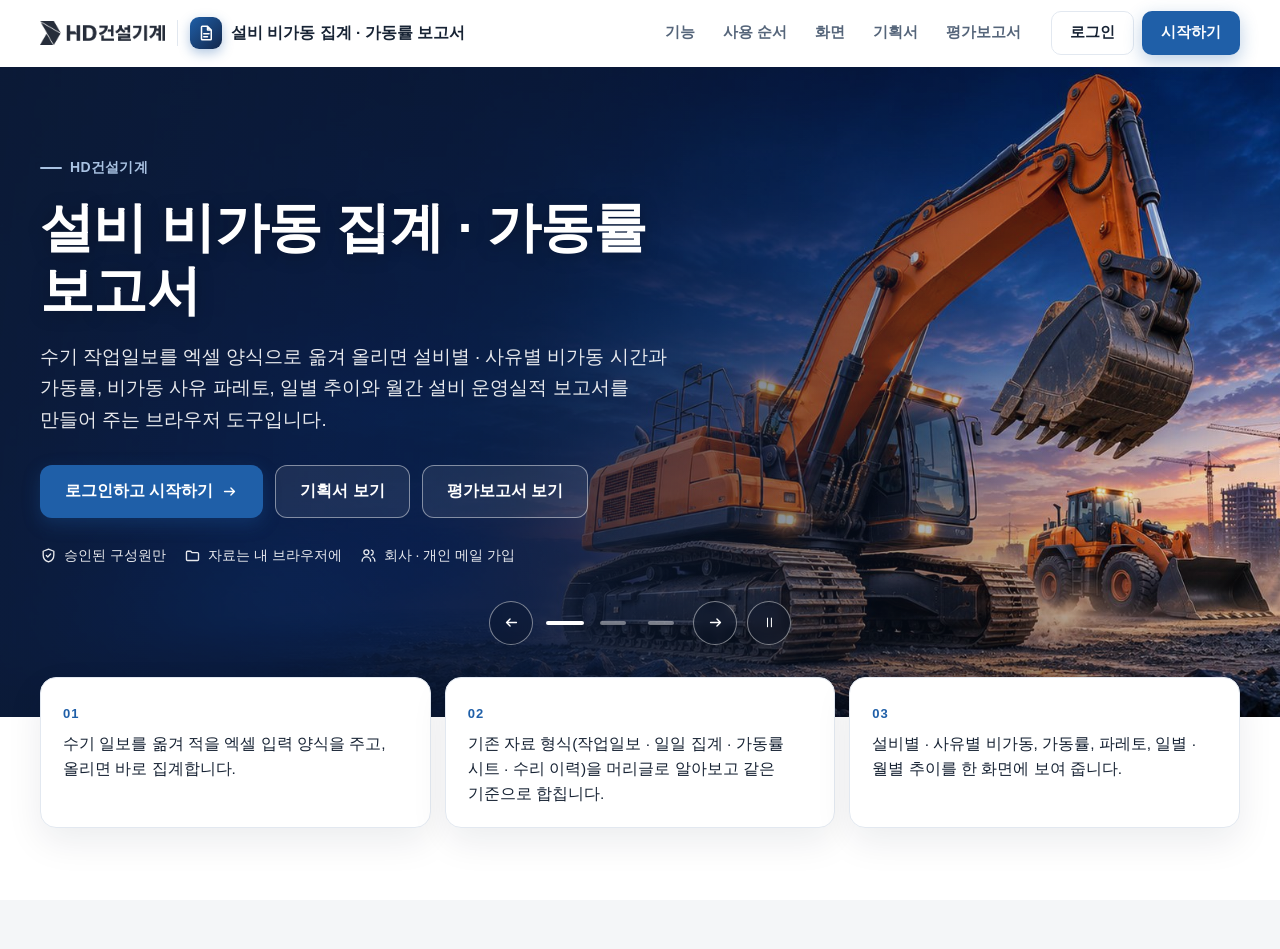
<file: index.html>
<!DOCTYPE html>
<html lang="ko">
<head>
<meta charset="UTF-8">
<meta name="viewport" content="width=device-width, initial-scale=1.0">
<title>설비 비가동 집계 · 가동률 보고서 — 수기 일보에서 월간 설비 운영실적까지</title>
<!-- seo-kit: 검색 · 공유 미리보기(주소를 옮기면 이 묶음의 주소를 내 주소로) -->
<link rel="canonical" href="https://build-2611-11.jobability.co.kr/">
<meta name="robots" content="index,follow">
<meta property="og:type" content="website">
<meta property="og:site_name" content="HD건설기계">
<meta property="og:title" content="HD건설기계 · 설비 비가동 집계 · 가동률 보고서">
<meta property="og:description" content="수기 작업일보를 엑셀 양식으로 옮겨 올리면 설비별 · 사유별 비가동 시간과 가동률, 비가동 사유 파레토, 일별 추이와 월간 설비 운영실적 보고서를 만들어 주는 브라우저 도구입니다.">
<meta property="og:url" content="https://build-2611-11.jobability.co.kr/">
<meta property="og:image" content="https://build-2611-11.jobability.co.kr/og-image.png?v=2">
<meta property="og:image:secure_url" content="https://build-2611-11.jobability.co.kr/og-image.png?v=2">
<meta property="og:image:type" content="image/png">
<meta property="og:image:width" content="1200">
<meta property="og:image:height" content="630">
<meta property="og:image:alt" content="설비 비가동 집계 · 가동률 보고서">
<meta property="og:locale" content="ko_KR">
<meta name="twitter:card" content="summary_large_image">
<meta name="twitter:title" content="HD건설기계 · 설비 비가동 집계 · 가동률 보고서">
<meta name="twitter:description" content="수기 작업일보를 엑셀 양식으로 옮겨 올리면 설비별 · 사유별 비가동 시간과 가동률, 비가동 사유 파레토, 일별 추이와 월간 설비 운영실적 보고서를 만들어 주는 브라우저 도구입니다.">
<meta name="twitter:image" content="https://build-2611-11.jobability.co.kr/og-image.png?v=2">
<!-- /seo-kit -->
<meta name="description" content="수기 작업일보를 엑셀 양식으로 옮겨 올리면 설비별 · 사유별 비가동 시간과 가동률, 비가동 사유 파레토, 일별 추이와 월간 설비 운영실적 보고서를 만들어 주는 브라우저 도구입니다.">
<link rel="icon" href="favicon.svg" type="image/svg+xml">
<link rel="stylesheet" href="css/style.css">
<link rel="stylesheet" href="css/app.css">
<!-- auth-kit: 로그인 전에는 도구 화면을 감춘다(js/auth.js 가 판정 뒤 푼다) -->
<script>document.documentElement.classList.add('auth-lock')</script>
<link rel="stylesheet" href="css/auth.css?v=2026-11-13.13">
<link rel="stylesheet" href="css/board.css?v=2026-11-13.13">
<link rel="stylesheet" href="css/kit-build.css?v=2026-11-13.13">
<!-- /auth-kit -->
</head>
<body>

<nav class="topnav" aria-label="주요 메뉴">
  <div class="topnav-inner">
    <a class="topnav-brand" href="index.html">설비 비가동 집계 · 가동률 보고서 <small>build-2611-11 · 기획 정한결</small></a>
    <ul class="topnav-links">
      <li><a href="#s-data">자료</a></li>
      <li><a href="#s-set">기준</a></li>
      <li><a href="#s-dash">대시보드</a></li>
      <li><a href="#s-report">보고서</a></li>
      <li><a href="scan.html">스캔본 읽기</a></li>
      <li><a href="guide.html">사용법</a></li>
      <li><a href="plan.html">기획서</a></li>
    </ul>
  </div>
</nav>

<header class="hero"><div class="wrap">
  <div class="eyebrow">생성형 AI 업무자동화 전문가과정 · 2차수 · 프로젝트 11 · v1.3</div>
  <h1>설비 비가동 집계 · 가동률 보고서</h1>
  <p>수기 작업일보를 <b>엑셀 양식</b>으로 옮겨 올리면 설비별 · 사유별 <b>비가동 시간</b>과 <b>가동률</b>,
     비가동 사유 <b>파레토</b>, 일별 추이와 <b>월간 설비 운영실적 보고서</b>를 만들어 줍니다.</p>
</div></header>

<main><div class="wrap">

<section id="s-data" class="card">
  <h2 style="margin-top:0">1. 자료를 올리세요</h2>
  <p class="sub">비가동 일보(이 도구의 입력 양식) · 작업자별 작업일보 · 일일 집계 · 설비 가동률 시트 · 수리 이력을 읽습니다. 시트마다 형식을 알아서 판별하고, 틀리면 직접 고를 수 있습니다.</p>
  <label class="drop" id="drop">
    <input type="file" id="file" accept=".xlsx,.xls,.xlsm,.csv" multiple>
    <b>엑셀 파일을 끌어다 놓거나 눌러서 고르세요(여러 개 가능)</b>
    <span>파일은 서버로 올라가지 않습니다 · 계산은 이 브라우저 안에서만 합니다</span>
  </label>
  <div class="btnrow">
    <button class="btn primary" id="btn-sample">예제로 해보기</button>
    <button class="btn" id="btn-template">빈 입력 양식 내려받기</button>
    <button class="btn" id="btn-sample-file">채운 예제 양식 받기</button>
    <button class="btn" id="btn-reset">자료 모두 비우기</button>
    <a class="btn" href="scan.html" id="go-scan">손으로 쓴 일보 스캔본 읽기(v1.3)</a>
  </div>
  <p class="sub" style="margin-top:10px">예제 데이터는 실제 사내 데이터가 아닙니다 — 가짜 설비 6대의 10월 근무일 기록, 가짜 작업자 6명의 작업일보 5일, 가짜 수리 이력 5건입니다.
    기록 실수 몇 건을 일부러 넣어 「확인할 것」이 어떻게 잡히는지 보여 줍니다.</p>
  <ul class="filelist" id="files"></ul>
  <div id="data-status"></div>
</section>

<section id="s-set" class="card">
  <details id="set-box">
    <summary><h2>2. 기준 설정 <small class="sub">설비군별 사유 코드 · 근무 형태 · 계획 시간 기준 — 이 브라우저에 저장됩니다</small></h2></summary>
    <div class="setgrid">
      <div>
        <h3>비가동 사유 코드 <small class="sub">설비군마다 다릅니다 — 같은 글자라도 뜻이 다릅니다</small></h3>
        <h4 class="gh">가공설비 (A~G)</h4>
        <div class="tablewrap"><table id="codes">
          <thead><tr><th>코드</th><th>이름</th><th>설명</th><th></th></tr></thead>
          <tbody></tbody>
        </table></div>
        <div class="btnrow tight"><button class="btn sm" id="btn-addcode">가공 코드 추가</button></div>
        <h4 class="gh">용접설비 (A~H)</h4>
        <div class="tablewrap"><table id="codes-weld">
          <thead><tr><th>코드</th><th>이름</th><th>설명</th><th></th></tr></thead>
          <tbody></tbody>
        </table></div>
        <div class="btnrow tight">
          <button class="btn sm" id="btn-addcode-weld">용접 코드 추가</button>
          <button class="btn sm" id="btn-defcode">코드표 기본값으로</button>
        </div>
        <h3>설비군 <small class="sub">이름에 로봇 · 용접 · ABB · KOBE · 야스카와 또는 MAIN · BOOM · TRACK · SUB · CHASSIS · ARM · BUCKET · BLADE(N호기)가 있으면 용접설비, NC · MCT · 밀링 · 호리젠탈 · 머시닝이 있으면 가공설비. 둘 다 있으면 「확인 필요」 — 여기서 고르세요</small></h3>
        <div class="btnrow tight">
          <button class="btn sm" id="btn-planner-equip" title="가공 10대 · 용접 20대를 군과 함께 등록합니다. 이미 있는 이름은 그대로 둡니다">기획자 설비 목록(2026-11) 불러오기</button>
          <button class="btn sm" id="btn-groups-clear">직접 고른 설비군 모두 지우기</button>
        </div>
        <p id="group-status" aria-live="polite"></p>
        <div id="group-tbl"></div>
      </div>
      <div>
        <h3>근무 형태</h3>
        <div class="form">
          <label>근무 시작 <input type="text" id="set-start" inputmode="numeric"></label>
          <label>주간 종료 <input type="text" id="set-dayEnd" inputmode="numeric"></label>
          <label>주간+야간 종료 <input type="text" id="set-nightEnd" inputmode="numeric"></label>
          <label>쉬는 시간(오전 · 오후 합, 분) <input type="number" id="set-breakMin" min="0" step="5"></label>
          <label class="wide">휴게 구간(인정시간에서 뺌) <input type="text" id="set-rests"></label>
        </div>
        <div id="shift-info"></div>
        <h3>계산 기준</h3>
        <div class="form">
          <label class="wide">계획 시간 기준
            <select id="set-basis">
              <option value="recorded">기록된 계획 시간(없으면 근무 형태 기준)</option>
              <option value="shift">근무 형태 기준(인정시간 − 휴식)</option>
            </select></label>
          <label>목표 가동률(%) <input type="number" id="set-target" min="0" max="100" step="1"></label>
          <label class="chk"><input type="checkbox" id="set-separateRest"> 휴게와 겹친 시간은 뺀다</label>
        </div>
        <div class="btnrow tight"><button class="btn sm" id="btn-defset">근무 형태 기본값으로</button></div>
      </div>
    </div>
  </details>
</section>

<section id="s-dash" class="card" hidden>
  <h2 style="margin-top:0">3. 대시보드</h2>
  <div class="ctrl">
    <label>보기 <select id="kind"></select></label>
    <label>기간 <select id="month"></select></label>
    <span class="sub" id="basis-note"></span>
  </div>
  <div id="kpi"></div>
  <div class="charts two">
    <div><h3 id="bar-title">설비별 가동률</h3><div id="bar-chart" class="chart"></div></div>
    <div><h3>비가동 사유 파레토</h3><div id="pareto" class="chart"></div></div>
  </div>
  <h3>일별 가동률 추이</h3>
  <div id="trend" class="chart"></div>
  <div class="charts two">
    <div><h3>사유별 <small class="sub">큰 순 · 누적 %</small></h3><div class="tablewrap" id="pareto-tbl"></div></div>
    <div><h3 id="by-title">설비별</h3><div class="tablewrap" id="by-tbl"></div></div>
  </div>
  <h3 id="matrix-title">설비 × 사유 비가동(시간)</h3>
  <div class="tablewrap" id="matrix"></div>
  <div id="month-wrap"><h3>월별</h3><div class="tablewrap" id="by-month"></div></div>
  <h3>확인할 것 <small class="sub" id="issue-count"></small></h3>
  <div id="issues"></div>
  <details class="more">
    <summary>일자별 상세 보기</summary>
    <p class="sub"><span class="calc">계산</span> 가동을 적지 않아 계획 − 비가동으로 계산한 값 · <span class="calc">근무 형태</span> 계획 시간이 기록되지 않아 근무 형태로 계산한 값 ·
      <span class="calc">추정</span> 한 칸에 사유가 여럿이라 시간을 똑같이 나눈 값입니다.</p>
    <div class="tablewrap" id="days"></div>
  </details>
</section>

<section id="s-report" class="card" hidden>
  <h2 style="margin-top:0">4. 보고서 · 내보내기</h2>
  <div class="ctrl"><label>부서 이름(선택) <input type="text" id="team" placeholder="예: 생산기술팀"></label></div>
  <div id="summary" class="draftbox"></div>

  <details class="ai" id="ai-box">
    <summary>AI 로 요약 문장 다듬기 (선택)</summary>
    <p class="sub">규칙으로 만든 요약을 보고서 문체로 다듬습니다. 숫자 · 날짜 · 설비 이름은 바꾸지 않도록 요청합니다.
       키는 이 브라우저에만 저장됩니다. 보내기 전에 한 번 더 묻습니다. 키가 없어도 보고서는 그대로 만들어집니다.</p>
    <div class="form">
      <label>제공자
        <select id="ai-provider">
          <option value="openai">OpenAI (gpt-4o-mini)</option>
          <option value="anthropic">Anthropic (claude-haiku-5-5)</option>
        </select></label>
      <label class="wide">API 키 <input type="password" id="ai-key" autocomplete="off" placeholder="sk-..."></label>
    </div>
    <div class="btnrow">
      <button class="btn" id="ai-run">AI 로 다듬기</button>
      <button class="btn" id="ai-forget">저장된 키 지우기</button>
    </div>
    <div id="ai-out"></div>
  </details>

  <div class="btnrow">
    <button class="btn primary" id="btn-print">보고서 인쇄하기</button>
    <button class="btn" id="btn-html">보고서 HTML 저장</button>
    <button class="btn green" id="btn-export">엑셀로 내보내기</button>
  </div>
  <p class="sub" style="margin-top:10px">엑셀 시트: 요약 · 설비별 · 사유별 · 일별 · 월별 · 설비x사유 · 일자별상세 · 가동률양식(회사 가동률 시트 모양) · 확인할것 · 수리이력 · 기준</p>
  <h3>보고서 미리보기</h3>
  <iframe id="preview" title="보고서 미리보기"></iframe>
  <iframe id="print-frame" title="인쇄용" hidden></iframe>
</section>

</div></main>

<footer><div class="wrap">
  생성형 AI 업무자동화 전문가과정 2차수 · 프로젝트 11 · 기획 정한결 ·
  예제 데이터는 실제 사내 데이터가 아닙니다.
</div></footer>

<script src="lib/xlsx.full.min.js"></script>
<script src="js/downtime.js"></script>
<script src="js/app.js"></script>
<!-- auth-kit: 로그인 · 사용 신청 · 승인 · 게시판(키트 정본 data10-00/kit/auth, 적용 build-2611-00/tools/kit) -->
<script src="vendor/supabase.js?v=2026-11-13.13"></script>
<script src="js/auth-config.js?v=2026-11-13.13"></script>
<script src="js/kit-build.js?v=2026-11-13.13"></script>
<script src="js/board.js?v=2026-11-13.13"></script>
<script src="js/auth.js?v=2026-11-13.13"></script>
<!-- /auth-kit -->
</body>
</html>
</file>
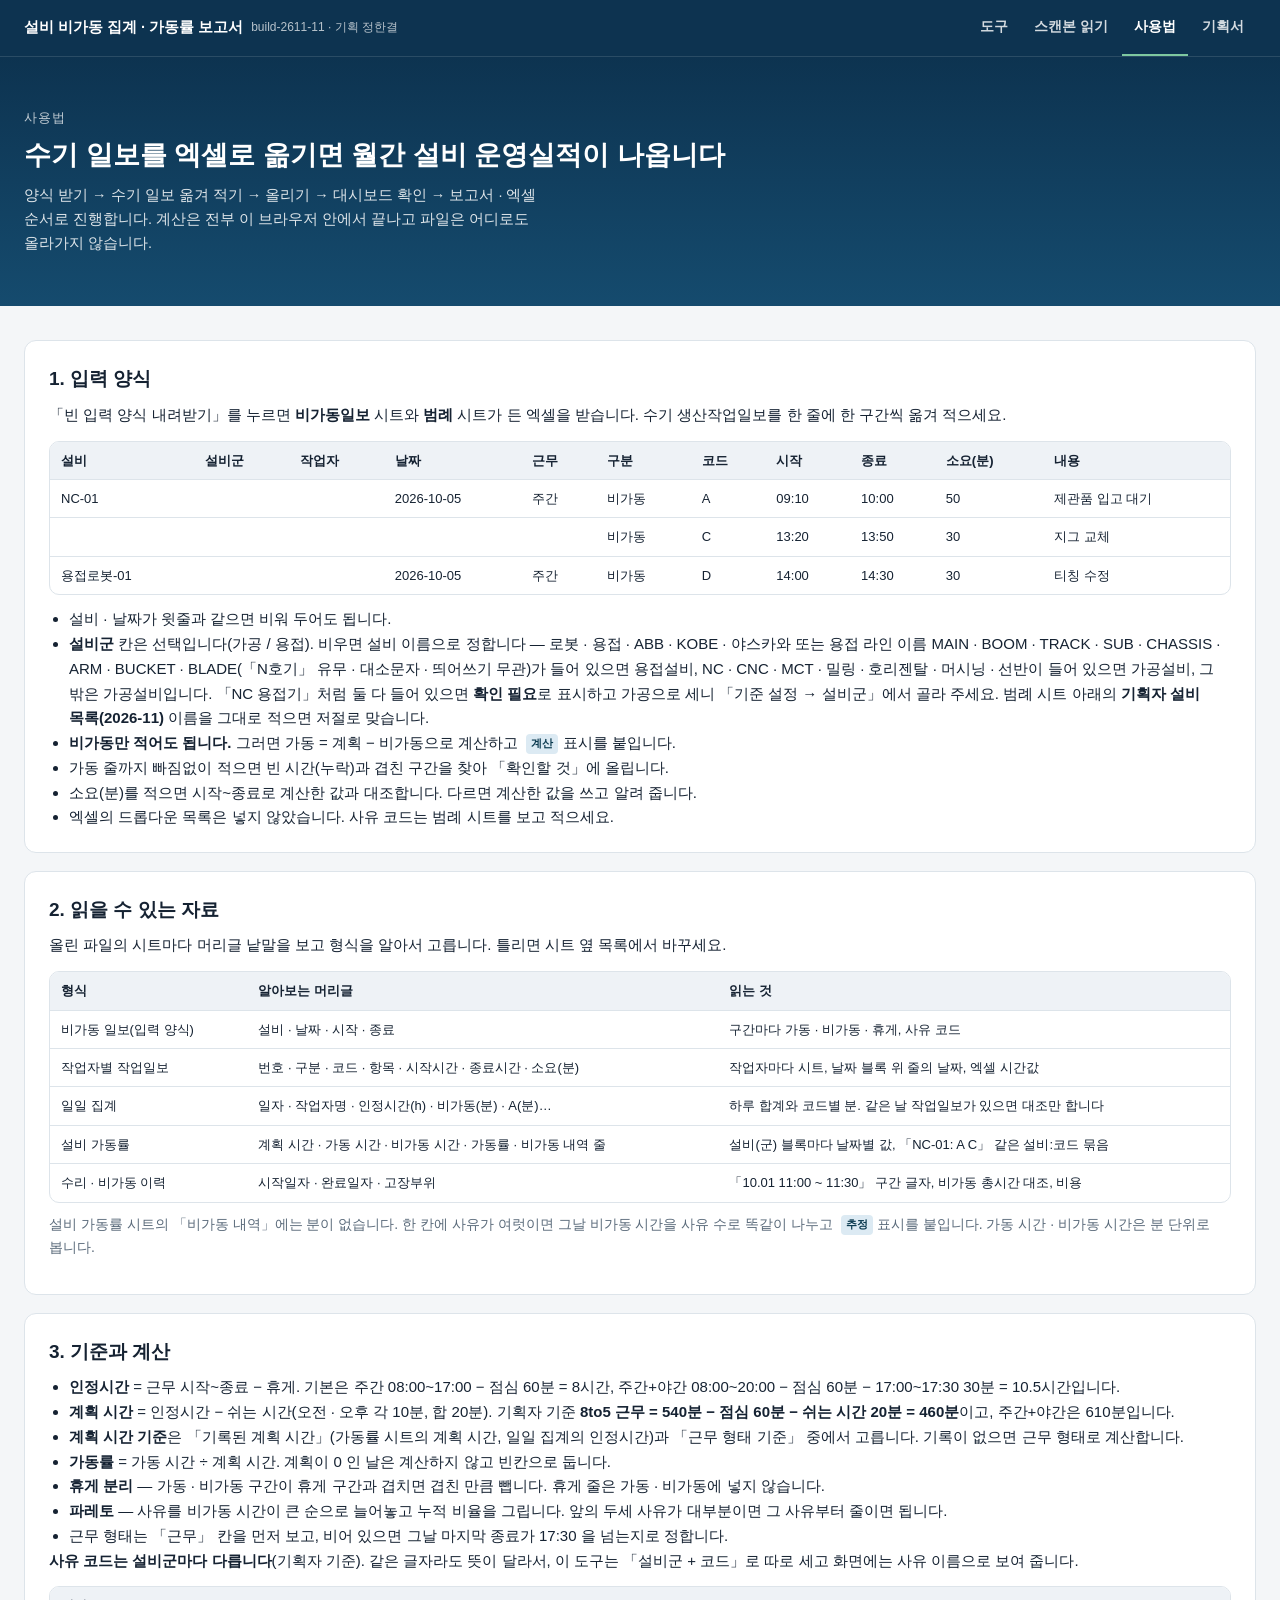
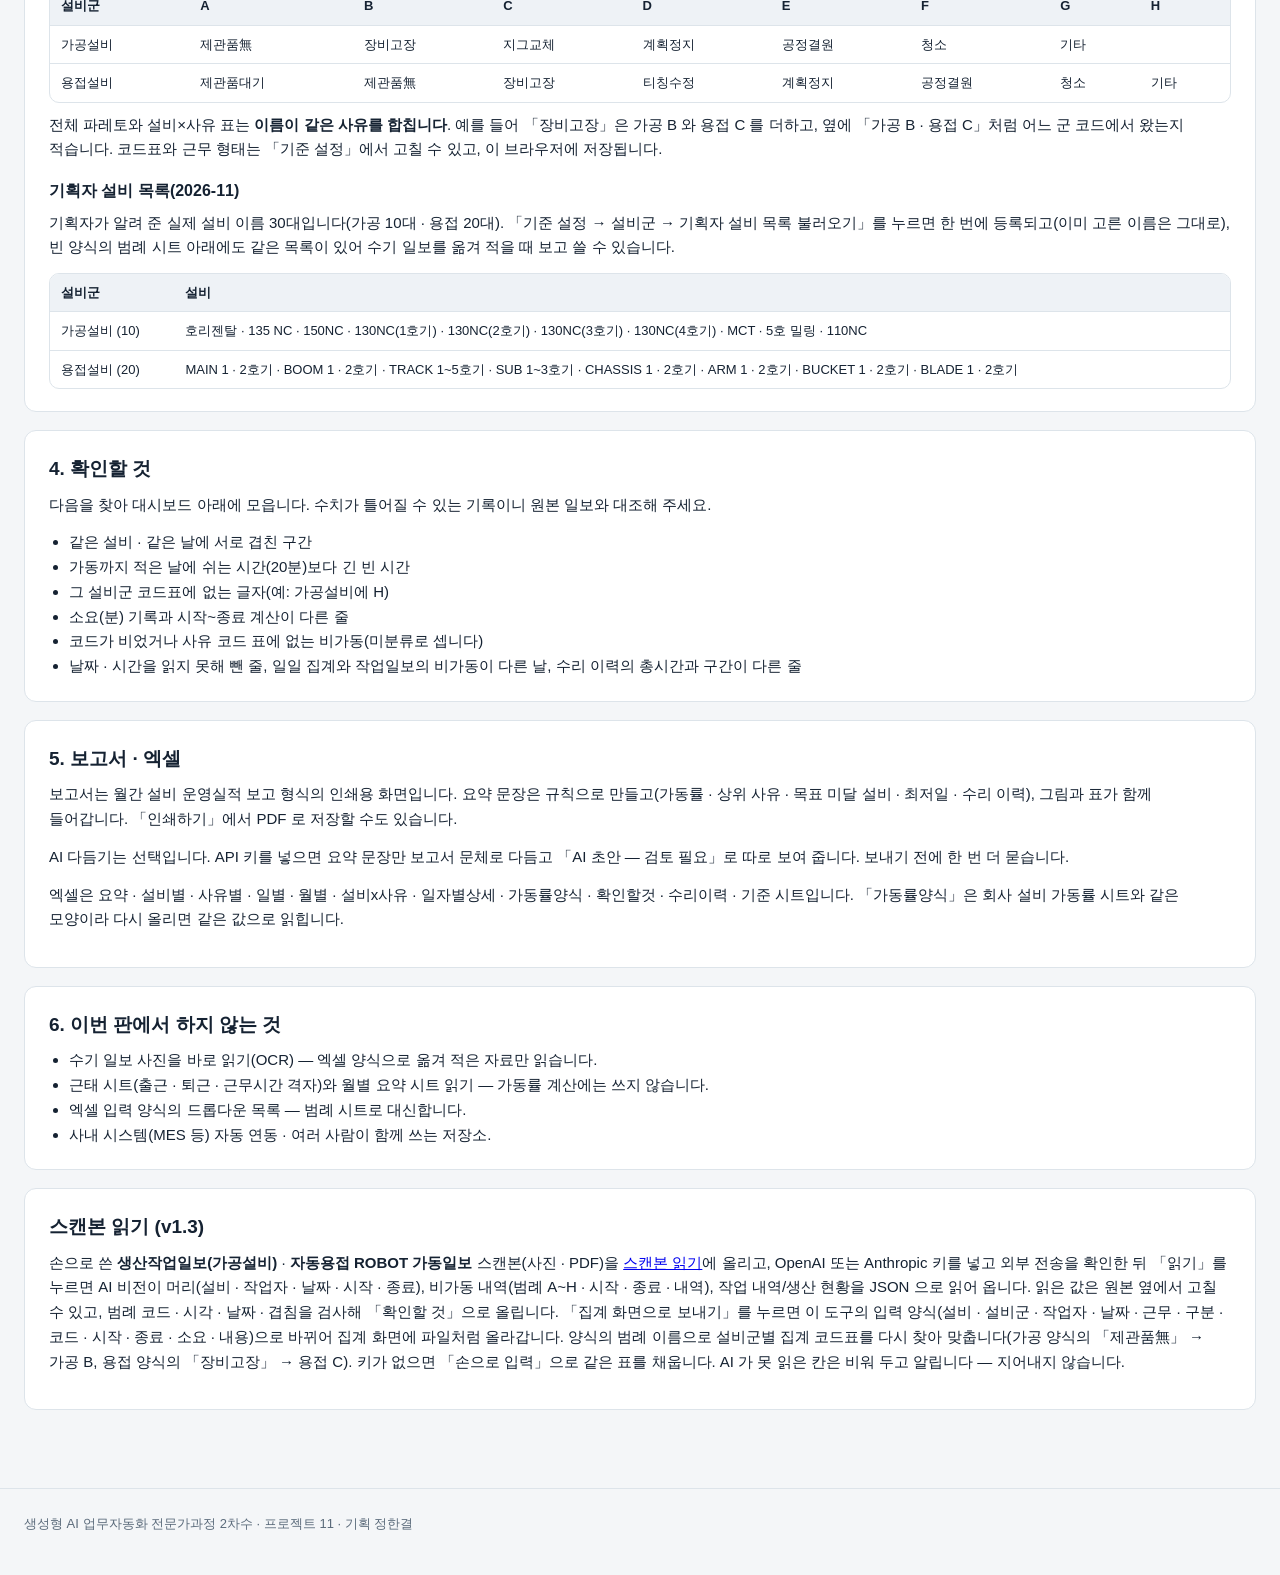
<file: guide.html>
<!DOCTYPE html>
<html lang="ko">
<head>
<meta charset="UTF-8">
<meta name="viewport" content="width=device-width, initial-scale=1.0">
<title>사용법 — 설비 비가동 집계 · 가동률 보고서</title>
<!-- seo-kit: 검색 · 공유 미리보기(주소를 옮기면 이 묶음의 주소를 내 주소로) -->
<link rel="canonical" href="https://build-2611-11.jobability.co.kr/guide.html">
<meta name="robots" content="index,follow">
<meta property="og:type" content="website">
<meta property="og:site_name" content="HD건설기계">
<meta property="og:title" content="사용법 — 설비 비가동 집계 · 가동률 보고서">
<meta property="og:description" content="수기 작업일보를 엑셀 양식으로 옮겨 올리면 설비별 · 사유별 비가동 시간과 가동률, 비가동 사유 파레토, 일별 추이와 월간 설비 운영실적 보고서를 만들어 주는 브라우저 도구입니다.">
<meta property="og:url" content="https://build-2611-11.jobability.co.kr/guide.html">
<meta property="og:image" content="https://build-2611-11.jobability.co.kr/og-image.png?v=2">
<meta property="og:image:secure_url" content="https://build-2611-11.jobability.co.kr/og-image.png?v=2">
<meta property="og:image:type" content="image/png">
<meta property="og:image:width" content="1200">
<meta property="og:image:height" content="630">
<meta property="og:image:alt" content="설비 비가동 집계 · 가동률 보고서">
<meta property="og:locale" content="ko_KR">
<meta name="twitter:card" content="summary_large_image">
<meta name="twitter:title" content="사용법 — 설비 비가동 집계 · 가동률 보고서">
<meta name="twitter:description" content="수기 작업일보를 엑셀 양식으로 옮겨 올리면 설비별 · 사유별 비가동 시간과 가동률, 비가동 사유 파레토, 일별 추이와 월간 설비 운영실적 보고서를 만들어 주는 브라우저 도구입니다.">
<meta name="twitter:image" content="https://build-2611-11.jobability.co.kr/og-image.png?v=2">
<!-- /seo-kit -->
<link rel="icon" href="favicon.svg" type="image/svg+xml">
<link rel="stylesheet" href="css/style.css">
<link rel="stylesheet" href="css/app.css">
</head>
<body>
<nav class="topnav" aria-label="주요 메뉴">
  <div class="topnav-inner">
    <a class="topnav-brand" href="index.html">설비 비가동 집계 · 가동률 보고서 <small>build-2611-11 · 기획 정한결</small></a>
    <ul class="topnav-links">
      <li><a href="index.html">도구</a></li>
      <li><a href="scan.html">스캔본 읽기</a></li>
      <li><a href="guide.html" class="active" aria-current="page">사용법</a></li>
      <li><a href="plan.html">기획서</a></li>
    </ul>
  </div>
</nav>
<header class="hero"><div class="wrap">
  <div class="eyebrow">사용법</div>
  <h1>수기 일보를 엑셀로 옮기면 월간 설비 운영실적이 나옵니다</h1>
  <p>양식 받기 → 수기 일보 옮겨 적기 → 올리기 → 대시보드 확인 → 보고서 · 엑셀 순서로 진행합니다.
  계산은 전부 이 브라우저 안에서 끝나고 파일은 어디로도 올라가지 않습니다.</p>
</div></header>
<main><div class="wrap">
<div class="card">
  <h2 style="margin-top:0">1. 입력 양식</h2>
  <p>「빈 입력 양식 내려받기」를 누르면 <b>비가동일보</b> 시트와 <b>범례</b> 시트가 든 엑셀을 받습니다. 수기 생산작업일보를 한 줄에 한 구간씩 옮겨 적으세요.</p>
  <div class="tablewrap"><table>
    <thead><tr><th>설비</th><th>설비군</th><th>작업자</th><th>날짜</th><th>근무</th><th>구분</th><th>코드</th><th>시작</th><th>종료</th><th>소요(분)</th><th>내용</th></tr></thead>
    <tbody>
      <tr><td>NC-01</td><td></td><td></td><td>2026-10-05</td><td>주간</td><td>비가동</td><td>A</td><td>09:10</td><td>10:00</td><td>50</td><td>제관품 입고 대기</td></tr>
      <tr><td></td><td></td><td></td><td></td><td></td><td>비가동</td><td>C</td><td>13:20</td><td>13:50</td><td>30</td><td>지그 교체</td></tr>
      <tr><td>용접로봇-01</td><td></td><td></td><td>2026-10-05</td><td>주간</td><td>비가동</td><td>D</td><td>14:00</td><td>14:30</td><td>30</td><td>티칭 수정</td></tr>
    </tbody>
  </table></div>
  <ul style="margin:12px 0 0 20px">
    <li>설비 · 날짜가 윗줄과 같으면 비워 두어도 됩니다.</li>
    <li><b>설비군</b> 칸은 선택입니다(가공 / 용접). 비우면 설비 이름으로 정합니다 — 로봇 · 용접 · ABB · KOBE · 야스카와 또는 용접 라인 이름 MAIN · BOOM · TRACK · SUB · CHASSIS · ARM · BUCKET · BLADE(「N호기」 유무 · 대소문자 · 띄어쓰기 무관)가 들어 있으면 용접설비, NC · CNC · MCT · 밀링 · 호리젠탈 · 머시닝 · 선반이 들어 있으면 가공설비, 그 밖은 가공설비입니다. 「NC 용접기」처럼 둘 다 들어 있으면 <b>확인 필요</b>로 표시하고 가공으로 세니 「기준 설정 → 설비군」에서 골라 주세요. 범례 시트 아래의 <b>기획자 설비 목록(2026-11)</b> 이름을 그대로 적으면 저절로 맞습니다.</li>
    <li><b>비가동만 적어도 됩니다.</b> 그러면 가동 = 계획 − 비가동으로 계산하고 <span class="calc">계산</span> 표시를 붙입니다.</li>
    <li>가동 줄까지 빠짐없이 적으면 빈 시간(누락)과 겹친 구간을 찾아 「확인할 것」에 올립니다.</li>
    <li>소요(분)를 적으면 시작~종료로 계산한 값과 대조합니다. 다르면 계산한 값을 쓰고 알려 줍니다.</li>
    <li>엑셀의 드롭다운 목록은 넣지 않았습니다. 사유 코드는 범례 시트를 보고 적으세요.</li>
  </ul>
</div>
<div class="card">
  <h2 style="margin-top:0">2. 읽을 수 있는 자료</h2>
  <p>올린 파일의 시트마다 머리글 낱말을 보고 형식을 알아서 고릅니다. 틀리면 시트 옆 목록에서 바꾸세요.</p>
  <div class="tablewrap"><table>
    <thead><tr><th>형식</th><th>알아보는 머리글</th><th>읽는 것</th></tr></thead>
    <tbody>
      <tr><td>비가동 일보(입력 양식)</td><td>설비 · 날짜 · 시작 · 종료</td><td>구간마다 가동 · 비가동 · 휴게, 사유 코드</td></tr>
      <tr><td>작업자별 작업일보</td><td>번호 · 구분 · 코드 · 항목 · 시작시간 · 종료시간 · 소요(분)</td><td>작업자마다 시트, 날짜 블록 위 줄의 날짜, 엑셀 시간값</td></tr>
      <tr><td>일일 집계</td><td>일자 · 작업자명 · 인정시간(h) · 비가동(분) · A(분)…</td><td>하루 합계와 코드별 분. 같은 날 작업일보가 있으면 대조만 합니다</td></tr>
      <tr><td>설비 가동률</td><td>계획 시간 · 가동 시간 · 비가동 시간 · 가동률 · 비가동 내역 줄</td><td>설비(군) 블록마다 날짜별 값, 「NC-01: A C」 같은 설비:코드 묶음</td></tr>
      <tr><td>수리 · 비가동 이력</td><td>시작일자 · 완료일자 · 고장부위</td><td>「10.01 11:00 ~ 11:30」 구간 글자, 비가동 총시간 대조, 비용</td></tr>
    </tbody>
  </table></div>
  <p class="sub" style="margin-top:10px">설비 가동률 시트의 「비가동 내역」에는 분이 없습니다. 한 칸에 사유가 여럿이면 그날 비가동 시간을 사유 수로 똑같이 나누고 <span class="calc">추정</span> 표시를 붙입니다.
  가동 시간 · 비가동 시간은 분 단위로 봅니다.</p>
</div>
<div class="card">
  <h2 style="margin-top:0">3. 기준과 계산</h2>
  <ul style="margin-left:20px">
    <li><b>인정시간</b> = 근무 시작~종료 − 휴게. 기본은 주간 08:00~17:00 − 점심 60분 = 8시간, 주간+야간 08:00~20:00 − 점심 60분 − 17:00~17:30 30분 = 10.5시간입니다.</li>
    <li><b>계획 시간</b> = 인정시간 − 쉬는 시간(오전 · 오후 각 10분, 합 20분). 기획자 기준 <b>8to5 근무 = 540분 − 점심 60분 − 쉬는 시간 20분 = 460분</b>이고, 주간+야간은 610분입니다.</li>
    <li><b>계획 시간 기준</b>은 「기록된 계획 시간」(가동률 시트의 계획 시간, 일일 집계의 인정시간)과 「근무 형태 기준」 중에서 고릅니다. 기록이 없으면 근무 형태로 계산합니다.</li>
    <li><b>가동률</b> = 가동 시간 ÷ 계획 시간. 계획이 0 인 날은 계산하지 않고 빈칸으로 둡니다.</li>
    <li><b>휴게 분리</b> — 가동 · 비가동 구간이 휴게 구간과 겹치면 겹친 만큼 뺍니다. 휴게 줄은 가동 · 비가동에 넣지 않습니다.</li>
    <li><b>파레토</b> — 사유를 비가동 시간이 큰 순으로 늘어놓고 누적 비율을 그립니다. 앞의 두세 사유가 대부분이면 그 사유부터 줄이면 됩니다.</li>
    <li>근무 형태는 「근무」 칸을 먼저 보고, 비어 있으면 그날 마지막 종료가 17:30 을 넘는지로 정합니다.</li>
  </ul>
  <p><b>사유 코드는 설비군마다 다릅니다</b>(기획자 기준). 같은 글자라도 뜻이 달라서, 이 도구는 「설비군 + 코드」로 따로 세고 화면에는 사유 이름으로 보여 줍니다.</p>
  <div class="tablewrap"><table>
    <thead><tr><th>설비군</th><th>A</th><th>B</th><th>C</th><th>D</th><th>E</th><th>F</th><th>G</th><th>H</th></tr></thead>
    <tbody>
      <tr><td>가공설비</td><td>제관품無</td><td>장비고장</td><td>지그교체</td><td>계획정지</td><td>공정결원</td><td>청소</td><td>기타</td><td></td></tr>
      <tr><td>용접설비</td><td>제관품대기</td><td>제관품無</td><td>장비고장</td><td>티칭수정</td><td>계획정지</td><td>공정결원</td><td>청소</td><td>기타</td></tr>
    </tbody>
  </table></div>
  <p style="margin-top:10px">전체 파레토와 설비×사유 표는 <b>이름이 같은 사유를 합칩니다</b>. 예를 들어 「장비고장」은 가공 B 와 용접 C 를 더하고, 옆에 「가공 B · 용접 C」처럼 어느 군 코드에서 왔는지 적습니다.
  코드표와 근무 형태는 「기준 설정」에서 고칠 수 있고, 이 브라우저에 저장됩니다.</p>
  <h3 style="margin:16px 0 6px">기획자 설비 목록(2026-11)</h3>
  <p>기획자가 알려 준 실제 설비 이름 30대입니다(가공 10대 · 용접 20대). 「기준 설정 → 설비군 → 기획자 설비 목록 불러오기」를 누르면 한 번에 등록되고(이미 고른 이름은 그대로), 빈 양식의 범례 시트 아래에도 같은 목록이 있어 수기 일보를 옮겨 적을 때 보고 쓸 수 있습니다.</p>
  <div class="tablewrap"><table>
    <thead><tr><th>설비군</th><th>설비</th></tr></thead>
    <tbody>
      <tr><td>가공설비 (10)</td><td>호리젠탈 · 135 NC · 150NC · 130NC(1호기) · 130NC(2호기) · 130NC(3호기) · 130NC(4호기) · MCT · 5호 밀링 · 110NC</td></tr>
      <tr><td>용접설비 (20)</td><td>MAIN 1 · 2호기 · BOOM 1 · 2호기 · TRACK 1~5호기 · SUB 1~3호기 · CHASSIS 1 · 2호기 · ARM 1 · 2호기 · BUCKET 1 · 2호기 · BLADE 1 · 2호기</td></tr>
    </tbody>
  </table></div>
</div>
<div class="card">
  <h2 style="margin-top:0">4. 확인할 것</h2>
  <p>다음을 찾아 대시보드 아래에 모읍니다. 수치가 틀어질 수 있는 기록이니 원본 일보와 대조해 주세요.</p>
  <ul style="margin-left:20px">
    <li>같은 설비 · 같은 날에 서로 겹친 구간</li>
    <li>가동까지 적은 날에 쉬는 시간(20분)보다 긴 빈 시간</li>
    <li>그 설비군 코드표에 없는 글자(예: 가공설비에 H)</li>
    <li>소요(분) 기록과 시작~종료 계산이 다른 줄</li>
    <li>코드가 비었거나 사유 코드 표에 없는 비가동(미분류로 셉니다)</li>
    <li>날짜 · 시간을 읽지 못해 뺀 줄, 일일 집계와 작업일보의 비가동이 다른 날, 수리 이력의 총시간과 구간이 다른 줄</li>
  </ul>
</div>
<div class="card">
  <h2 style="margin-top:0">5. 보고서 · 엑셀</h2>
  <p>보고서는 월간 설비 운영실적 보고 형식의 인쇄용 화면입니다. 요약 문장은 규칙으로 만들고(가동률 · 상위 사유 · 목표 미달 설비 · 최저일 · 수리 이력), 그림과 표가 함께 들어갑니다.
  「인쇄하기」에서 PDF 로 저장할 수도 있습니다.</p>
  <p>AI 다듬기는 선택입니다. API 키를 넣으면 요약 문장만 보고서 문체로 다듬고 「AI 초안 — 검토 필요」로 따로 보여 줍니다. 보내기 전에 한 번 더 묻습니다.</p>
  <p>엑셀은 요약 · 설비별 · 사유별 · 일별 · 월별 · 설비x사유 · 일자별상세 · 가동률양식 · 확인할것 · 수리이력 · 기준 시트입니다. 「가동률양식」은 회사 설비 가동률 시트와 같은 모양이라 다시 올리면 같은 값으로 읽힙니다.</p>
</div>
<div class="card">
  <h2 style="margin-top:0">6. 이번 판에서 하지 않는 것</h2>
  <ul style="margin-left:20px">
    <li>수기 일보 사진을 바로 읽기(OCR) — 엑셀 양식으로 옮겨 적은 자료만 읽습니다.</li>
    <li>근태 시트(출근 · 퇴근 · 근무시간 격자)와 월별 요약 시트 읽기 — 가동률 계산에는 쓰지 않습니다.</li>
    <li>엑셀 입력 양식의 드롭다운 목록 — 범례 시트로 대신합니다.</li>
    <li>사내 시스템(MES 등) 자동 연동 · 여러 사람이 함께 쓰는 저장소.</li>
  </ul>
</div>
<div class="card" id="g-scan">
  <h2 style="margin-top:0">스캔본 읽기 (v1.3)</h2>
  <p>손으로 쓴 <b>생산작업일보(가공설비)</b> · <b>자동용접 ROBOT 가동일보</b> 스캔본(사진 · PDF)을 <a href="scan.html">스캔본 읽기</a>에 올리고, OpenAI 또는 Anthropic 키를 넣고 외부 전송을 확인한 뒤 「읽기」를 누르면 AI 비전이 머리(설비 · 작업자 · 날짜 · 시작 · 종료), 비가동 내역(범례 A~H · 시작 · 종료 · 내역), 작업 내역/생산 현황을 JSON 으로 읽어 옵니다.
  읽은 값은 원본 옆에서 고칠 수 있고, 범례 코드 · 시각 · 날짜 · 겹침을 검사해 「확인할 것」으로 올립니다. 「집계 화면으로 보내기」를 누르면 이 도구의 입력 양식(설비 · 설비군 · 작업자 · 날짜 · 근무 · 구분 · 코드 · 시작 · 종료 · 소요 · 내용)으로 바뀌어 집계 화면에 파일처럼 올라갑니다. 양식의 범례 이름으로 설비군별 집계 코드표를 다시 찾아 맞춥니다(가공 양식의 「제관품無」 → 가공 B, 용접 양식의 「장비고장」 → 용접 C).
  키가 없으면 「손으로 입력」으로 같은 표를 채웁니다. AI 가 못 읽은 칸은 비워 두고 알립니다 — 지어내지 않습니다.</p>
</div>
</div></main>
<footer><div class="wrap">생성형 AI 업무자동화 전문가과정 2차수 · 프로젝트 11 · 기획 정한결</div></footer>
</body>
</html>
</file>
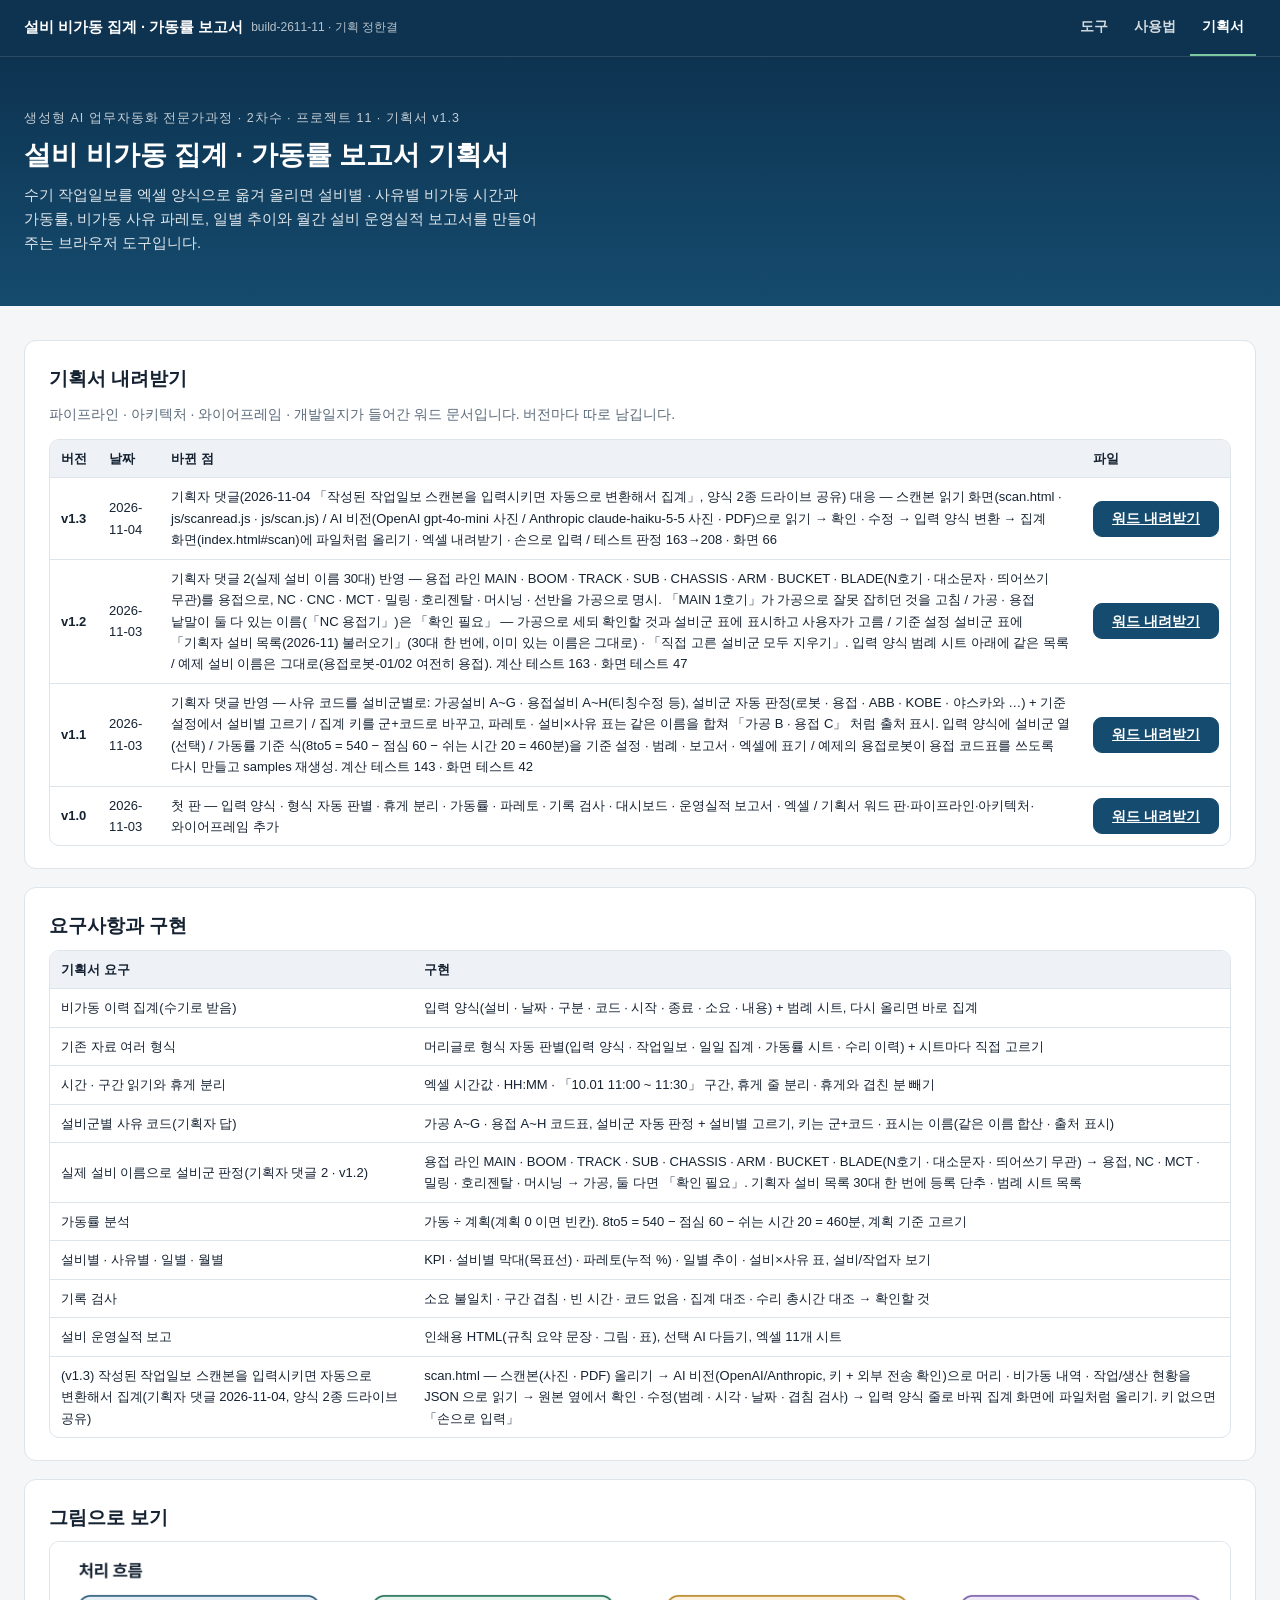
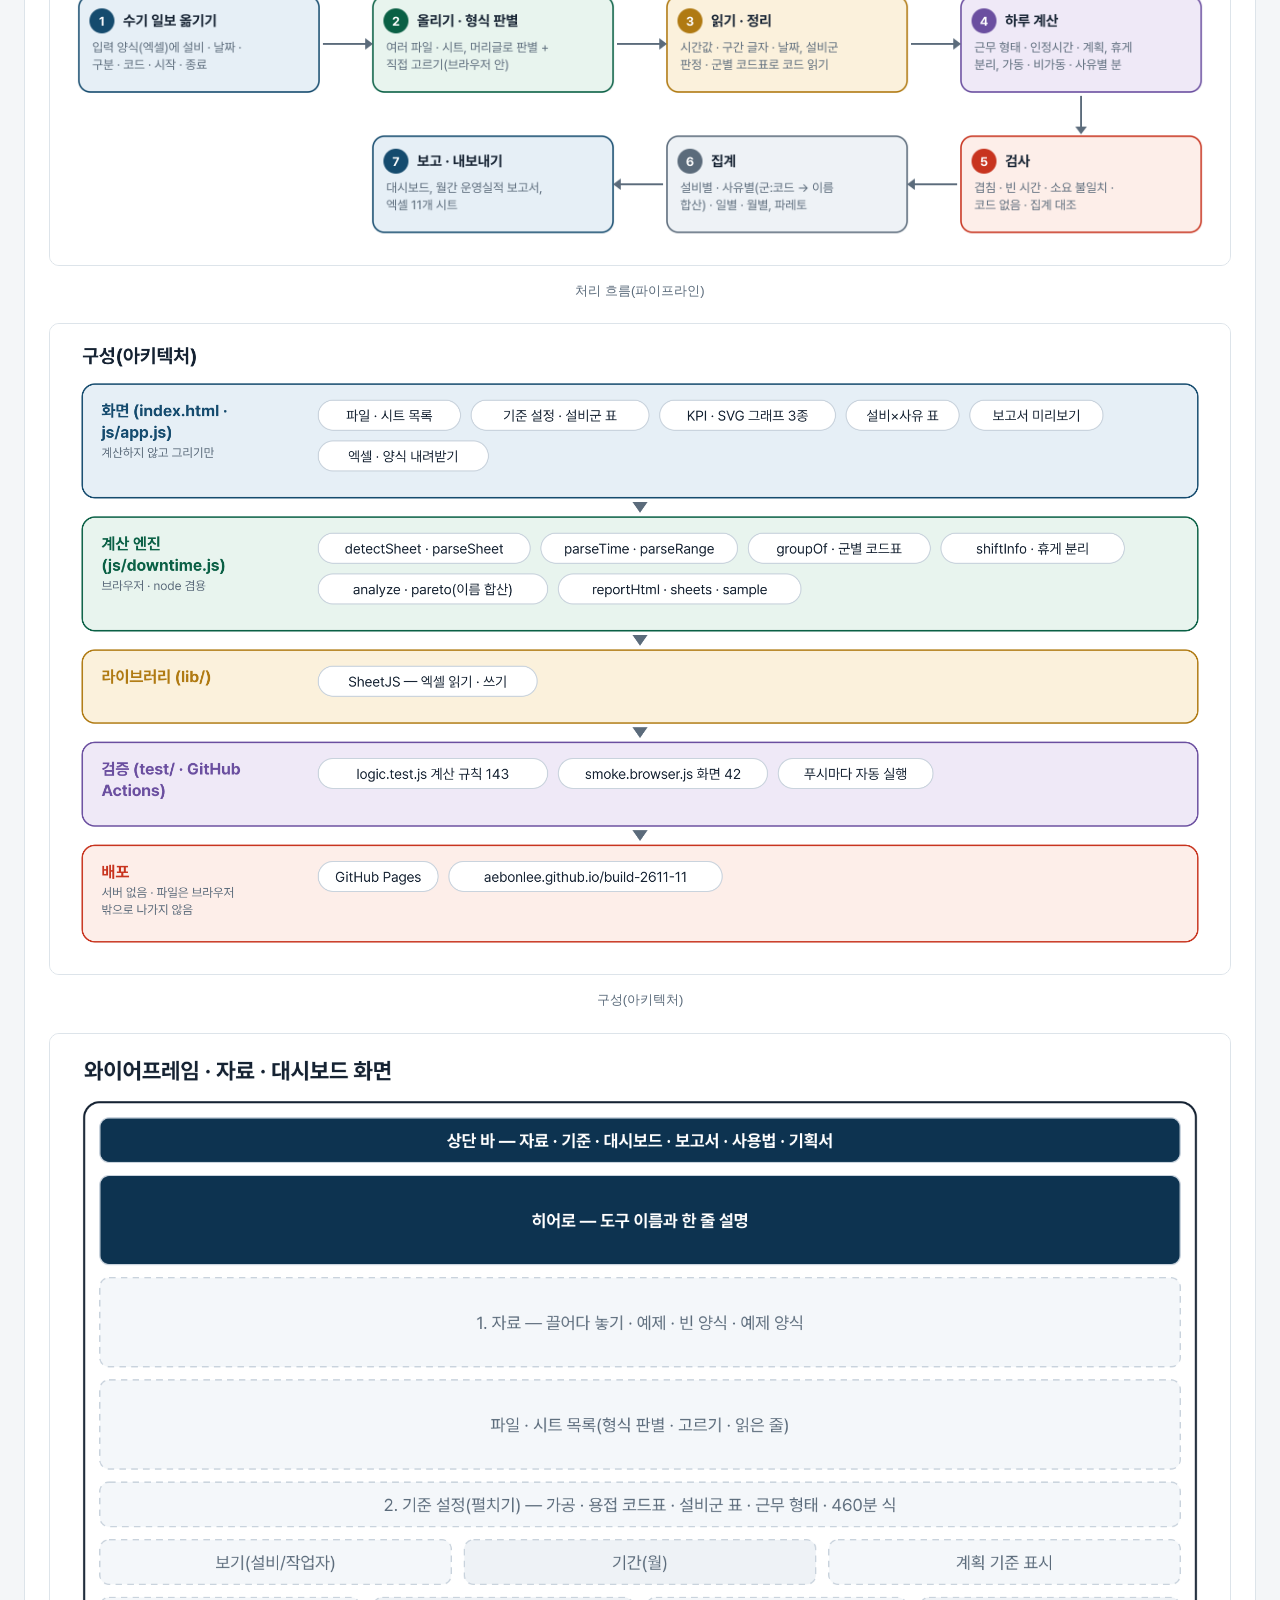
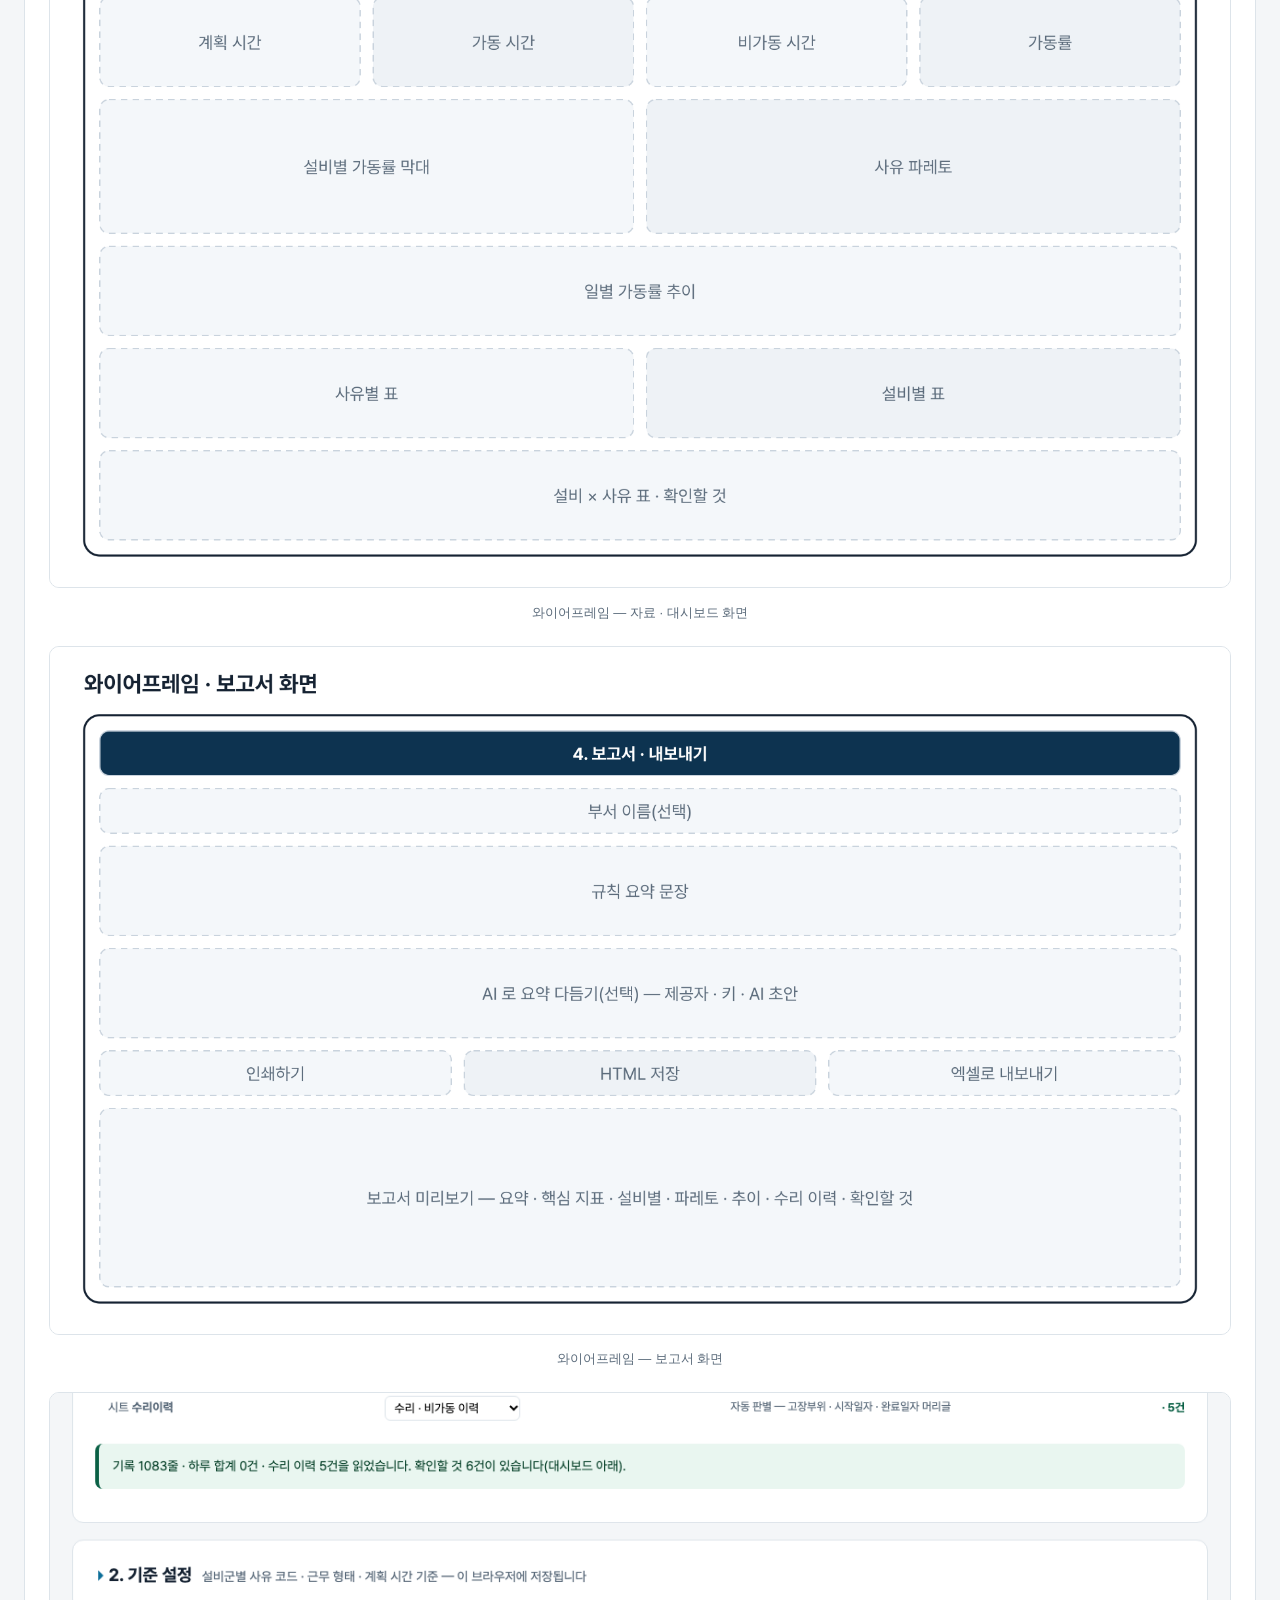
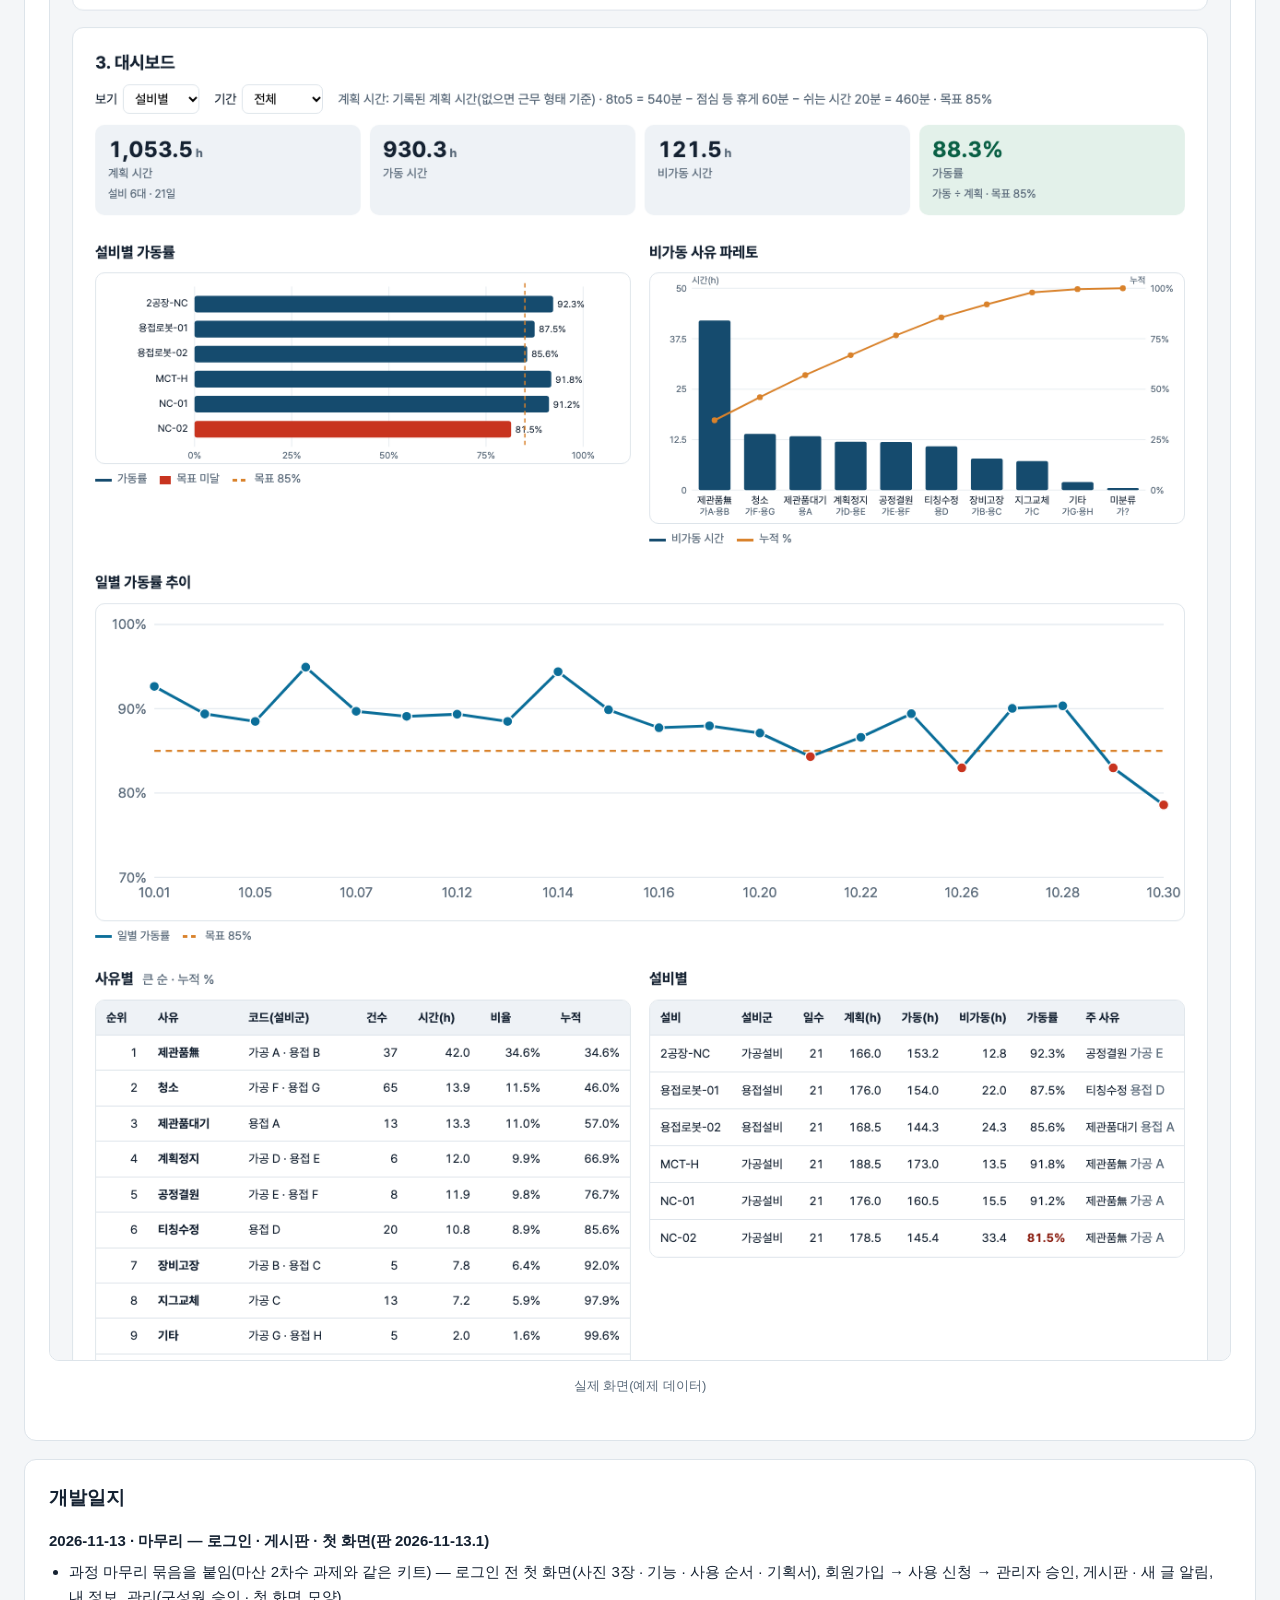
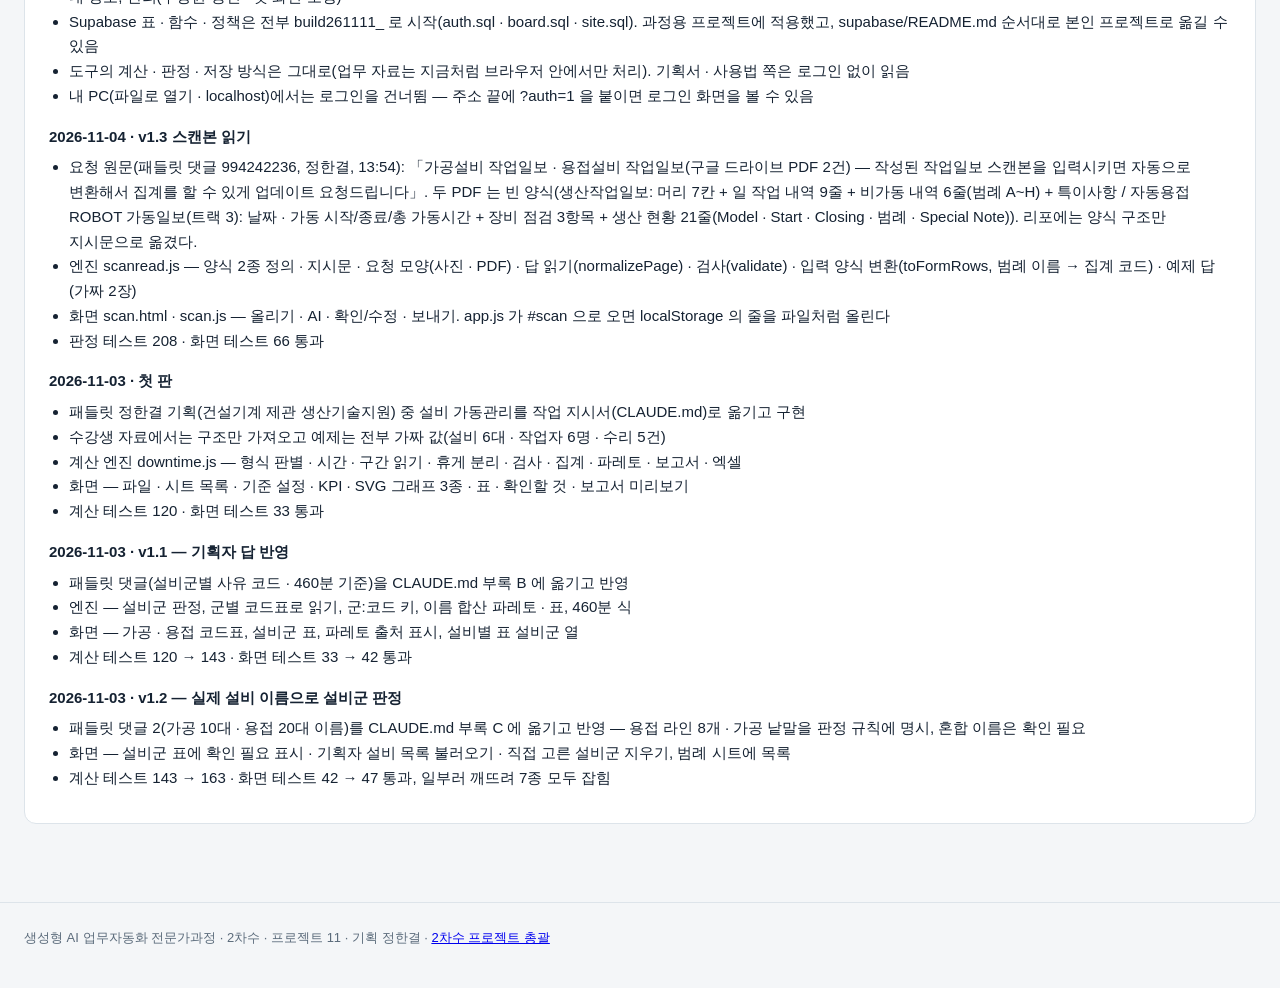
<file: plan.html>
<!DOCTYPE html>
<html lang="ko">
<head>
<meta charset="UTF-8">
<meta name="viewport" content="width=device-width, initial-scale=1.0">
<title>기획서 — 설비 비가동 집계 · 가동률 보고서</title>
<!-- seo-kit: 검색 · 공유 미리보기(주소를 옮기면 이 묶음의 주소를 내 주소로) -->
<link rel="canonical" href="https://build-2611-11.jobability.co.kr/plan.html">
<meta name="robots" content="index,follow">
<meta property="og:type" content="website">
<meta property="og:site_name" content="HD건설기계">
<meta property="og:title" content="기획서 — 설비 비가동 집계 · 가동률 보고서">
<meta property="og:description" content="수기 작업일보를 엑셀 양식으로 옮겨 올리면 설비별 · 사유별 비가동 시간과 가동률, 비가동 사유 파레토, 일별 추이와 월간 설비 운영실적 보고서를 만들어 주는 브라우저 도구입니다.">
<meta property="og:url" content="https://build-2611-11.jobability.co.kr/plan.html">
<meta property="og:image" content="https://build-2611-11.jobability.co.kr/og-image.png?v=2">
<meta property="og:image:secure_url" content="https://build-2611-11.jobability.co.kr/og-image.png?v=2">
<meta property="og:image:type" content="image/png">
<meta property="og:image:width" content="1200">
<meta property="og:image:height" content="630">
<meta property="og:image:alt" content="설비 비가동 집계 · 가동률 보고서">
<meta property="og:locale" content="ko_KR">
<meta name="twitter:card" content="summary_large_image">
<meta name="twitter:title" content="기획서 — 설비 비가동 집계 · 가동률 보고서">
<meta name="twitter:description" content="수기 작업일보를 엑셀 양식으로 옮겨 올리면 설비별 · 사유별 비가동 시간과 가동률, 비가동 사유 파레토, 일별 추이와 월간 설비 운영실적 보고서를 만들어 주는 브라우저 도구입니다.">
<meta name="twitter:image" content="https://build-2611-11.jobability.co.kr/og-image.png?v=2">
<!-- /seo-kit -->
<link rel="icon" href="favicon.svg" type="image/svg+xml">
<link rel="stylesheet" href="css/style.css">
<style>
.plan-figs figure{margin:0 0 22px;} .plan-figs img{width:100%;height:auto;border:1px solid var(--line);border-radius:10px;background:#fff;}
.plan-figs figcaption{font-size:13px;color:var(--sub);text-align:center;margin-top:6px;}
.plan td{white-space:normal;} .plan td .btn{min-height:36px;white-space:nowrap;}
h3{font-size:15px;margin:16px 0 6px;} main ul{margin:0 0 10px 20px;}
</style>
</head>
<body>
<nav class="topnav" aria-label="주요 메뉴">
  <div class="topnav-inner">
    <a class="topnav-brand" href="index.html">설비 비가동 집계 · 가동률 보고서 <small>build-2611-11 · 기획 정한결</small></a>
    <ul class="topnav-links">
      <li><a href="index.html">도구</a></li>
      <li><a href="guide.html">사용법</a></li>
      <li><a href="plan.html" class="active" aria-current="page">기획서</a></li>
    </ul>
  </div>
</nav>
<header class="hero"><div class="wrap">
  <div class="eyebrow">생성형 AI 업무자동화 전문가과정 · 2차수 · 프로젝트 11 · 기획서 v1.3</div>
  <h1>설비 비가동 집계 · 가동률 보고서 기획서</h1>
  <p>수기 작업일보를 엑셀 양식으로 옮겨 올리면 설비별 · 사유별 비가동 시간과 가동률, 비가동 사유 파레토, 일별 추이와 월간 설비 운영실적 보고서를 만들어 주는 브라우저 도구입니다.</p>
</div></header>
<main><div class="wrap">
<div class="card">
  <h2 style="margin-top:0">기획서 내려받기</h2>
  <p class="sub">파이프라인 · 아키텍처 · 와이어프레임 · 개발일지가 들어간 워드 문서입니다. 버전마다 따로 남깁니다.</p>
  <div class="tablewrap plan"><table><thead><tr><th>버전</th><th>날짜</th><th>바뀐 점</th><th>파일</th></tr></thead><tbody><tr><td><b>v1.3</b></td><td>2026-11-04</td><td>기획자 댓글(2026-11-04 「작성된 작업일보 스캔본을 입력시키면 자동으로 변환해서 집계」, 양식 2종 드라이브 공유) 대응 — 스캔본 읽기 화면(scan.html · js/scanread.js · js/scan.js) / AI 비전(OpenAI gpt-4o-mini 사진 / Anthropic claude-haiku-5-5 사진 · PDF)으로 읽기 → 확인 · 수정 → 입력 양식 변환 → 집계 화면(index.html#scan)에 파일처럼 올리기 · 엑셀 내려받기 · 손으로 입력 / 테스트 판정 163→208 · 화면 66</td><td><a class="btn primary" href="docs/기획서/build-2611-11_정한결_설비비가동집계가동률보고서_기획서_v1.3.docx" download>워드 내려받기</a></td></tr><tr><td><b>v1.2</b></td><td>2026-11-03</td><td>기획자 댓글 2(실제 설비 이름 30대) 반영 — 용접 라인 MAIN · BOOM · TRACK · SUB · CHASSIS · ARM · BUCKET · BLADE(N호기 · 대소문자 · 띄어쓰기 무관)를 용접으로, NC · CNC · MCT · 밀링 · 호리젠탈 · 머시닝 · 선반을 가공으로 명시. 「MAIN 1호기」가 가공으로 잘못 잡히던 것을 고침 / 가공 · 용접 낱말이 둘 다 있는 이름(「NC 용접기」)은 「확인 필요」 — 가공으로 세되 확인할 것과 설비군 표에 표시하고 사용자가 고름 / 기준 설정 설비군 표에 「기획자 설비 목록(2026-11) 불러오기」(30대 한 번에, 이미 있는 이름은 그대로) · 「직접 고른 설비군 모두 지우기」. 입력 양식 범례 시트 아래에 같은 목록 / 예제 설비 이름은 그대로(용접로봇-01/02 여전히 용접). 계산 테스트 163 · 화면 테스트 47</td><td><a class="btn primary" href="docs/기획서/build-2611-11_정한결_설비비가동집계가동률보고서_기획서_v1.2.docx" download>워드 내려받기</a></td></tr><tr><td><b>v1.1</b></td><td>2026-11-03</td><td>기획자 댓글 반영 — 사유 코드를 설비군별로: 가공설비 A~G · 용접설비 A~H(티칭수정 등), 설비군 자동 판정(로봇 · 용접 · ABB · KOBE · 야스카와 …) + 기준 설정에서 설비별 고르기 / 집계 키를 군+코드로 바꾸고, 파레토 · 설비×사유 표는 같은 이름을 합쳐 「가공 B · 용접 C」 처럼 출처 표시. 입력 양식에 설비군 열(선택) / 가동률 기준 식(8to5 = 540 − 점심 60 − 쉬는 시간 20 = 460분)을 기준 설정 · 범례 · 보고서 · 엑셀에 표기 / 예제의 용접로봇이 용접 코드표를 쓰도록 다시 만들고 samples 재생성. 계산 테스트 143 · 화면 테스트 42</td><td><a class="btn primary" href="docs/기획서/build-2611-11_정한결_설비비가동집계가동률보고서_기획서_v1.1.docx" download>워드 내려받기</a></td></tr><tr><td><b>v1.0</b></td><td>2026-11-03</td><td>첫 판 — 입력 양식 · 형식 자동 판별 · 휴게 분리 · 가동률 · 파레토 · 기록 검사 · 대시보드 · 운영실적 보고서 · 엑셀 / 기획서 워드 판·파이프라인·아키텍처·와이어프레임 추가</td><td><a class="btn primary" href="docs/기획서/build-2611-11_정한결_설비비가동집계가동률보고서_기획서_v1.0.docx" download>워드 내려받기</a></td></tr></tbody></table></div>
</div>
<div class="card plan">
  <h2 style="margin-top:0">요구사항과 구현</h2>
  <div class="tablewrap"><table><thead><tr><th>기획서 요구</th><th>구현</th></tr></thead><tbody><tr><td>비가동 이력 집계(수기로 받음)</td><td>입력 양식(설비 · 날짜 · 구분 · 코드 · 시작 · 종료 · 소요 · 내용) + 범례 시트, 다시 올리면 바로 집계</td></tr><tr><td>기존 자료 여러 형식</td><td>머리글로 형식 자동 판별(입력 양식 · 작업일보 · 일일 집계 · 가동률 시트 · 수리 이력) + 시트마다 직접 고르기</td></tr><tr><td>시간 · 구간 읽기와 휴게 분리</td><td>엑셀 시간값 · HH:MM · 「10.01 11:00 ~ 11:30」 구간, 휴게 줄 분리 · 휴게와 겹친 분 빼기</td></tr><tr><td>설비군별 사유 코드(기획자 답)</td><td>가공 A~G · 용접 A~H 코드표, 설비군 자동 판정 + 설비별 고르기, 키는 군+코드 · 표시는 이름(같은 이름 합산 · 출처 표시)</td></tr><tr><td>실제 설비 이름으로 설비군 판정(기획자 댓글 2 · v1.2)</td><td>용접 라인 MAIN · BOOM · TRACK · SUB · CHASSIS · ARM · BUCKET · BLADE(N호기 · 대소문자 · 띄어쓰기 무관) → 용접, NC · MCT · 밀링 · 호리젠탈 · 머시닝 → 가공, 둘 다면 「확인 필요」. 기획자 설비 목록 30대 한 번에 등록 단추 · 범례 시트 목록</td></tr><tr><td>가동률 분석</td><td>가동 ÷ 계획(계획 0 이면 빈칸). 8to5 = 540 − 점심 60 − 쉬는 시간 20 = 460분, 계획 기준 고르기</td></tr><tr><td>설비별 · 사유별 · 일별 · 월별</td><td>KPI · 설비별 막대(목표선) · 파레토(누적 %) · 일별 추이 · 설비×사유 표, 설비/작업자 보기</td></tr><tr><td>기록 검사</td><td>소요 불일치 · 구간 겹침 · 빈 시간 · 코드 없음 · 집계 대조 · 수리 총시간 대조 → 확인할 것</td></tr><tr><td>설비 운영실적 보고</td><td>인쇄용 HTML(규칙 요약 문장 · 그림 · 표), 선택 AI 다듬기, 엑셀 11개 시트</td></tr><tr><td>(v1.3) 작성된 작업일보 스캔본을 입력시키면 자동으로 변환해서 집계(기획자 댓글 2026-11-04, 양식 2종 드라이브 공유)</td><td>scan.html — 스캔본(사진 · PDF) 올리기 → AI 비전(OpenAI/Anthropic, 키 + 외부 전송 확인)으로 머리 · 비가동 내역 · 작업/생산 현황을 JSON 으로 읽기 → 원본 옆에서 확인 · 수정(범례 · 시각 · 날짜 · 겹침 검사) → 입력 양식 줄로 바꿔 집계 화면에 파일처럼 올리기. 키 없으면 「손으로 입력」</td></tr></tbody></table></div>
</div>
<div class="card plan-figs"><h2 style="margin-top:0">그림으로 보기</h2><figure><img src="docs/img/pipeline.png" alt="처리 흐름(파이프라인)" loading="lazy"><figcaption>처리 흐름(파이프라인)</figcaption></figure><figure><img src="docs/img/architecture.png" alt="구성(아키텍처)" loading="lazy"><figcaption>구성(아키텍처)</figcaption></figure><figure><img src="docs/img/wireframe-1.png" alt="와이어프레임 — 자료 · 대시보드 화면" loading="lazy"><figcaption>와이어프레임 — 자료 · 대시보드 화면</figcaption></figure><figure><img src="docs/img/wireframe-2.png" alt="와이어프레임 — 보고서 화면" loading="lazy"><figcaption>와이어프레임 — 보고서 화면</figcaption></figure><figure><img src="docs/img/screen.png" alt="실제 화면(예제 데이터)" loading="lazy"><figcaption>실제 화면(예제 데이터)</figcaption></figure></div>
<div class="card"><h2 style="margin-top:0">개발일지</h2><h3>2026-11-13 · 마무리 — 로그인 · 게시판 · 첫 화면(판 2026-11-13.1)</h3><ul><li>과정 마무리 묶음을 붙임(마산 2차수 과제와 같은 키트) — 로그인 전 첫 화면(사진 3장 · 기능 · 사용 순서 · 기획서), 회원가입 → 사용 신청 → 관리자 승인, 게시판 · 새 글 알림, 내 정보, 관리(구성원 승인 · 첫 화면 모양)</li><li>Supabase 표 · 함수 · 정책은 전부 build261111_ 로 시작(auth.sql · board.sql · site.sql). 과정용 프로젝트에 적용했고, supabase/README.md 순서대로 본인 프로젝트로 옮길 수 있음</li><li>도구의 계산 · 판정 · 저장 방식은 그대로(업무 자료는 지금처럼 브라우저 안에서만 처리). 기획서 · 사용법 쪽은 로그인 없이 읽음</li><li>내 PC(파일로 열기 · localhost)에서는 로그인을 건너뜀 — 주소 끝에 ?auth=1 을 붙이면 로그인 화면을 볼 수 있음</li></ul><h3>2026-11-04 · v1.3 스캔본 읽기</h3><ul><li>요청 원문(패들릿 댓글 994242236, 정한결, 13:54): 「가공설비 작업일보 · 용접설비 작업일보(구글 드라이브 PDF 2건) — 작성된 작업일보 스캔본을 입력시키면 자동으로 변환해서 집계를 할 수 있게 업데이트 요청드립니다」. 두 PDF 는 빈 양식(생산작업일보: 머리 7칸 + 일 작업 내역 9줄 + 비가동 내역 6줄(범례 A~H) + 특이사항 / 자동용접 ROBOT 가동일보(트랙 3): 날짜 · 가동 시작/종료/총 가동시간 + 장비 점검 3항목 + 생산 현황 21줄(Model · Start · Closing · 범례 · Special Note)). 리포에는 양식 구조만 지시문으로 옮겼다.</li><li>엔진 scanread.js — 양식 2종 정의 · 지시문 · 요청 모양(사진 · PDF) · 답 읽기(normalizePage) · 검사(validate) · 입력 양식 변환(toFormRows, 범례 이름 → 집계 코드) · 예제 답(가짜 2장)</li><li>화면 scan.html · scan.js — 올리기 · AI · 확인/수정 · 보내기. app.js 가 #scan 으로 오면 localStorage 의 줄을 파일처럼 올린다</li><li>판정 테스트 208 · 화면 테스트 66 통과</li></ul><h3>2026-11-03 · 첫 판</h3><ul><li>패들릿 정한결 기획(건설기계 제관 생산기술지원) 중 설비 가동관리를 작업 지시서(CLAUDE.md)로 옮기고 구현</li><li>수강생 자료에서는 구조만 가져오고 예제는 전부 가짜 값(설비 6대 · 작업자 6명 · 수리 5건)</li><li>계산 엔진 downtime.js — 형식 판별 · 시간 · 구간 읽기 · 휴게 분리 · 검사 · 집계 · 파레토 · 보고서 · 엑셀</li><li>화면 — 파일 · 시트 목록 · 기준 설정 · KPI · SVG 그래프 3종 · 표 · 확인할 것 · 보고서 미리보기</li><li>계산 테스트 120 · 화면 테스트 33 통과</li></ul><h3>2026-11-03 · v1.1 — 기획자 답 반영</h3><ul><li>패들릿 댓글(설비군별 사유 코드 · 460분 기준)을 CLAUDE.md 부록 B 에 옮기고 반영</li><li>엔진 — 설비군 판정, 군별 코드표로 읽기, 군:코드 키, 이름 합산 파레토 · 표, 460분 식</li><li>화면 — 가공 · 용접 코드표, 설비군 표, 파레토 출처 표시, 설비별 표 설비군 열</li><li>계산 테스트 120 → 143 · 화면 테스트 33 → 42 통과</li></ul><h3>2026-11-03 · v1.2 — 실제 설비 이름으로 설비군 판정</h3><ul><li>패들릿 댓글 2(가공 10대 · 용접 20대 이름)를 CLAUDE.md 부록 C 에 옮기고 반영 — 용접 라인 8개 · 가공 낱말을 판정 규칙에 명시, 혼합 이름은 확인 필요</li><li>화면 — 설비군 표에 확인 필요 표시 · 기획자 설비 목록 불러오기 · 직접 고른 설비군 지우기, 범례 시트에 목록</li><li>계산 테스트 143 → 163 · 화면 테스트 42 → 47 통과, 일부러 깨뜨려 7종 모두 잡힘</li></ul></div>
</div></main>
<footer><div class="wrap">생성형 AI 업무자동화 전문가과정 · 2차수 · 프로젝트 11 · 기획 정한결 · <a href="https://build-2611-00.jobability.co.kr/">2차수 프로젝트 총괄</a></div></footer>
</body>
</html>
</file>
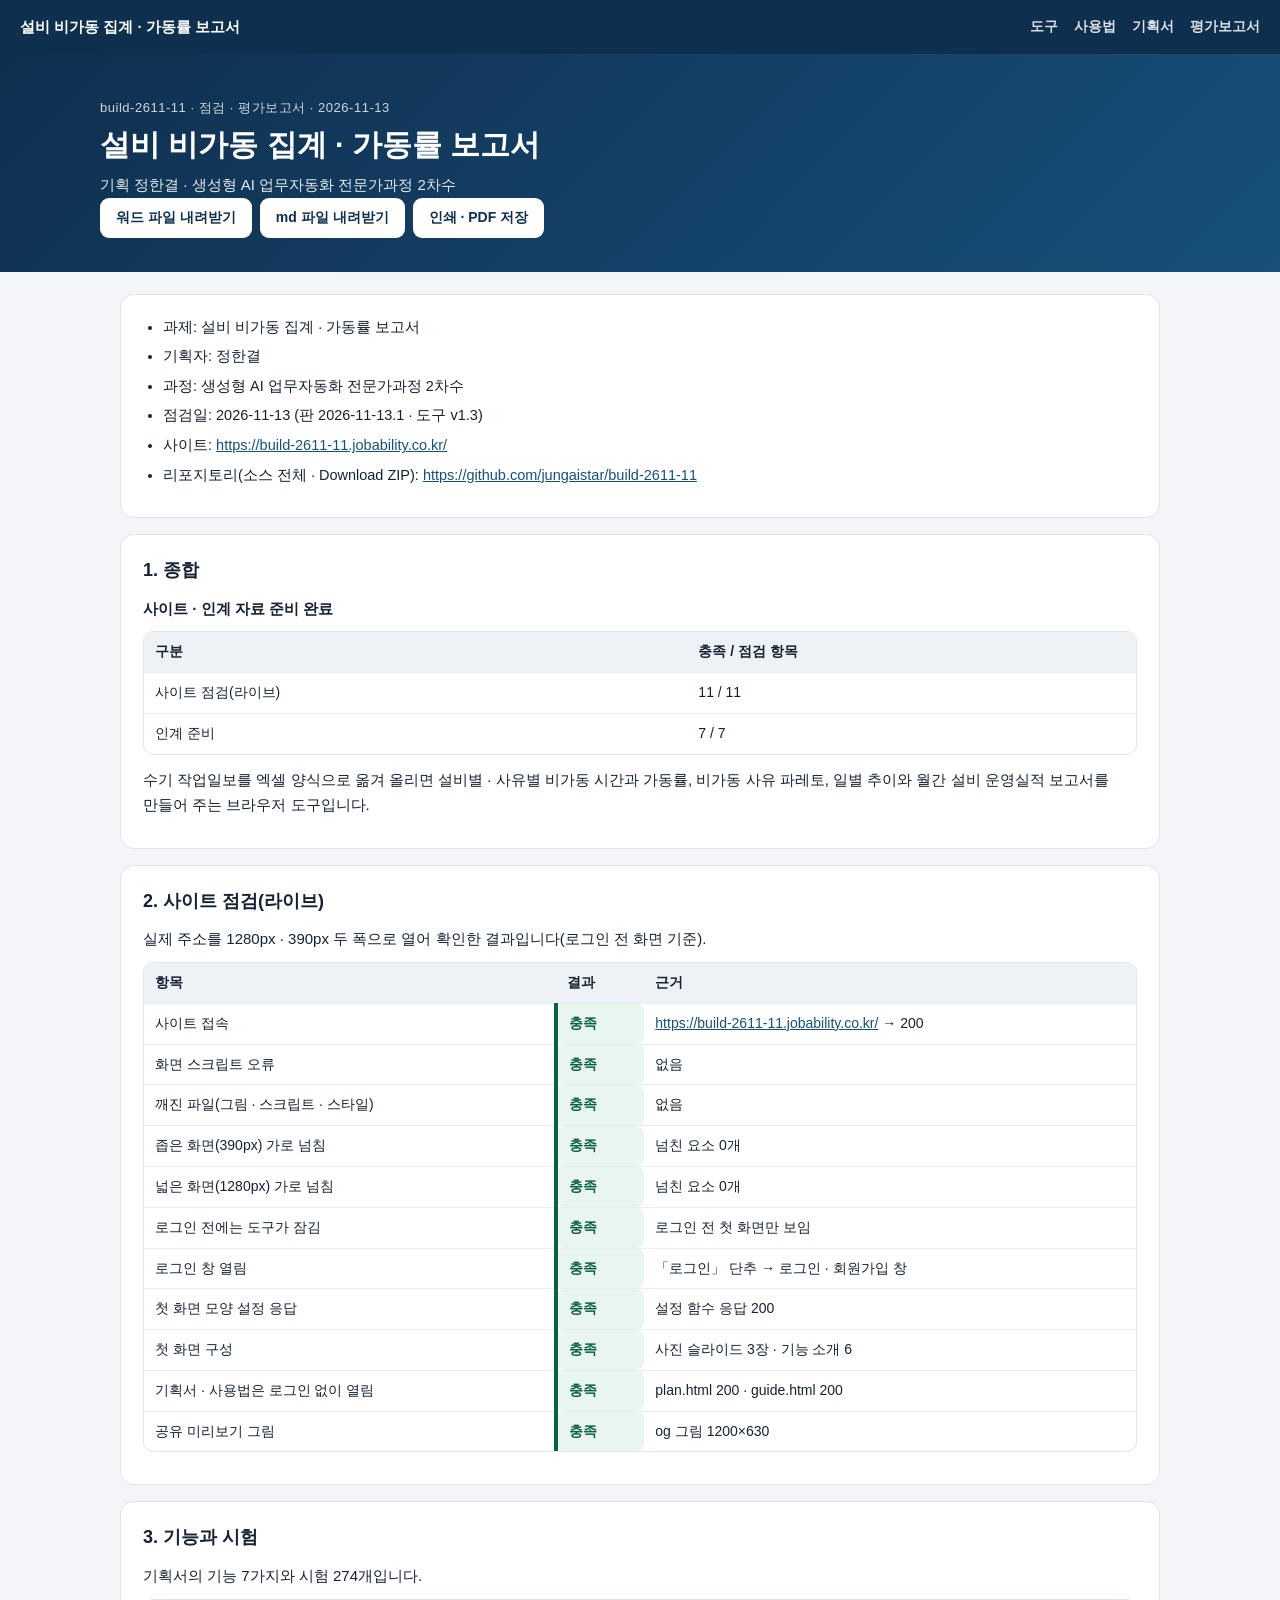
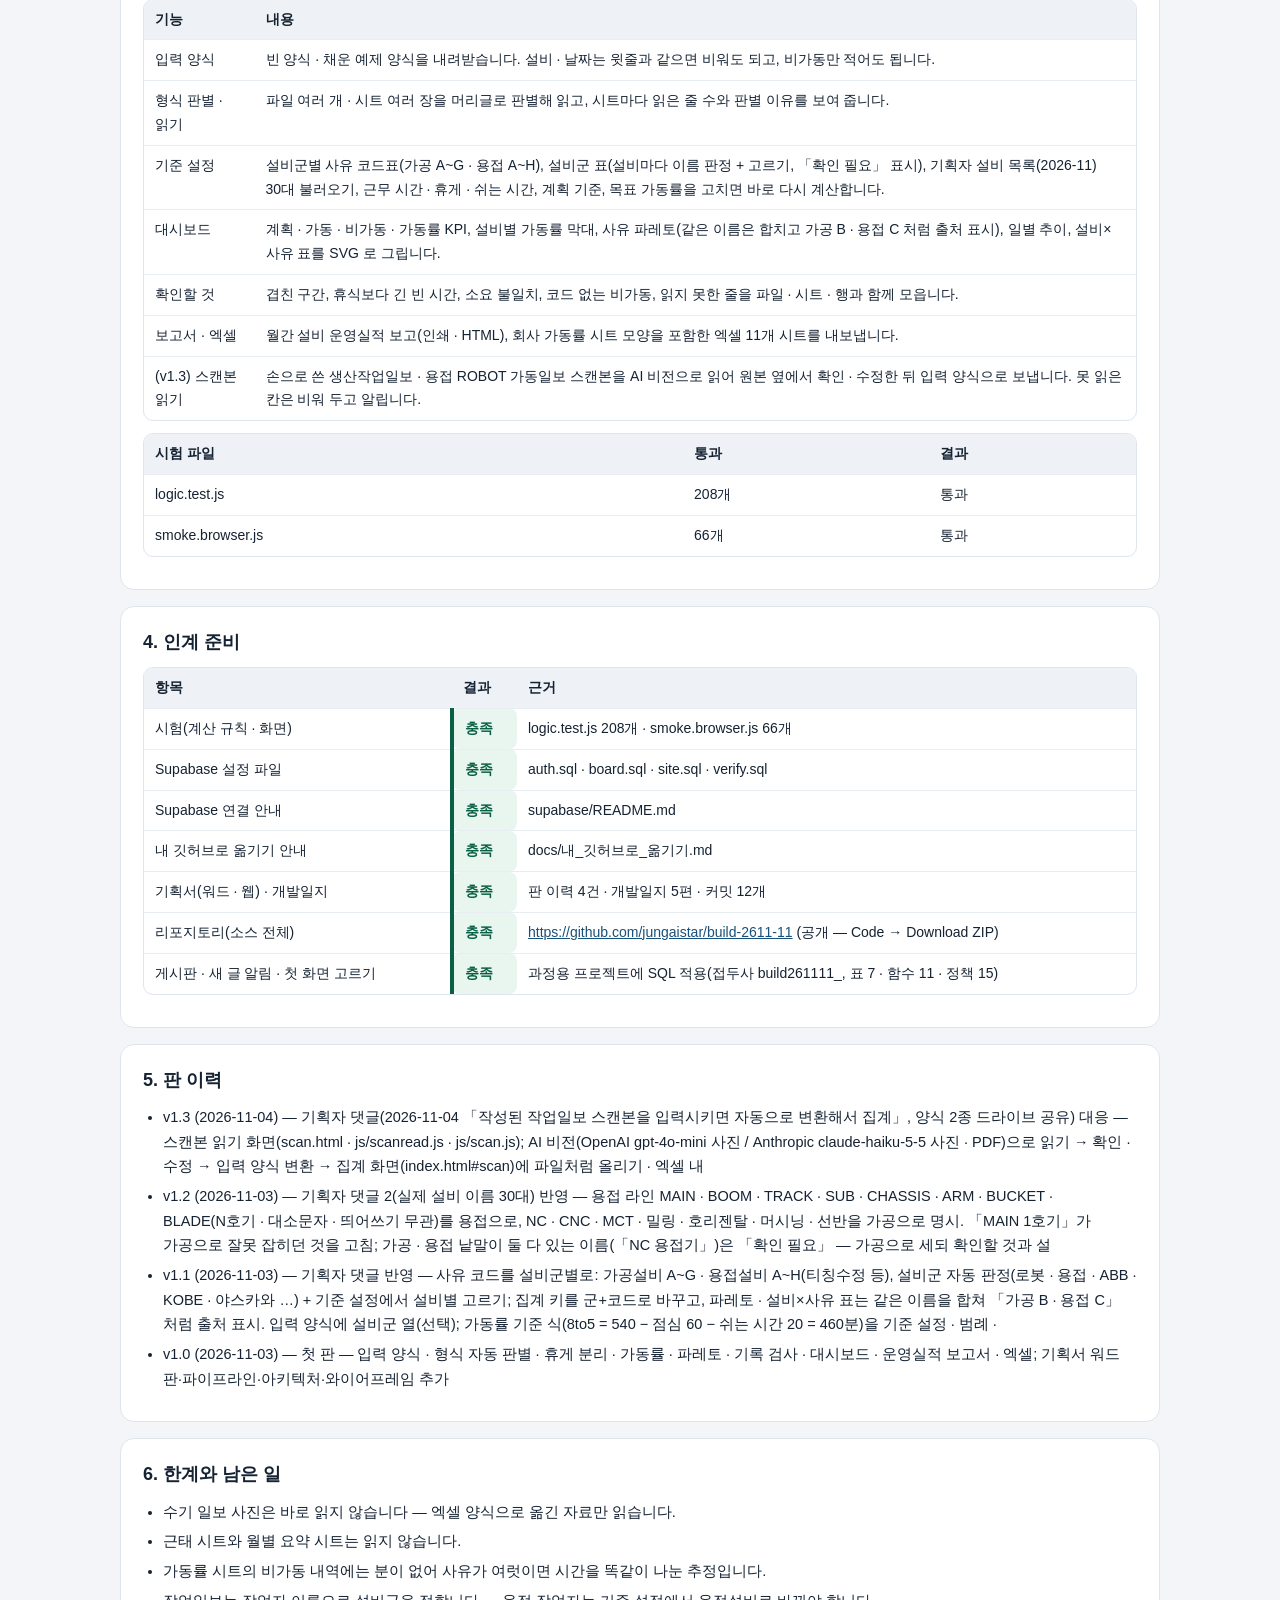
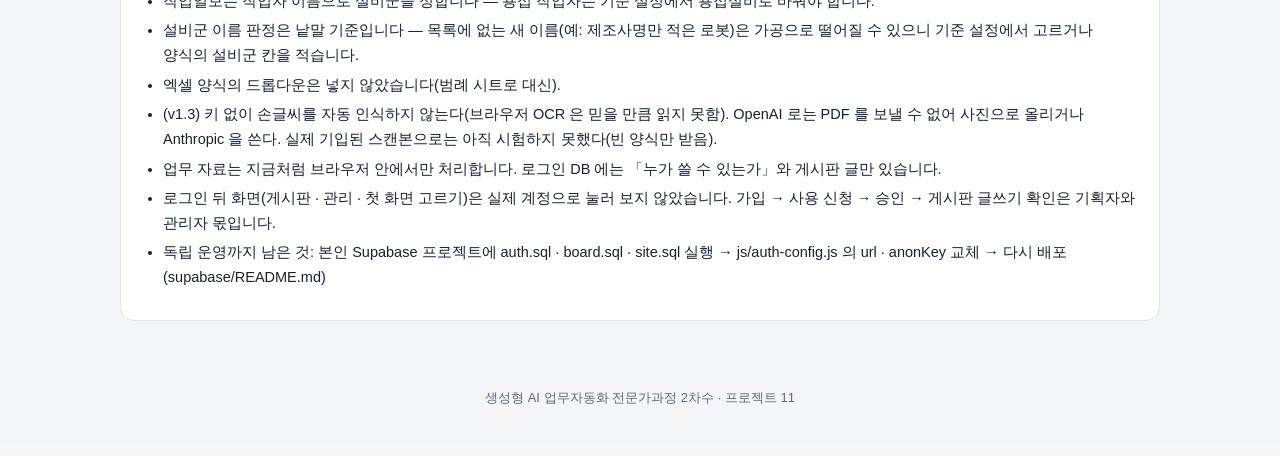
<file: report.html>
<!DOCTYPE html>
<html lang="ko">
<head>
<meta charset="UTF-8">
<meta name="viewport" content="width=device-width, initial-scale=1.0">
<title>평가보고서 — 설비 비가동 집계 · 가동률 보고서</title>
<!-- seo-kit: 검색 · 공유 미리보기(주소를 옮기면 이 묶음의 주소를 내 주소로) -->
<link rel="canonical" href="https://build-2611-11.jobability.co.kr/report.html">
<meta name="robots" content="index,follow">
<meta property="og:type" content="website">
<meta property="og:site_name" content="HD건설기계">
<meta property="og:title" content="평가보고서 — 설비 비가동 집계 · 가동률 보고서">
<meta property="og:description" content="설비 비가동 집계 · 가동률 보고서 점검 · 평가보고서(2026-11-13) — 사이트 점검, 기능과 시험, 인계 준비, 판 이력, 한계.">
<meta property="og:url" content="https://build-2611-11.jobability.co.kr/report.html">
<meta property="og:image" content="https://build-2611-11.jobability.co.kr/og-image.png?v=2">
<meta property="og:image:secure_url" content="https://build-2611-11.jobability.co.kr/og-image.png?v=2">
<meta property="og:image:type" content="image/png">
<meta property="og:image:width" content="1200">
<meta property="og:image:height" content="630">
<meta property="og:image:alt" content="설비 비가동 집계 · 가동률 보고서">
<meta property="og:locale" content="ko_KR">
<meta name="twitter:card" content="summary_large_image">
<meta name="twitter:title" content="평가보고서 — 설비 비가동 집계 · 가동률 보고서">
<meta name="twitter:description" content="설비 비가동 집계 · 가동률 보고서 점검 · 평가보고서(2026-11-13) — 사이트 점검, 기능과 시험, 인계 준비, 판 이력, 한계.">
<meta name="twitter:image" content="https://build-2611-11.jobability.co.kr/og-image.png?v=2">
<!-- /seo-kit -->
<meta name="description" content="설비 비가동 집계 · 가동률 보고서 점검 · 평가보고서(2026-11-13) — 사이트 점검, 기능과 시험, 인계 준비, 판 이력, 한계.">
<link rel="icon" href="favicon.svg" type="image/svg+xml">
<link rel="stylesheet" href="css/style.css">
<style>
body{margin:0;font-family:Pretendard,-apple-system,"Apple SD Gothic Neo","Malgun Gothic",sans-serif;background:#f3f5f8;color:#152232;line-height:1.7;word-break:keep-all;overflow-wrap:break-word;}
.rp-top{background:#0f2f4f;color:#fff;padding:14px 20px;display:flex;flex-wrap:wrap;gap:8px 18px;align-items:center;justify-content:space-between;}
.rp-top a{color:#fff;text-decoration:none;font-weight:700;font-size:15px;} .rp-top nav{display:flex;flex-direction:row;flex-wrap:wrap;gap:4px 16px;} .rp-top nav a{font-weight:600;font-size:14px;opacity:.85;}
.rp-hero{background:linear-gradient(135deg,#0f2f4f,#17507a);color:#fff;padding:40px 20px 34px;} .rp-hero div,.rp-main{max-width:1080px;margin:0 auto;}
.rp-hero small{opacity:.8;font-size:13px;letter-spacing:.04em;} .rp-hero h1{margin:6px 0 8px;font-size:clamp(22px,3.4vw,30px);line-height:1.3;} .rp-hero p{margin:0;opacity:.9;font-size:15px;}
.rp-main{padding:22px 20px 50px;} .rp-main section.card{background:#fff;border:1px solid #dfe5ec;border-radius:14px;padding:20px 22px;margin:0 0 16px;} .rp-main section.card:empty{display:none;}
.rp-main h2{margin:0 0 10px;font-size:18px;} .rp-main p{margin:0 0 10px;font-size:15px;} .rp-main ul{margin:0 0 10px 20px;padding:0;} .rp-main li{margin-bottom:5px;font-size:14.5px;}
.rp-main .tablewrap{overflow-x:auto;max-height:none;border:1px solid #dfe5ec;border-radius:10px;margin:0 0 12px;} .rp-main table{border-collapse:collapse;width:100%;font-size:14px;}
.rp-main th,.rp-main td{padding:8px 11px;border-bottom:1px solid #e8edf2;text-align:left;vertical-align:top;white-space:normal;} .rp-main th{background:#eef2f6;white-space:nowrap;position:static;}
.rp-main td.st{font-weight:700;white-space:nowrap;} .rp-main td.ok{color:#0a6045;} .rp-main td.no{color:#c8341f;} .rp-main a{color:#17507a;} .rp-main code{background:#eef2f6;border-radius:4px;padding:0 4px;font-size:13px;}
.rp-dl{display:flex;flex-wrap:wrap;gap:8px;margin-top:16px;} .rp-dl a{display:inline-flex;align-items:center;min-height:40px;padding:0 16px;border-radius:9px;background:#fff;color:#0f2f4f;font-weight:700;font-size:14px;text-decoration:none;}
.rp-foot{text-align:center;color:#5b6b7b;font-size:13px;padding:0 20px 34px;}
@media print{.rp-top,.rp-dl{display:none;} body{background:#fff;} .rp-main section.card{border:0;padding:0 0 8px;}}
</style>
</head>
<body>
<div class="rp-top"><a href="index.html">설비 비가동 집계 · 가동률 보고서</a><nav aria-label="문서"><a href="index.html">도구</a><a href="guide.html">사용법</a><a href="plan.html">기획서</a><a href="report.html" aria-current="page">평가보고서</a></nav></div>
<header class="rp-hero"><div>
  <small>build-2611-11 · 점검 · 평가보고서 · 2026-11-13</small>
  <h1>설비 비가동 집계 · 가동률 보고서</h1>
  <p>기획 정한결 · 생성형 AI 업무자동화 전문가과정 2차수</p>
  <div class="rp-dl"><a href="docs/평가보고서/build-2611-11_평가보고서_2026-11-13.docx" download>워드 파일 내려받기</a><a href="docs/평가보고서/build-2611-11_평가보고서_2026-11-13.md" download>md 파일 내려받기</a><a href="#" onclick="window.print();return false">인쇄 · PDF 저장</a></div>
</div></header>
<main class="rp-main">
<section class="card"><ul>
<li>과제: 설비 비가동 집계 · 가동률 보고서</li>
<li>기획자: 정한결</li>
<li>과정: 생성형 AI 업무자동화 전문가과정 2차수</li>
<li>점검일: 2026-11-13 (판 2026-11-13.1 · 도구 v1.3)</li>
<li>사이트: <a href="https://build-2611-11.jobability.co.kr/">https://build-2611-11.jobability.co.kr/</a></li>
<li>리포지토리(소스 전체 · Download ZIP): <a href="https://github.com/jungaistar/build-2611-11">https://github.com/jungaistar/build-2611-11</a></li>
</ul>
</section><section class="card"><h2>1. 종합</h2>
<p><b>사이트 · 인계 자료 준비 완료</b></p>
<div class="tablewrap"><table><thead><tr><th>구분</th><th>충족 / 점검 항목</th></tr></thead><tbody><tr><td>사이트 점검(라이브)</td><td>11 / 11</td></tr><tr><td>인계 준비</td><td>7 / 7</td></tr></tbody></table></div>
<p>수기 작업일보를 엑셀 양식으로 옮겨 올리면 설비별 · 사유별 비가동 시간과 가동률, 비가동 사유 파레토, 일별 추이와 월간 설비 운영실적 보고서를 만들어 주는 브라우저 도구입니다.</p>
</section><section class="card"><h2>2. 사이트 점검(라이브)</h2>
<p>실제 주소를 1280px · 390px 두 폭으로 열어 확인한 결과입니다(로그인 전 화면 기준).</p>
<div class="tablewrap"><table><thead><tr><th>항목</th><th>결과</th><th>근거</th></tr></thead><tbody><tr><td>사이트 접속</td><td class="st ok">충족</td><td><a href="https://build-2611-11.jobability.co.kr/">https://build-2611-11.jobability.co.kr/</a> → 200</td></tr><tr><td>화면 스크립트 오류</td><td class="st ok">충족</td><td>없음</td></tr><tr><td>깨진 파일(그림 · 스크립트 · 스타일)</td><td class="st ok">충족</td><td>없음</td></tr><tr><td>좁은 화면(390px) 가로 넘침</td><td class="st ok">충족</td><td>넘친 요소 0개</td></tr><tr><td>넓은 화면(1280px) 가로 넘침</td><td class="st ok">충족</td><td>넘친 요소 0개</td></tr><tr><td>로그인 전에는 도구가 잠김</td><td class="st ok">충족</td><td>로그인 전 첫 화면만 보임</td></tr><tr><td>로그인 창 열림</td><td class="st ok">충족</td><td>「로그인」 단추 → 로그인 · 회원가입 창</td></tr><tr><td>첫 화면 모양 설정 응답</td><td class="st ok">충족</td><td>설정 함수 응답 200</td></tr><tr><td>첫 화면 구성</td><td class="st ok">충족</td><td>사진 슬라이드 3장 · 기능 소개 6</td></tr><tr><td>기획서 · 사용법은 로그인 없이 열림</td><td class="st ok">충족</td><td>plan.html 200 · guide.html 200</td></tr><tr><td>공유 미리보기 그림</td><td class="st ok">충족</td><td>og 그림 1200×630</td></tr></tbody></table></div>
</section><section class="card"><h2>3. 기능과 시험</h2>
<p>기획서의 기능 7가지와 시험 274개입니다.</p>
<div class="tablewrap"><table><thead><tr><th>기능</th><th>내용</th></tr></thead><tbody><tr><td>입력 양식</td><td>빈 양식 · 채운 예제 양식을 내려받습니다. 설비 · 날짜는 윗줄과 같으면 비워도 되고, 비가동만 적어도 됩니다.</td></tr><tr><td>형식 판별 · 읽기</td><td>파일 여러 개 · 시트 여러 장을 머리글로 판별해 읽고, 시트마다 읽은 줄 수와 판별 이유를 보여 줍니다.</td></tr><tr><td>기준 설정</td><td>설비군별 사유 코드표(가공 A~G · 용접 A~H), 설비군 표(설비마다 이름 판정 + 고르기, 「확인 필요」 표시), 기획자 설비 목록(2026-11) 30대 불러오기, 근무 시간 · 휴게 · 쉬는 시간, 계획 기준, 목표 가동률을 고치면 바로 다시 계산합니다.</td></tr><tr><td>대시보드</td><td>계획 · 가동 · 비가동 · 가동률 KPI, 설비별 가동률 막대, 사유 파레토(같은 이름은 합치고 가공 B · 용접 C 처럼 출처 표시), 일별 추이, 설비×사유 표를 SVG 로 그립니다.</td></tr><tr><td>확인할 것</td><td>겹친 구간, 휴식보다 긴 빈 시간, 소요 불일치, 코드 없는 비가동, 읽지 못한 줄을 파일 · 시트 · 행과 함께 모읍니다.</td></tr><tr><td>보고서 · 엑셀</td><td>월간 설비 운영실적 보고(인쇄 · HTML), 회사 가동률 시트 모양을 포함한 엑셀 11개 시트를 내보냅니다.</td></tr><tr><td>(v1.3) 스캔본 읽기</td><td>손으로 쓴 생산작업일보 · 용접 ROBOT 가동일보 스캔본을 AI 비전으로 읽어 원본 옆에서 확인 · 수정한 뒤 입력 양식으로 보냅니다. 못 읽은 칸은 비워 두고 알립니다.</td></tr></tbody></table></div>
<div class="tablewrap"><table><thead><tr><th>시험 파일</th><th>통과</th><th>결과</th></tr></thead><tbody><tr><td>logic.test.js</td><td>208개</td><td>통과</td></tr><tr><td>smoke.browser.js</td><td>66개</td><td>통과</td></tr></tbody></table></div>
</section><section class="card"><h2>4. 인계 준비</h2>
<div class="tablewrap"><table><thead><tr><th>항목</th><th>결과</th><th>근거</th></tr></thead><tbody><tr><td>시험(계산 규칙 · 화면)</td><td class="st ok">충족</td><td>logic.test.js 208개 · smoke.browser.js 66개</td></tr><tr><td>Supabase 설정 파일</td><td class="st ok">충족</td><td>auth.sql · board.sql · site.sql · verify.sql</td></tr><tr><td>Supabase 연결 안내</td><td class="st ok">충족</td><td>supabase/README.md</td></tr><tr><td>내 깃허브로 옮기기 안내</td><td class="st ok">충족</td><td>docs/내_깃허브로_옮기기.md</td></tr><tr><td>기획서(워드 · 웹) · 개발일지</td><td class="st ok">충족</td><td>판 이력 4건 · 개발일지 5편 · 커밋 12개</td></tr><tr><td>리포지토리(소스 전체)</td><td class="st ok">충족</td><td><a href="https://github.com/jungaistar/build-2611-11">https://github.com/jungaistar/build-2611-11</a> (공개 — Code → Download ZIP)</td></tr><tr><td>게시판 · 새 글 알림 · 첫 화면 고르기</td><td class="st ok">충족</td><td>과정용 프로젝트에 SQL 적용(접두사 build261111_, 표 7 · 함수 11 · 정책 15)</td></tr></tbody></table></div>
</section><section class="card"><h2>5. 판 이력</h2>
<ul>
<li>v1.3 (2026-11-04) — 기획자 댓글(2026-11-04 「작성된 작업일보 스캔본을 입력시키면 자동으로 변환해서 집계」, 양식 2종 드라이브 공유) 대응 — 스캔본 읽기 화면(scan.html · js/scanread.js · js/scan.js); AI 비전(OpenAI gpt-4o-mini 사진 / Anthropic claude-haiku-5-5 사진 · PDF)으로 읽기 → 확인 · 수정 → 입력 양식 변환 → 집계 화면(index.html#scan)에 파일처럼 올리기 · 엑셀 내</li>
<li>v1.2 (2026-11-03) — 기획자 댓글 2(실제 설비 이름 30대) 반영 — 용접 라인 MAIN · BOOM · TRACK · SUB · CHASSIS · ARM · BUCKET · BLADE(N호기 · 대소문자 · 띄어쓰기 무관)를 용접으로, NC · CNC · MCT · 밀링 · 호리젠탈 · 머시닝 · 선반을 가공으로 명시. 「MAIN 1호기」가 가공으로 잘못 잡히던 것을 고침; 가공 · 용접 낱말이 둘 다 있는 이름(「NC 용접기」)은 「확인 필요」 — 가공으로 세되 확인할 것과 설</li>
<li>v1.1 (2026-11-03) — 기획자 댓글 반영 — 사유 코드를 설비군별로: 가공설비 A~G · 용접설비 A~H(티칭수정 등), 설비군 자동 판정(로봇 · 용접 · ABB · KOBE · 야스카와 …) + 기준 설정에서 설비별 고르기; 집계 키를 군+코드로 바꾸고, 파레토 · 설비×사유 표는 같은 이름을 합쳐 「가공 B · 용접 C」 처럼 출처 표시. 입력 양식에 설비군 열(선택); 가동률 기준 식(8to5 = 540 − 점심 60 − 쉬는 시간 20 = 460분)을 기준 설정 · 범례 · </li>
<li>v1.0 (2026-11-03) — 첫 판 — 입력 양식 · 형식 자동 판별 · 휴게 분리 · 가동률 · 파레토 · 기록 검사 · 대시보드 · 운영실적 보고서 · 엑셀; 기획서 워드 판·파이프라인·아키텍처·와이어프레임 추가</li>
</ul>
</section><section class="card"><h2>6. 한계와 남은 일</h2>
<ul>
<li>수기 일보 사진은 바로 읽지 않습니다 — 엑셀 양식으로 옮긴 자료만 읽습니다.</li>
<li>근태 시트와 월별 요약 시트는 읽지 않습니다.</li>
<li>가동률 시트의 비가동 내역에는 분이 없어 사유가 여럿이면 시간을 똑같이 나눈 추정입니다.</li>
<li>작업일보는 작업자 이름으로 설비군을 정합니다 — 용접 작업자는 기준 설정에서 용접설비로 바꿔야 합니다.</li>
<li>설비군 이름 판정은 낱말 기준입니다 — 목록에 없는 새 이름(예: 제조사명만 적은 로봇)은 가공으로 떨어질 수 있으니 기준 설정에서 고르거나 양식의 설비군 칸을 적습니다.</li>
<li>엑셀 양식의 드롭다운은 넣지 않았습니다(범례 시트로 대신).</li>
<li>(v1.3) 키 없이 손글씨를 자동 인식하지 않는다(브라우저 OCR 은 믿을 만큼 읽지 못함). OpenAI 로는 PDF 를 보낼 수 없어 사진으로 올리거나 Anthropic 을 쓴다. 실제 기입된 스캔본으로는 아직 시험하지 못했다(빈 양식만 받음).</li>
<li>업무 자료는 지금처럼 브라우저 안에서만 처리합니다. 로그인 DB 에는 「누가 쓸 수 있는가」와 게시판 글만 있습니다.</li>
<li>로그인 뒤 화면(게시판 · 관리 · 첫 화면 고르기)은 실제 계정으로 눌러 보지 않았습니다. 가입 → 사용 신청 → 승인 → 게시판 글쓰기 확인은 기획자와 관리자 몫입니다.</li>
<li>독립 운영까지 남은 것: 본인 Supabase 프로젝트에 auth.sql · board.sql · site.sql 실행 → js/auth-config.js 의 url · anonKey 교체 → 다시 배포(supabase/README.md)</li>
</ul></section>
</main>
<p class="rp-foot">생성형 AI 업무자동화 전문가과정 2차수 · 프로젝트 11</p>
</body>
</html>
</file>
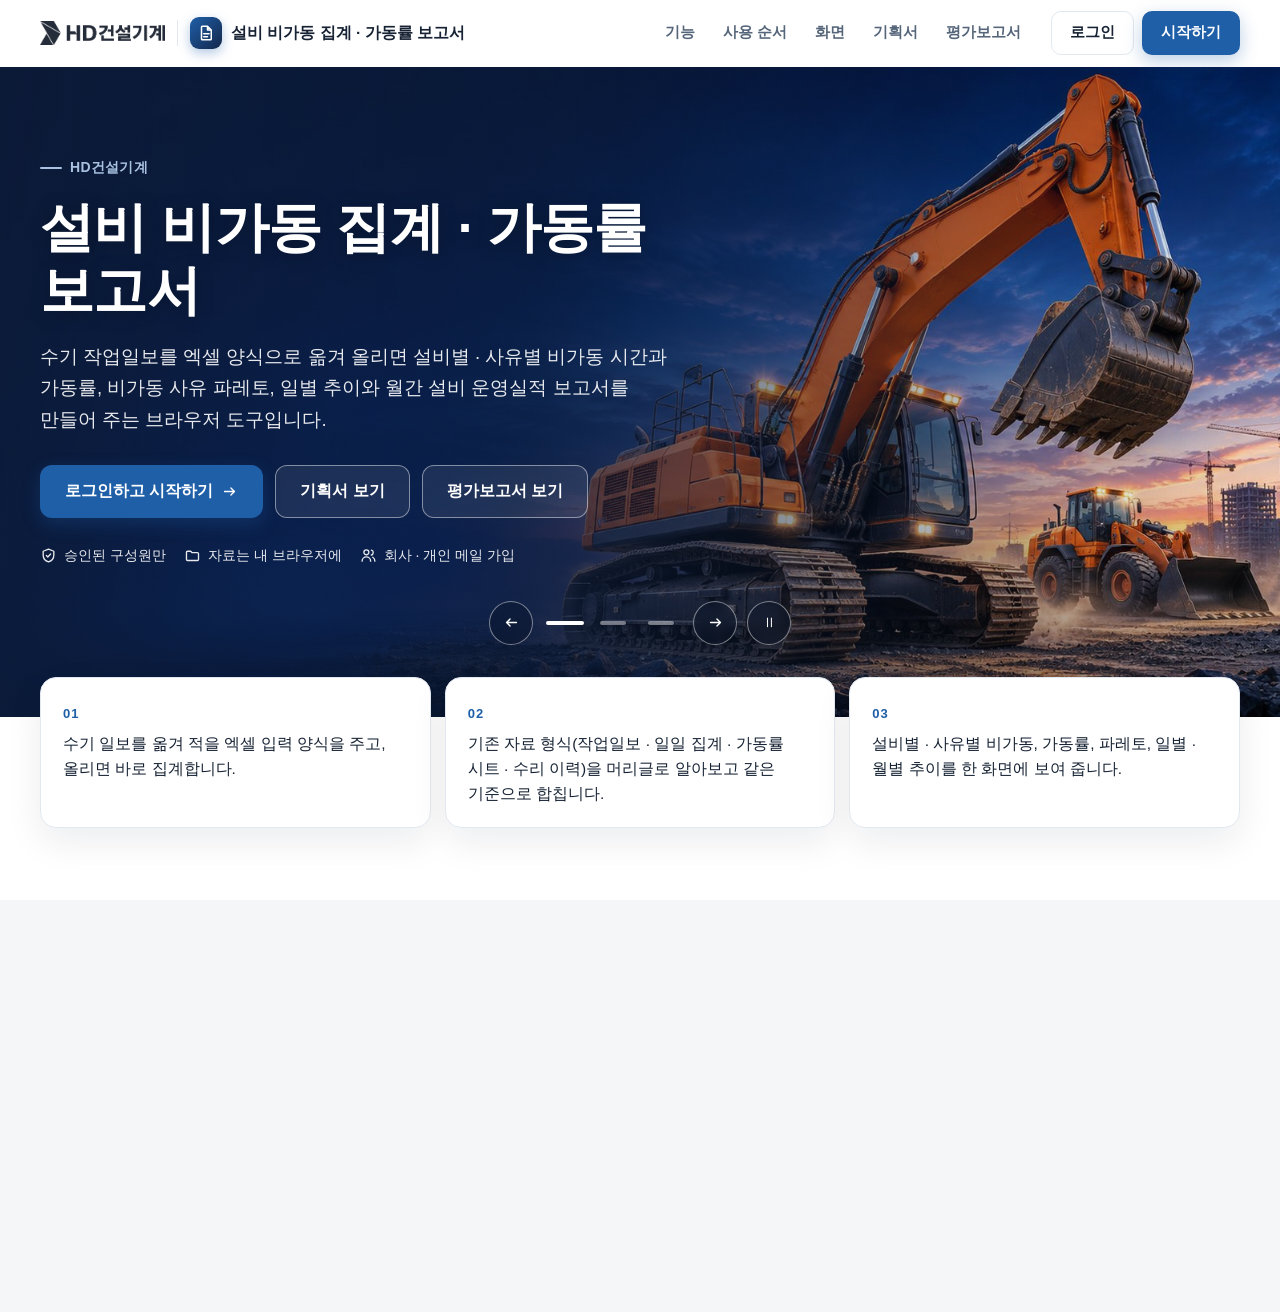
<file: scan.html>
<!DOCTYPE html>
<html lang="ko">
<head>
<meta charset="UTF-8">
<meta name="viewport" content="width=device-width, initial-scale=1.0">
<title>스캔본 읽기 — 설비 비가동 집계 · 가동률 보고서</title>
<!-- seo-kit: 검색 · 공유 미리보기(주소를 옮기면 이 묶음의 주소를 내 주소로) -->
<link rel="canonical" href="https://build-2611-11.jobability.co.kr/scan.html">
<meta name="robots" content="index,follow">
<meta property="og:type" content="website">
<meta property="og:site_name" content="HD건설기계">
<meta property="og:title" content="스캔본 읽기 — 설비 비가동 집계 · 가동률 보고서">
<meta property="og:description" content="손으로 쓴 생산작업일보 · 용접로봇 가동일보 스캔본(사진 · PDF)을 AI 비전으로 읽어 확인한 뒤 비가동 집계 입력 양식으로 보냅니다. 키가 없으면 같은 표를 손으로 넣습니다.">
<meta property="og:url" content="https://build-2611-11.jobability.co.kr/scan.html">
<meta property="og:image" content="https://build-2611-11.jobability.co.kr/og-image.png?v=2">
<meta property="og:image:secure_url" content="https://build-2611-11.jobability.co.kr/og-image.png?v=2">
<meta property="og:image:type" content="image/png">
<meta property="og:image:width" content="1200">
<meta property="og:image:height" content="630">
<meta property="og:image:alt" content="설비 비가동 집계 · 가동률 보고서">
<meta property="og:locale" content="ko_KR">
<meta name="twitter:card" content="summary_large_image">
<meta name="twitter:title" content="스캔본 읽기 — 설비 비가동 집계 · 가동률 보고서">
<meta name="twitter:description" content="손으로 쓴 생산작업일보 · 용접로봇 가동일보 스캔본(사진 · PDF)을 AI 비전으로 읽어 확인한 뒤 비가동 집계 입력 양식으로 보냅니다. 키가 없으면 같은 표를 손으로 넣습니다.">
<meta name="twitter:image" content="https://build-2611-11.jobability.co.kr/og-image.png?v=2">
<!-- /seo-kit -->
<meta name="description" content="손으로 쓴 생산작업일보 · 용접로봇 가동일보 스캔본(사진 · PDF)을 AI 비전으로 읽어 확인한 뒤 비가동 집계 입력 양식으로 보냅니다. 키가 없으면 같은 표를 손으로 넣습니다.">
<link rel="icon" href="favicon.svg" type="image/svg+xml">
<link rel="stylesheet" href="css/style.css">
<link rel="stylesheet" href="css/app.css">
<!-- auth-kit: 로그인 전에는 도구 화면을 감춘다(js/auth.js 가 판정 뒤 푼다) -->
<script>document.documentElement.classList.add('auth-lock')</script>
<link rel="stylesheet" href="css/auth.css?v=2026-11-13.13">
<link rel="stylesheet" href="css/board.css?v=2026-11-13.13">
<link rel="stylesheet" href="css/kit-build.css?v=2026-11-13.13">
<!-- /auth-kit -->
</head>
<body>
<nav class="topnav" aria-label="주요 메뉴">
  <div class="topnav-inner">
    <a class="topnav-brand" href="index.html">설비 비가동 집계 · 가동률 <small>build-2611-11 · 기획 정한결</small></a>
    <ul class="topnav-links">
      <li><a href="index.html">집계</a></li>
      <li><a href="scan.html" class="active" aria-current="page">스캔본 읽기</a></li>
      <li><a href="guide.html">사용법</a></li>
      <li><a href="plan.html">기획서</a></li>
    </ul>
  </div>
</nav>

<header class="hero"><div class="wrap">
  <div class="eyebrow">생성형 AI 업무자동화 전문가과정 · 2차수 · 프로젝트 11 · v1.3</div>
  <h1>작업일보 스캔본 읽기</h1>
  <p>손으로 쓴 <b>생산작업일보(가공설비)</b>와 <b>자동용접 ROBOT 가동일보</b> 스캔본(사진 · PDF)을 올리면 AI 비전이 표를 읽어 옵니다.
     읽은 값은 원본 옆에서 <b>사람이 확인 · 수정</b>한 뒤에만 집계 입력 양식으로 넘어갑니다. 키가 없으면 같은 표를 손으로 넣습니다. 스캔본은 AI 전송 외에는 이 브라우저 밖으로 나가지 않습니다.</p>
</div></header>

<main><div class="wrap">

<section class="card" id="s-files">
  <h2 style="margin-top:0">1. 스캔본을 올리세요</h2>
  <p class="sub">사진(JPG · PNG · WEBP)이 가장 잘 읽힙니다. PDF 는 Anthropic 으로만 보낼 수 있습니다. 한 장에 일보 한 장이 들어가게 찍어 주세요.</p>
  <label class="drop" id="sc-drop">
    <input type="file" id="sc-file" accept="image/*,.pdf" multiple>
    <b>스캔본을 끌어다 놓거나 눌러서 고르세요(여러 장 가능)</b>
    <span>파일은 서버로 올라가지 않습니다 · AI 로 보낼 때만 그 서비스로 전송됩니다</span>
  </label>
  <div id="sc-thumbs" class="thumbs"></div>
  <div class="btnrow">
    <button class="btn" id="btn-sc-sample" type="button">예제 답으로 해보기(가짜 일보 2장)</button>
    <button class="btn" id="btn-sc-manual" type="button">손으로 입력(가공)</button>
    <button class="btn" id="btn-sc-manual-w" type="button">손으로 입력(용접)</button>
    <button class="btn" id="btn-sc-clear" type="button">모두 비우기</button>
  </div>
</section>

<section class="card" id="s-ai">
  <h2 style="margin-top:0">2. AI 로 읽기 (선택)</h2>
  <div class="ctrl">
    <label>제공자 <select id="sc-provider"><option value="openai">OpenAI · gpt-4o-mini(사진)</option><option value="anthropic">Anthropic · claude-haiku-5-5(사진 · PDF)</option></select></label>
    <label>API 키 <input type="password" id="sc-key" autocomplete="off" placeholder="sk-…"></label>
    <label>양식 <select id="sc-form"><option value="">자동(AI 가 판단)</option><option value="mach">생산작업일보(가공)</option><option value="weld">용접 ROBOT 가동일보</option></select></label>
    <button class="x" id="sc-forget" type="button">키 지우기</button>
  </div>
  <div class="warn">
    <b>보내기 전에 확인하세요.</b> 올린 스캔본 이미지가 외부 AI 서비스로 전송됩니다. 작업자 이름 등 개인정보가 보이면 가린 뒤 올리거나, 사내 규정상 허용된 자료인지 먼저 확인해 주세요.
    <label class="chk"><input type="checkbox" id="sc-agree"> 외부로 보내도 되는 자료임을 확인했습니다</label>
  </div>
  <div class="btnrow"><button class="btn primary" id="btn-sc-run" type="button" disabled>올린 스캔본 읽기</button></div>
  <div id="sc-msg"></div>
</section>

<section class="card" id="s-pages" hidden>
  <h2 style="margin-top:0">3. 읽은 값 확인 · 수정 <span class="tag" id="sc-count"></span></h2>
  <p class="sub">원본과 대조하며 틀린 칸을 고치세요. 「확인할 것」이 남아 있어도 보낼 수는 있지만 집계에서 빠지거나 미분류로 셉니다.</p>
  <div id="sc-pages"></div>
</section>

<section class="card" id="s-send" hidden>
  <h2 style="margin-top:0">4. 집계로 보내기</h2>
  <p class="sub">읽은 줄을 이 도구의 입력 양식(설비 · 설비군 · 작업자 · 날짜 · 근무 · 구분 · 코드 · 시작 · 종료 · 소요 · 내용)으로 바꿉니다. 양식의 범례 이름으로 집계 코드표를 다시 찾아 맞춥니다.</p>
  <div id="sc-preview"></div>
  <div class="btnrow">
    <button class="btn primary" id="btn-sc-send" type="button">집계 화면으로 보내기</button>
    <button class="btn green" id="btn-sc-xlsx" type="button">입력 양식 엑셀로 내려받기</button>
  </div>
  <div id="sc-send-msg"></div>
</section>

<section class="card">
  <h2 style="margin-top:0">이번 판에서 하지 않는 것</h2>
  <ul class="ul">
    <li><b>키 없이 자동 인식</b> — 브라우저 안 OCR 은 손글씨 한글 표를 믿을 만큼 읽지 못해 넣지 않았습니다. 키가 없으면 「손으로 입력」으로 같은 표를 채웁니다.</li>
    <li><b>확인 없이 집계</b> — AI 가 읽은 값은 반드시 사람이 본 뒤에 보냅니다. 읽기 확신이 낮거나 못 읽은 칸은 「확인할 것」에 올립니다.</li>
    <li>스캔본 보관 — 이 화면을 닫으면 이미지는 사라집니다(읽은 값만 집계 화면으로 넘어갑니다).</li>
  </ul>
</section>

</div></main>

<footer><div class="wrap">생성형 AI 업무자동화 전문가과정 2차수 · 프로젝트 11 · 기획 정한결 · 예제 일보는 가짜이며 실제 사내 데이터가 아닙니다.</div></footer>

<script src="lib/xlsx.full.min.js"></script>
<script src="js/downtime.js"></script>
<script src="js/scanread.js"></script>
<script src="js/scan.js"></script>
<!-- auth-kit: 로그인 · 사용 신청 · 승인 · 게시판(키트 정본 data10-00/kit/auth, 적용 build-2611-00/tools/kit) -->
<script src="vendor/supabase.js?v=2026-11-13.13"></script>
<script src="js/auth-config.js?v=2026-11-13.13"></script>
<script src="js/kit-build.js?v=2026-11-13.13"></script>
<script src="js/board.js?v=2026-11-13.13"></script>
<script src="js/auth.js?v=2026-11-13.13"></script>
<!-- /auth-kit -->
</body>
</html>
</file>
<file: css/style.css>
:root{
  --bg:#f4f6f8; --card:#fff; --ink:#152232; --sub:#5b6b7b; --line:#dde4ea;
  --brand:#154b6e; --brand-deep:#0d3350; --accent:#0b6e99;
  --ok:#0a6045; --warn:#7a4f00; --danger:#c8341f;
  --wrap:1320px; --pad:24px;
}
@media (max-width:640px){ :root{ --pad:16px; } }
*{box-sizing:border-box; margin:0; padding:0;}
html,body{background:var(--bg); color:var(--ink);
  font-family:"Pretendard","Apple SD Gothic Neo","Malgun Gothic",sans-serif;}
body{font-size:15px; line-height:1.65; word-break:keep-all; overflow-wrap:break-word;}

/* 상단 바는 고정 — 표를 아래로 훑는 동안에도 조작부가 보여야 한다.
   sticky 가 아니라 fixed 다: 조상에 overflow 가 걸리면 sticky 는 조용히 죽는다. */
.topnav{position:fixed; top:0; left:0; right:0; z-index:40;
  background:var(--brand-deep); border-bottom:1px solid rgba(255,255,255,.12);}
.topnav-inner{display:flex; align-items:center; justify-content:space-between;
  gap:20px; max-width:var(--wrap); margin:0 auto; padding:0 var(--pad); min-height:56px;}
.topnav-brand{display:flex; align-items:center; min-height:56px; color:#fff;
  font-weight:750; font-size:14.5px; text-decoration:none; white-space:nowrap;}
.topnav-brand small{font-weight:400; opacity:.7; font-size:12px; margin-left:8px;}
.topnav-links{display:flex; align-items:center; gap:2px; list-style:none; margin:0; padding:0;
  overflow-x:auto; scrollbar-width:none;}
.topnav-links::-webkit-scrollbar{display:none;}
.topnav-links a{display:flex; align-items:center; min-height:56px; padding:0 12px;
  color:rgba(255,255,255,.82); text-decoration:none; font-size:13.5px; font-weight:600;
  white-space:nowrap; border-bottom:2px solid transparent;}
.topnav-links a:hover{color:#fff;}
.topnav-links a.active{color:#fff; border-bottom-color:#7ec8a0;}
@media (max-width:860px){
  .topnav-inner{gap:10px; padding:0 14px; min-height:52px;}
  .topnav-brand{min-height:52px; font-size:13.5px;} .topnav-brand small{display:none;}
  .topnav-links a{min-height:52px; padding:0 9px; font-size:13px;}
}

.hero{background:linear-gradient(180deg,var(--brand-deep),var(--brand)); color:#fff;
  padding:52px 0 38px; margin-top:56px;}
@media (max-width:860px){ .hero{margin-top:52px; padding:38px 0 28px;} }
.hero .eyebrow{font-size:12.5px; letter-spacing:.08em; opacity:.75; margin-bottom:9px;}
.hero h1{font-size:27px; line-height:1.3; font-weight:750; margin-bottom:11px;}
.hero p{max-width:66ch; color:rgba(255,255,255,.86); font-size:14.5px;}
main{padding:34px 0 60px;}
.wrap{max-width:var(--wrap); margin:0 auto; padding:0 var(--pad);}

h2{font-size:19px; font-weight:700; margin:32px 0 8px;}
main > .wrap > :first-child{margin-top:0;}
p{margin:0 0 13px;} .sub{color:var(--sub); font-size:14px;}
code{font-family:ui-monospace,SFMono-Regular,Menlo,monospace; font-size:.92em;
  background:#eef2f6; border-radius:4px; padding:1px 5px;}

.card{background:var(--card); border:1px solid var(--line); border-radius:12px;
  padding:22px 24px; margin-bottom:18px;}
.drop{display:block; border:2px dashed #93a7bd; border-radius:12px; background:#fbfdff;
  padding:30px 20px; text-align:center; cursor:pointer; transition:border-color .15s,background .15s;}
.drop:hover,.drop.over{border-color:var(--accent); background:#f0f8fc;}
.drop b{display:block; font-size:15.5px; margin-bottom:5px;}
.drop span{color:var(--sub); font-size:13.5px;}
input[type=file]{display:none;}

.btn{display:inline-flex; align-items:center; justify-content:center; gap:6px;
  min-height:42px; padding:0 18px; border-radius:9px; border:1px solid var(--line);
  background:#fff; color:var(--ink); font-size:14px; font-weight:650; cursor:pointer;}
.btn:hover{border-color:#9fb2c4;}
.btn.primary{background:var(--brand); border-color:var(--brand); color:#fff;}
.btn.primary:hover{background:var(--brand-deep);}
.btn.green{background:var(--ok); border-color:var(--ok); color:#fff;}
.btn:disabled{opacity:.45; cursor:not-allowed;}
.btnrow{display:flex; flex-wrap:wrap; gap:8px; margin-top:14px;}

.note{border-left:4px solid var(--accent); background:#eef6fa; color:#0b3a4f;
  padding:13px 15px; border-radius:8px; font-size:14px; margin:14px 0;}
.warn{border-left:4px solid var(--danger); background:#fdeae7; color:#7a1a0c;
  padding:13px 15px; border-radius:8px; font-size:14px; margin:14px 0;}
.ok{border-left:4px solid var(--ok); background:#e9f6f0; color:#08422a;
  padding:13px 15px; border-radius:8px; font-size:14px; margin:14px 0;}

.tablewrap{overflow-x:auto; border:1px solid var(--line); border-radius:10px; background:#fff; max-height:70vh;}
table{border-collapse:collapse; width:100%; font-size:13px;}
th,td{border-bottom:1px solid var(--line); padding:8px 11px; text-align:left; white-space:nowrap;}
th{background:#eef2f6; font-weight:700; position:sticky; top:0; z-index:1;}
tr:last-child td{border-bottom:0;}
td.num{text-align:right; font-variant-numeric:tabular-nums;}
td.mono{font-family:ui-monospace,SFMono-Regular,Menlo,monospace;}
tr.flag td{background:#fdf3f1;}
/* 계산으로 채운 값은 문서에 적혀 있던 값과 **신뢰도가 다르다.**
   같은 모양으로 두면 사람이 구분하지 못한 채 그대로 믿게 된다. */
td .calc{display:inline-block; margin-left:5px; font-size:10.5px; font-weight:700;
  color:#0b3a4f; background:#dceaf3; border-radius:4px; padding:1px 5px; vertical-align:middle;}
.rev{color:var(--danger); font-weight:650; white-space:normal; min-width:240px;}

.filelist{margin:13px 0 0; padding:0; list-style:none; font-size:13.5px;}
.filelist li{padding:6px 0; border-bottom:1px solid var(--line); color:var(--sub);
  display:flex; justify-content:space-between; gap:10px;}
.filelist li:last-child{border-bottom:0;}
.stats{display:flex; flex-wrap:wrap; gap:10px; margin:14px 0 0;}
.stat{background:#eef2f6; border-radius:9px; padding:9px 14px; font-size:13.5px;}
.stat b{font-size:17px; display:block; font-variant-numeric:tabular-nums;}
footer{border-top:1px solid var(--line); padding:24px 0 40px; color:var(--sub); font-size:13px;}
</file>
<file: css/app.css>
/* 이 앱 전용 — 공통 style.css 뒤에 읽는다 */
[hidden]{display:none !important;}
h3{font-size:16px; font-weight:700; margin:24px 0 8px;}
h3 small{font-weight:400; font-size:12.5px; margin-left:6px;}
.btn.sm{min-height:34px; padding:0 12px; font-size:13px;}
.btnrow.tight{margin-top:8px; margin-bottom:0;}

/* 올린 파일 · 시트 */
.filelist li{flex-wrap:wrap; align-items:center;}
.filelist .fname{color:var(--ink); font-weight:650; min-width:0;}
.filelist .x{border:0; background:none; color:var(--danger); cursor:pointer; font-size:12.5px; text-decoration:underline; flex:none; font:inherit;}
.sheets{list-style:none; margin:6px 0 0; padding:0; width:100%;}
.sheets li{display:flex; flex-wrap:wrap; gap:6px 12px; align-items:center; padding:5px 0 5px 14px; border-bottom:0; font-size:13px;}
.sheets select{font:inherit; font-size:13px; padding:4px 6px; border:1px solid var(--line); border-radius:6px; background:#fff; max-width:100%;}
.sheets .why{color:var(--sub); font-size:12px; min-width:0;}
.sheets .cnt{color:var(--ok); font-size:12.5px; font-weight:650;}

/* 기준 설정 */
#set-box > summary{cursor:pointer; list-style:none;}
#set-box > summary::-webkit-details-marker{display:none;}
#set-box > summary h2{display:inline; margin:0;}
#set-box > summary h2::before{content:'▸ '; color:var(--accent);}
#set-box[open] > summary h2::before{content:'▾ ';}
#set-box > summary small{font-weight:400; margin-left:6px;}
.setgrid{display:grid; grid-template-columns:repeat(auto-fit,minmax(min(420px,100%),1fr)); gap:4px 26px;}
.setgrid > div{min-width:0;}
#codes td{padding:3px 4px;}
#codes input{font:inherit; font-size:13px; width:100%; min-width:60px; border:1px solid var(--line); border-radius:6px; padding:5px 7px;}
#codes td:first-child input{width:56px; min-width:56px; text-transform:uppercase;}
#codes .x{border:0; background:none; color:var(--danger); cursor:pointer; font:inherit; font-size:12.5px; text-decoration:underline;}
.form{display:grid; grid-template-columns:repeat(auto-fill,minmax(min(170px,100%),1fr)); gap:10px 12px; align-items:end; margin:10px 0;}
.form label{display:flex; flex-direction:column; gap:4px; font-size:13px; color:var(--sub);}
.form label.chk{flex-direction:row; align-items:center; gap:6px; color:var(--ink);}
.form label.wide{grid-column:1/-1;}
.form input,.form select,.ctrl input,.ctrl select{font:inherit; font-size:14px; padding:6px 8px; border:1px solid var(--line); border-radius:7px; background:#fff; max-width:100%; min-width:0;}
#shift-info table{font-size:12.5px;}
#shift-info td,#shift-info th{padding:5px 8px;}

/* 대시보드 */
.ctrl{display:flex; flex-wrap:wrap; align-items:center; gap:10px 16px; margin:4px 0 6px; font-size:14px;}
.ctrl label{display:flex; align-items:center; gap:6px;}
.kpis{display:grid; grid-template-columns:repeat(auto-fit,minmax(min(150px,100%),1fr)); gap:10px; margin:12px 0 4px;}
.kpi{background:#eef2f6; border-radius:10px; padding:12px 14px; font-size:13px; color:var(--sub); min-width:0;}
.kpi b{display:block; font-size:24px; color:var(--ink); font-variant-numeric:tabular-nums; line-height:1.25;}
.kpi b small{font-size:13px; font-weight:600; margin-left:3px; color:var(--sub);}
.kpi.main{background:#e3f1ea;} .kpi.main b{color:var(--ok);}
.kpi.lo{background:#fbe1dc;} .kpi.lo b{color:#8a1d10;}
.kpi .k-sub{display:block; font-size:12px; margin-top:2px;}
.charts{display:grid; gap:4px 20px;}
.charts.two{grid-template-columns:repeat(auto-fit,minmax(min(420px,100%),1fr));}
.charts > div{min-width:0;}
.chart svg{width:100%; height:auto; display:block; background:#fff; border:1px solid var(--line); border-radius:10px;}
svg .grid{stroke:#e6ebf0;} svg .ax{font-size:11px; fill:#5b6b7b;} svg .axt{font-size:12px; fill:#152232;}
svg .axl{stroke:#9aa9b8;} svg .val{font-size:11px; fill:#152232; font-variant-numeric:tabular-nums;}
svg .bar{fill:#154b6e;} svg .bar.lo{fill:#c8341f;} svg .tgt{stroke:#d9822b; stroke-width:1.6; stroke-dasharray:5 4;}
svg .l-cum{fill:none; stroke:#d9822b; stroke-width:2.2;} svg .cum{fill:#d9822b;}
svg .l-util{fill:none; stroke:#0b6e99; stroke-width:2.2;} svg .pt{fill:#0b6e99; stroke:#fff; stroke-width:1;} svg .pt.lo{fill:#c8341f;}
.legend{display:flex; flex-wrap:wrap; gap:6px 14px; align-items:center; font-size:12.5px; color:var(--sub); margin-top:6px;}
.lg::before{content:''; display:inline-block; width:18px; height:3px; margin-right:6px; vertical-align:middle; background:#154b6e;}
.lg.l-cum::before{background:#d9822b;} .lg.l-util::before{background:#0b6e99;} .lg.l-tgt::before{background:repeating-linear-gradient(90deg,#d9822b 0 5px,transparent 5px 9px);}
.lg.l-lo::before{background:#c8341f; height:9px; width:12px;}
td.lo{color:#8a1d10; font-weight:700;}
td .calc,.calc{display:inline-block; margin-left:4px; font-size:10.5px; font-weight:700; color:#0b3a4f; background:#dceaf3; border-radius:4px; padding:1px 5px; vertical-align:middle; white-space:nowrap;}
#matrix td.num{min-width:58px;}
#matrix th{text-align:right;} #matrix th:first-child{text-align:left;}
.issues{list-style:none; margin:0; padding:0; font-size:13.5px; max-height:320px; overflow:auto; border:1px solid var(--line); border-radius:10px;}
.issues li{padding:7px 12px; border-bottom:1px solid var(--line); display:flex; gap:10px; align-items:baseline;}
.issues li:last-child{border-bottom:0;}
.issues .lv{flex:none; font-size:11px; font-weight:700; border-radius:4px; padding:1px 6px; background:#fbd9d2; color:#7a1a0c;}
.issues .lv.info{background:#eef2f6; color:#33475b;}
.issues .wh{flex:none; font-weight:650; white-space:nowrap;}
.issues .tx{min-width:0;}
@media (max-width:640px){ .issues li{flex-wrap:wrap;} .issues .wh{white-space:normal;} }
.more{margin-top:18px;}
.more > summary{cursor:pointer; font-weight:700; color:var(--accent);}
#days{max-height:460px; margin-top:8px;}

/* 보고서 */
.draftbox{border:1px solid var(--line); border-radius:10px; padding:16px 18px; background:#fbfdff;}
.draftbox h4{font-size:15px; margin:0 0 8px;}
.draftbox ul{margin:0 0 0 18px;}
.draftbox li{margin:4px 0;}
.ai{margin:16px 0; border:1px solid #d9cdf0; border-radius:10px; padding:12px 16px; background:#faf7ff;}
.ai summary{cursor:pointer; font-weight:700; color:#4a2e86;}
.ai .sub{margin-top:8px;}
.ai-draft{border-left:4px solid #7a5bb8; background:#f3edfc; border-radius:8px; padding:12px 14px; margin-top:12px; font-size:14px;}
.ai-draft .tag{display:inline-block; font-size:11.5px; font-weight:700; background:#7a5bb8; color:#fff; border-radius:4px; padding:1px 7px; margin-bottom:6px;}
.ai-draft ul{margin:4px 0 0 18px;}
#preview{width:100%; height:640px; border:1px solid var(--line); border-radius:10px; background:#fff;}
@media (max-width:640px){ .card{padding:18px 16px;} .drop{padding:22px 14px;} #preview{height:520px;} .topnav-brand{overflow:hidden; text-overflow:ellipsis; min-width:0; flex:0 1 auto;} }

/* v1.1 설비군 */
h4.gh{font-size:13.5px; font-weight:700; color:var(--brand); margin:12px 0 6px;}
#codes-weld td{padding:3px 4px;}
#codes-weld input{font:inherit; font-size:13px; width:100%; min-width:60px; border:1px solid var(--line); border-radius:6px; padding:5px 7px;}
#codes-weld td:first-child input{width:56px; min-width:56px; text-transform:uppercase;}
#codes-weld .x{border:0; background:none; color:var(--danger); cursor:pointer; font:inherit; font-size:12.5px; text-decoration:underline;}
#group-tbl select{font:inherit; font-size:13px; padding:4px 6px; border:1px solid var(--line); border-radius:6px; background:#fff;}
#group-tbl td{padding:5px 9px;}
#matrix th small,#by-tbl td small{font-weight:400;}
/* v1.2 설비군 표 — 이름 판정이 「확인 필요」인 줄 · 불러오기 결과 한 줄 */
#group-tbl tr.amb td{background:#fff4e5;} #group-tbl b.lo{color:#8a1d10;}
#group-status{font-size:13.5px; color:var(--muted,#555); margin:6px 0 0; min-height:1.2em;}

/* (v1.3) 스캔본 읽기 */
.thumbs{display:flex; flex-wrap:wrap; gap:10px; margin-top:10px;}
.thumb{margin:0; width:150px;} .thumb img{width:150px; height:110px; object-fit:cover; border:1px solid var(--line); border-radius:8px; display:block;}
.thumb figcaption{font-size:12px; color:var(--sub); word-break:break-all;}
.pdfbox{width:150px; height:110px; border:1px dashed var(--line); border-radius:8px; display:flex; align-items:center; justify-content:center; font-weight:700; color:var(--sub);}
.page{border:1px solid var(--line); border-radius:12px; padding:14px 16px; margin:14px 0; background:#fff;}
.page-h{display:flex; flex-wrap:wrap; align-items:center; gap:10px; margin-bottom:8px;} .page-h h3{margin:0;}
.page-body{display:grid; grid-template-columns:repeat(auto-fit,minmax(min(100%,340px),1fr)); gap:14px;}
.orig img{width:100%; border:1px solid var(--line); border-radius:8px;}
.vals h4{margin:12px 0 6px; font-size:14px;}
.fgrid{display:grid; grid-template-columns:repeat(auto-fill,minmax(min(160px,100%),1fr)); gap:8px 10px;}
.fgrid label{display:flex; flex-direction:column; gap:3px; font-size:12.5px; color:var(--sub);}
.fgrid input,.fgrid select,table.dt input{font:inherit; font-size:13.5px; padding:5px 7px; border:1px solid var(--line); border-radius:6px; background:#fff; max-width:100%;}
table.dt input.code{width:3.2em; text-align:center;} table.dt input.tm{width:5.5em;} table.dt input.wide{min-width:180px; width:100%;}
table.dt td{padding:4px 6px;}
.chk{display:flex; align-items:center; gap:6px; margin-top:8px; font-weight:650;}
.box{border:1px solid var(--line); border-radius:10px; padding:10px 14px; margin:10px 0; background:#fbfcfd;} .box summary{cursor:pointer; font-weight:700; font-size:14px;}
.tag.bad-t{background:#f4b9ad; color:#7a1a0c;}
.tablewrap.small table{font-size:12px;}
.page,.page-body > *,.vals{min-width:0;} .page{overflow:hidden;}
table.dt input.wide{min-width:140px;}
@media (max-width:640px){ .sc-thumbs,.thumbs{gap:6px;} .thumb{width:120px;} .thumb img,.pdfbox{width:120px; height:90px;} }
.ctrl label{min-width:0; max-width:100%;} .ctrl select,.ctrl input{max-width:100%; box-sizing:border-box;}
@media (max-width:640px){ #s-ai .ctrl label{width:100%;} #s-ai .ctrl select,#s-ai .ctrl input{flex:1 1 auto; width:100%; min-width:0;} }
</file>
<file: css/auth.css>
/* data10 로그인 키트 — 정본: data10-00/kit/auth/css/auth.css (사본을 직접 고치지 말 것)
   로그인 전 대문 · 사용 신청 · 승인 대기 · 구성원 관리 창. 클래스는 모두 ag- / auth- 로 시작해 도구 화면과 섞이지 않는다. */
:root {
  --ag-ink: #172334; --ag-sub: #55657a; --ag-line: #d6dee8; --ag-bg: #f3f6f9;
  --ag-navy: #13274b; --ag-navy-2: #0c1b36; --ag-brand: #1f5fa8; --ag-brand-d: #174a84;
  --ag-ok: #1b6e3a; --ag-ok-bg: #e5f3ea; --ag-err: #b3261e; --ag-err-bg: #fdecea; --ag-warn: #7a5200; --ag-warn-bg: #fff4d6;
  --ag-accent: #a9c2e2;
  --ag-pad: 20px;
}
@media (min-width: 640px) { :root { --ag-pad: 28px; } }
@media (min-width: 1024px) { :root { --ag-pad: 40px; } }

/* 로그인 전에는 도구 화면을 감춘다(자리는 그대로 — 그래프 폭 계산이 흔들리지 않게 visibility) */
html.auth-lock body > *:not(#authGate) { visibility: hidden; }
html.auth-lock body { overflow: hidden; }

.ag {
  position: fixed; inset: 0; z-index: 2000; overflow-y: auto; -webkit-overflow-scrolling: touch;
  background: var(--ag-bg); color: var(--ag-ink);
  font: 16px/1.65 Pretendard, 'Apple SD Gothic Neo', 'Malgun Gothic', 'Noto Sans KR', sans-serif;
  word-break: keep-all; overflow-wrap: break-word;
}
.ag[hidden] { display: none; }
.ag *, .ag *::before, .ag *::after, .ag-modal * { box-sizing: border-box; }

.ag-wrap {
  max-width: calc(1180px + 2 * var(--ag-pad)); margin: 0 auto; padding: 0 var(--ag-pad);
  display: grid; grid-template-columns: minmax(0, 1fr); gap: 0;
}
.ag-hero {
  background: linear-gradient(160deg, var(--ag-navy) 0%, var(--ag-navy-2) 100%); color: #fff;
  margin: 0 calc(-1 * var(--ag-pad)); padding: 36px var(--ag-pad) 32px;
}
.ag-side { padding: 24px 0 8px; }
@media (min-width: 960px) {
  .ag { background: linear-gradient(90deg, var(--ag-navy-2) 0, var(--ag-navy-2) 50%, var(--ag-bg) 50%); }
  .ag-wrap { grid-template-columns: minmax(0, 1fr) minmax(0, 1fr); min-height: calc(100vh - 48px); align-items: center; }
  .ag-hero { margin: 0; padding: 56px 48px 56px 0; background: none; min-height: 100%; display: flex; flex-direction: column; justify-content: center; }
  .ag-side { padding: 56px 0 56px 48px; }
}
.ag-eyebrow { margin: 0 0 10px; font-size: 13.5px; letter-spacing: .02em; color: var(--ag-accent); }
.ag-hero h1 { margin: 0 0 14px; font-size: clamp(26px, 3.6vw, 38px); line-height: 1.3; color: #fff; font-weight: 800; }
.ag-lead { margin: 0 0 24px; color: #d7e3f2; font-size: 16.5px; max-width: 640px; }
.ag-feats { list-style: none; margin: 0 0 24px; padding: 0; display: grid; grid-template-columns: minmax(0, 1fr); gap: 10px; }
@media (min-width: 640px) { .ag-feats { grid-template-columns: repeat(2, minmax(0, 1fr)); } }
.ag-feats li { border: 1px solid rgba(255, 255, 255, .14); border-radius: 12px; padding: 14px 16px; background: rgba(255, 255, 255, .05); }
.ag-feats b { display: block; color: #fff; font-size: 15.5px; margin-bottom: 4px; }
.ag-feats span { display: block; color: #c4d3e6; font-size: 14px; line-height: 1.55; }
.ag-flow-t { margin: 0 0 8px; font-size: 13.5px; color: #a9c2e2; }
.ag-flow ol { list-style: none; margin: 0; padding: 0; display: flex; flex-wrap: wrap; gap: 8px; }
.ag-flow li { display: inline-flex; align-items: center; gap: 8px; padding: 6px 12px 6px 6px; border-radius: 999px; background: rgba(255, 255, 255, .08); color: #e6eef8; font-size: 14px; }
.ag-n { display: inline-grid; place-items: center; width: 24px; height: 24px; border-radius: 50%; background: #fff; color: var(--ag-navy); font-weight: 700; font-size: 13px; }

.ag-card { background: #fff; border: 1px solid var(--ag-line); border-radius: 16px; padding: 26px 24px; box-shadow: 0 10px 30px rgba(15, 30, 55, .08); max-width: 460px; margin: 0 auto; }
.ag-card h2 { margin: 6px 0 8px; font-size: 21px; color: var(--ag-ink); }
.ag-card p { margin: 0 0 12px; }
.ag-sub { color: var(--ag-sub); font-size: 14.5px; }
.ag-tabs { display: flex; gap: 4px; padding: 4px; background: #eef2f6; border-radius: 10px; margin: 0 0 18px; }
.ag-tabs button { flex: 1; border: 0; background: transparent; padding: 9px 10px; border-radius: 8px; font: inherit; font-weight: 600; color: var(--ag-sub); cursor: pointer; }
.ag-tabs button[aria-selected="true"] { background: #fff; color: var(--ag-ink); box-shadow: 0 1px 3px rgba(0, 0, 0, .1); }
.ag-form { display: grid; gap: 12px; }
.ag-form label { display: grid; gap: 5px; font-size: 14px; font-weight: 600; color: var(--ag-ink); }
.ag-form small { font-weight: 400; color: var(--ag-sub); }
.ag-form input { font: inherit; font-size: 16px; font-weight: 400; padding: 10px 12px; border: 1px solid var(--ag-line); border-radius: 9px; background: #fff; color: var(--ag-ink); width: 100%; }
.ag-form input::placeholder { color: #8a97a8; font-weight: 400; }
.ag-form input:focus { outline: 2px solid var(--ag-brand); outline-offset: 1px; border-color: var(--ag-brand); }
.ag-btn { font: inherit; font-weight: 700; display: inline-flex; align-items: center; justify-content: center; gap: 6px; min-height: 44px; padding: 8px 16px;
  border-radius: 10px; border: 1px solid var(--ag-line); background: #fff; color: var(--ag-ink); cursor: pointer; width: 100%; }
.ag-btn:hover { border-color: var(--ag-brand); }
.ag-btn:disabled { opacity: .6; cursor: progress; }
.ag-primary { background: var(--ag-brand); border-color: var(--ag-brand); color: #fff; }
.ag-primary:hover { background: var(--ag-brand-d); }
.ag-kakao { background: #fee500; border-color: #fee500; color: #191600; }
.ag-or { display: flex; align-items: center; gap: 10px; color: var(--ag-sub); font-size: 13px; margin: 14px 0; }
.ag-or::before, .ag-or::after { content: ''; flex: 1; height: 1px; background: var(--ag-line); }
.ag-hint { margin: 14px 0 0 !important; color: var(--ag-sub); font-size: 13.5px; }
.ag-msg { margin: 12px 0 0 !important; font-size: 14px; min-height: 1em; color: var(--ag-sub); }
.ag-msg:empty { display: none; }
.ag-msg.is-err { color: var(--ag-err); background: var(--ag-err-bg); padding: 8px 12px; border-radius: 8px; }
.ag-msg.is-ok { color: var(--ag-ok); background: var(--ag-ok-bg); padding: 8px 12px; border-radius: 8px; }
.ag-link { border: 0; background: none; color: var(--ag-sub); text-decoration: underline; font: inherit; font-size: 14px; cursor: pointer; margin-top: 14px; padding: 6px 0; }
.ag-badge { display: inline-block; padding: 3px 10px; border-radius: 999px; background: var(--ag-warn-bg); color: var(--ag-warn); font-size: 13px; font-weight: 700; }
.ag-badge.is-off { background: var(--ag-err-bg); color: var(--ag-err); }
.ag-claim { margin-top: 16px; padding: 14px; border: 1px dashed var(--ag-line); border-radius: 10px; font-size: 14px; color: var(--ag-sub); }
.ag-foot { text-align: center; color: var(--ag-sub); font-size: 13px; margin: 0; padding: 14px var(--ag-pad) 22px; }
@media (min-width: 960px) { .ag-foot { color: #8fa3bd; text-align: left; max-width: calc(1180px + 2 * var(--ag-pad)); margin: 0 auto; } }

/* 상단 바 계정 칩 */
.auth-chip { display: flex; align-items: center; gap: 6px; margin-left: auto; flex-wrap: nowrap; font-size: 13.5px; }
.auth-chip.is-float { position: fixed; top: 10px; right: 10px; z-index: 1500; background: #fff; border: 1px solid var(--ag-line); border-radius: 999px; padding: 4px 6px 4px 12px; }
.auth-chip-name { max-width: 9em; overflow: hidden; text-overflow: ellipsis; white-space: nowrap; font-weight: 600; }
.auth-chip-btn { font: inherit; font-size: 13px; border: 1px solid var(--ag-line); background: #fff; color: var(--ag-ink); border-radius: 8px; padding: 5px 10px; cursor: pointer; white-space: nowrap; display: inline-flex; align-items: center; gap: 4px; }
.auth-chip-btn:hover { border-color: var(--ag-brand); color: var(--ag-brand); }
.auth-chip-n { display: inline-grid; place-items: center; min-width: 18px; height: 18px; padding: 0 5px; border-radius: 9px; background: var(--ag-err); color: #fff; font-size: 11.5px; font-weight: 700; }
.auth-chip-n[hidden] { display: none; }
@media (max-width: 639px) { .auth-chip-name { display: none; } }

/* 구성원 관리 창 */
.ag-modal { position: fixed; inset: 0; z-index: 2100; background: rgba(10, 20, 35, .5); display: flex; align-items: flex-start; justify-content: center; padding: 24px 12px; overflow-y: auto;
  font: 15px/1.6 Pretendard, 'Apple SD Gothic Neo', 'Malgun Gothic', sans-serif; color: var(--ag-ink); word-break: keep-all; overflow-wrap: break-word; }
.ag-modal[hidden] { display: none; }
.ag-panel { background: #fff; border-radius: 14px; width: 100%; max-width: 980px; padding: 20px 22px 24px; }
.ag-panel-h { display: flex; align-items: center; justify-content: space-between; gap: 12px; }
.ag-panel-h h2 { margin: 0; font-size: 20px; }
.ag-x { border: 0; background: none; font-size: 26px; line-height: 1; cursor: pointer; color: var(--ag-sub); padding: 4px 8px; }
.ag-panel .ag-tabs { max-width: 320px; margin: 12px 0; }
.ag-tablewrap { overflow-x: auto; }
.ag-table { width: 100%; border-collapse: collapse; font-size: 14.5px; }
.ag-table th, .ag-table td { text-align: left; vertical-align: top; padding: 10px 8px; border-bottom: 1px solid var(--ag-line); }
.ag-table th { background: #f1f4f8; font-size: 13.5px; white-space: nowrap; }
.ag-table small { color: var(--ag-sub); }
.ag-acts { display: flex; flex-wrap: wrap; gap: 6px; min-width: 150px; }
.ag-btn.ag-sm { width: auto; min-height: 34px; padding: 4px 10px; font-size: 13.5px; }
.ag-st { display: inline-block; padding: 1px 8px; border-radius: 999px; font-size: 12.5px; font-weight: 700; background: #eef2f6; color: var(--ag-sub); }
.ag-st.is-pending { background: var(--ag-warn-bg); color: var(--ag-warn); }
.ag-st.is-active { background: var(--ag-ok-bg); color: var(--ag-ok); }
.ag-st.is-disabled { background: var(--ag-err-bg); color: var(--ag-err); }
.ag-st.is-admin { background: #e6eef9; color: var(--ag-brand-d); }
/* 밝은 테마(plan.json landing.theme = "light") — 바탕은 --ag-bg, 글자는 --ag-ink, 강조는 --ag-accent */
.ag-light, .ag-light .ag-hero { background: var(--ag-bg); }
@media (min-width: 960px) { .ag.ag-light { background: var(--ag-bg); } }
.ag-light .ag-hero { color: var(--ag-ink); }
.ag-light .ag-hero h1 { color: var(--ag-navy); font-size: clamp(30px, 4.2vw, 46px); line-height: 1.25; }
.ag-light .ag-eyebrow { font-size: 16px; font-weight: 700; }
.ag-light .ag-lead { color: var(--ag-sub); font-size: 17px; }
.ag-light .ag-feats li { background: #fff; border-color: var(--ag-line); }
.ag-light .ag-feats b { color: var(--ag-ink); }
.ag-light .ag-feats span { color: var(--ag-sub); }
.ag-light .ag-flow-t { color: var(--ag-sub); }
.ag-light .ag-flow li { background: #fff; color: var(--ag-ink); border: 1px solid var(--ag-line); }
.ag-light .ag-n { background: var(--ag-navy); color: #fff; }
.ag-light .ag-primary { background: var(--ag-navy); border-color: var(--ag-navy); }
.ag-light .ag-primary:hover { background: var(--ag-navy-2); }
@media (min-width: 960px) { .ag-light .ag-foot { color: var(--ag-sub); } }
/* 대문 그림(SVG) — 현장 데이터 → 관리도. 색은 currentColor 하나로(테마마다 .ag-art color 만 바꾼다) */
.ag-hero { position: relative; overflow: hidden; }
.ag-hero > :not(.ag-art) { position: relative; z-index: 1; }
.ag-art { position: absolute; z-index: 0; pointer-events: none; color: #7fa6d6; opacity: .3;
  right: -40px; top: 8px; width: min(560px, 78%); height: auto; }
.ag-par { transition: transform .6s cubic-bezier(.2, .7, .2, 1); }
.ag-line { fill: none; stroke: currentColor; stroke-width: 2.5; stroke-linecap: round; }
.ag-ucl { stroke: currentColor; stroke-width: 1; stroke-dasharray: 5 6; opacity: .55; }
.ag-lbl { fill: currentColor; font-size: 12px; opacity: .7; font-family: inherit; }
.ag-pt { fill: var(--ag-navy-2); stroke: currentColor; stroke-width: 2; }
.ag-ring { fill: none; stroke: currentColor; stroke-width: 2; transform-box: fill-box; transform-origin: center; opacity: 0; }
@media (max-width: 639px) { .ag-art { width: 92%; right: -24px; top: 0; opacity: .28; } .ag-lbl { display: none; } }
/* 데스크톱: 왼쪽 칸 맨 아래 띠(내용과 겹치지 않게 그만큼 아래 여백을 둔다) */
@media (min-width: 960px) {
  .ag-hero { padding-bottom: 210px; }
  .ag-art { top: auto; bottom: 34px; left: 0; right: 32px; width: auto; max-width: 600px; opacity: .55; }
}
.ag-light .ag-art { color: var(--ag-navy); opacity: .26; }
.ag-light .ag-pt { fill: var(--ag-bg); }

/* 「이렇게 씁니다」 단계 — 차례로 밝아진다(그림의 점과 함께) */
.ag-flow li { transition: background-color .35s, box-shadow .35s, color .35s; }
.ag-flow li.is-on { background: rgba(255, 255, 255, .18); box-shadow: inset 0 0 0 1px rgba(255, 255, 255, .45); color: #fff; }
.ag-light .ag-flow li.is-on { background: #fff; box-shadow: inset 0 0 0 1.5px var(--ag-navy); color: var(--ag-navy); }

/* 효과 — .ag-fx 는 JS 가 처음 한 번만 붙인다(모션 최소화면 붙이지 않음). 효과가 없어도 모든 내용은 보인다. */
@keyframes agDraw { to { stroke-dashoffset: 0; } }
@keyframes agFade { from { opacity: 0; } }
@keyframes agUp { from { opacity: 0; transform: translateY(12px); } }
@keyframes agPop { from { opacity: 0; transform: scale(.4); } }
@keyframes agPulse { 0% { opacity: .85; transform: scale(.6); } 100% { opacity: 0; transform: scale(2.2); } }
.ag-fx .ag-line { stroke-dasharray: 1; stroke-dashoffset: 1; animation: agDraw 1.8s cubic-bezier(.4, 0, .2, 1) .2s forwards; }
.ag-fx .ag-area { animation: agFade 1.2s ease 1s both; }
.ag-fx .ag-pt { transform-box: fill-box; transform-origin: center; animation: agPop .45s cubic-bezier(.2, .9, .3, 1.4) var(--d, 1s) both; }
.ag-fx .ag-eyebrow, .ag-fx .ag-hero h1, .ag-fx .ag-lead { animation: agUp .6s ease both; }
.ag-fx .ag-hero h1 { animation-delay: .08s; } .ag-fx .ag-lead { animation-delay: .16s; }
.ag-fx .ag-feats li { animation: agUp .55s ease both; }
.ag-fx .ag-feats li:nth-child(1) { animation-delay: .28s; } .ag-fx .ag-feats li:nth-child(2) { animation-delay: .36s; }
.ag-fx .ag-feats li:nth-child(3) { animation-delay: .44s; } .ag-fx .ag-feats li:nth-child(4) { animation-delay: .52s; }
.ag-fx .ag-flow { animation: agUp .55s ease .62s both; }
.ag-fx .ag-card { animation: agUp .6s ease .18s both; }
.ag-ring { animation: agPulse 2.4s ease-out infinite; }
.ag-feats li { transition: border-color .25s, background-color .25s; }
.ag-feats li:hover { border-color: rgba(255, 255, 255, .32); background: rgba(255, 255, 255, .08); }
.ag-light .ag-feats li:hover { border-color: var(--ag-navy); background: #fff; }

/* ───────── 대문 사진 ───────── */
.ag-sr { position: absolute !important; width: 1px; height: 1px; overflow: hidden; clip: rect(0 0 0 0); white-space: nowrap; }
/* banner: 완성 그림을 위에 그대로(잘리지 않게), 아래에 기능 · 로그인 */
.ag.ag-has-banner { background: var(--ag-bg); }
.ag-banner { background: var(--ag-navy-2); display: flex; justify-content: center; }
.ag-banner { cursor: pointer; }
.ag-banner img { display: block; width: 100%; max-width: 1600px; height: auto; max-height: 72vh; object-fit: contain; }
/* 데스크톱: 그림 아래로 로그인 카드가 첫 화면에 걸리게 높이를 줄인다 */
@media (min-width: 960px) { .ag-banner img { max-height: 52vh; } }
.ag-banner:focus-visible { outline: 3px solid var(--ag-brand); outline-offset: -3px; }
.ag-wrap-banner { padding-top: 24px; padding-bottom: 8px; }
.ag-has-banner .ag-hero-sub { background: none; color: var(--ag-ink); margin: 0; padding: 0 0 8px; }
.ag-has-banner .ag-feats li { background: #fff; border-color: var(--ag-line); }
.ag-has-banner .ag-feats b { color: var(--ag-ink); } .ag-has-banner .ag-feats span { color: var(--ag-sub); }
.ag-has-banner .ag-flow-t { color: var(--ag-sub); }
.ag-has-banner .ag-flow li { background: #fff; color: var(--ag-ink); border: 1px solid var(--ag-line); }
.ag-has-banner .ag-flow li.is-on { box-shadow: inset 0 0 0 1.5px var(--ag-brand); color: var(--ag-brand-d); }
.ag-has-banner .ag-n { background: var(--ag-navy); color: #fff; }
@media (min-width: 960px) {
  .ag-wrap-banner { min-height: 0; align-items: start; padding-top: 32px; }
  .ag-has-banner .ag-hero-sub { padding: 8px 40px 24px 0; min-height: 0; }
  .ag-has-banner .ag-side { padding: 8px 0 24px 40px; }
  .ag-has-banner .ag-foot { color: var(--ag-sub); }
}
/* cover: 사진 위에 대표색을 덮는다(글자 대비를 위해 왼쪽을 더 짙게) */
.ag-hero.ag-cover { background:
  linear-gradient(100deg, color-mix(in srgb, var(--ag-navy-2) 94%, transparent) 0%, color-mix(in srgb, var(--ag-navy) 82%, transparent) 55%, color-mix(in srgb, var(--ag-navy) 45%, transparent) 100%),
  var(--ag-photo) center / cover no-repeat, var(--ag-navy-2); }
@media (min-width: 960px) {
  .ag.ag-has-cover { background: linear-gradient(90deg, var(--ag-navy-2) 0, var(--ag-navy-2) 50%, var(--ag-bg) 50%); }
  .ag-has-cover .ag-wrap { max-width: none; padding-left: 0; }
  .ag-has-cover .ag-hero.ag-cover { margin: 0; padding: 56px 48px 56px max(var(--ag-pad), calc((100vw - 1180px) / 2)); min-height: 100vh; }
}

@media (prefers-reduced-motion: reduce) {
  .ag *, .ag-modal * { transition: none !important; animation: none !important; }
  .ag-ring { opacity: .6; }
}

/* ═════════ 홈페이지 모드(로그인 전) — hp-* ═════════
   색은 과제마다 --ag-navy · --ag-navy-2 · --ag-brand · --ag-brand-d · --ag-accent 로 바뀐다(plan.json landing.colors). */
.ag.ag-home { background: #fff; color: var(--ag-ink); scroll-behavior: smooth; }
@media (min-width: 960px) { .ag.ag-home { background: #fff; } }
.ag-home.hp-modal-open { overflow: hidden; }
.hp { --hp-pad: var(--ag-pad); --hp-max: 1200px; --hp-soft: #f4f7fb; --hp-line: #e2e8f0; font-size: 16px; }
.hp-in { max-width: calc(var(--hp-max) + 2 * var(--hp-pad)); margin: 0 auto; padding: 0 var(--hp-pad); }
.hp a { color: inherit; }
.hp h1, .hp h2, .hp h3 { margin: 0; letter-spacing: -0.01em; }
.hp-ic { width: 24px; height: 24px; fill: none; stroke: currentColor; stroke-width: 1.7; stroke-linecap: round; stroke-linejoin: round; flex: none; }
.hp-ic-s { width: 17px; height: 17px; fill: none; stroke: currentColor; stroke-width: 1.9; stroke-linecap: round; stroke-linejoin: round; flex: none; }

/* 머리글 */
.hp-nav { position: sticky; top: 0; z-index: 30; background: rgba(255, 255, 255, .92); backdrop-filter: saturate(1.4) blur(10px); border-bottom: 1px solid transparent; transition: border-color .2s, box-shadow .2s; }
.hp-nav.is-scrolled { border-bottom-color: var(--hp-line); box-shadow: 0 6px 20px rgba(15, 30, 55, .06); }
.hp-nav-in { display: flex; align-items: center; gap: 18px; min-height: 66px; }
.hp-brand { display: flex; align-items: center; gap: 12px; text-decoration: none; min-width: 0; flex: 1 1 auto; }
.hp-logo { height: 30px; width: auto; display: block; }
.hp-wordmark { display: inline-flex; flex-direction: column; line-height: 1.05; font-weight: 800; font-size: 18px; color: var(--ag-navy); white-space: nowrap; }
.hp-wordmark small { font-size: 10.5px; font-weight: 700; letter-spacing: .14em; color: var(--ag-sub); margin-top: 3px; }
.hp-div { width: 1px; height: 26px; background: var(--hp-line); flex: none; }
.hp-tool { display: inline-flex; align-items: center; gap: 9px; min-width: 0; }
.hp-mark { display: inline-grid; place-items: center; width: 32px; height: 32px; border-radius: 9px; flex: none;
  background: linear-gradient(135deg, var(--ag-brand), var(--ag-navy)); color: #fff; box-shadow: 0 4px 12px color-mix(in srgb, var(--ag-brand) 35%, transparent); }
.hp-mark-ic { width: 18px; height: 18px; fill: none; stroke: currentColor; stroke-width: 2; stroke-linecap: round; stroke-linejoin: round; }
.hp-tool-t { font-weight: 700; font-size: 15.5px; color: var(--ag-ink); white-space: nowrap; overflow: hidden; text-overflow: ellipsis; }
.hp-links { display: none; gap: 4px; }
.hp-links a { text-decoration: none; color: var(--ag-sub); font-weight: 600; font-size: 14.5px; padding: 8px 12px; border-radius: 8px; }
.hp-links a:hover { color: var(--ag-ink); background: var(--hp-soft); }
.hp-acts { display: flex; gap: 8px; flex: none; }
@media (min-width: 1024px) { .hp-links { display: flex; } }
@media (max-width: 639px) { .hp-wordmark small, .hp-div, .hp-tool-t { display: none; } .hp-acts .hp-ghost { display: none; } }

/* 단추 */
.hp-btn { font: inherit; font-weight: 700; font-size: 14.5px; display: inline-flex; align-items: center; justify-content: center; gap: 8px;
  min-height: 42px; padding: 9px 18px; border-radius: 10px; border: 1px solid transparent; cursor: pointer; text-decoration: none; white-space: nowrap; transition: background-color .2s, border-color .2s, transform .15s, box-shadow .2s; }
.hp-btn:focus-visible { outline: 3px solid color-mix(in srgb, var(--ag-brand) 45%, transparent); outline-offset: 2px; }
.hp-lg { min-height: 50px; padding: 12px 24px; font-size: 16px; border-radius: 12px; }
.hp-primary { background: var(--ag-brand); color: #fff; box-shadow: 0 6px 18px color-mix(in srgb, var(--ag-brand) 30%, transparent); }
.hp-primary:hover { background: var(--ag-brand-d); transform: translateY(-1px); }
.hp-ghost { background: transparent; color: var(--ag-ink); border-color: var(--hp-line); }
.hp-ghost:hover { border-color: var(--ag-brand); color: var(--ag-brand-d); }
.hp-line { background: rgba(255, 255, 255, .08); color: #fff; border-color: rgba(255, 255, 255, .45); }
.hp-line:hover { background: rgba(255, 255, 255, .16); }

/* 히어로 */
.hp-hero { position: relative; overflow: hidden; color: #fff;
  background: radial-gradient(1200px 520px at 85% 15%, color-mix(in srgb, var(--ag-brand) 55%, transparent), transparent 60%),
              linear-gradient(160deg, var(--ag-navy) 0%, var(--ag-navy-2) 100%); }
.hp-hero::after { content: ''; position: absolute; inset: 0; pointer-events: none; opacity: .18;
  background-image: radial-gradient(rgba(255, 255, 255, .55) 1px, transparent 1.2px); background-size: 26px 26px;
  -webkit-mask-image: linear-gradient(180deg, #000 0%, transparent 85%); mask-image: linear-gradient(180deg, #000 0%, transparent 85%); }
.hp-cover { background: linear-gradient(100deg, color-mix(in srgb, var(--ag-navy-2) 95%, transparent) 0%, color-mix(in srgb, var(--ag-navy) 86%, transparent) 50%, color-mix(in srgb, var(--ag-navy) 55%, transparent) 100%), var(--hp-photo) center / cover no-repeat, var(--ag-navy-2); }
.hp-hero-in { position: relative; z-index: 1; display: grid; grid-template-columns: minmax(0, 1fr); gap: 40px; padding-top: 56px; padding-bottom: 64px; align-items: center; }
@media (min-width: 1024px) { .hp-hero-in { grid-template-columns: minmax(0, 1fr) minmax(0, 1.08fr); gap: 56px; padding-top: 84px; padding-bottom: 96px; min-height: min(78vh, 760px); } }
.hp-eyebrow { display: inline-flex; align-items: center; gap: 8px; margin: 0 0 16px; font-size: 14px; font-weight: 700; letter-spacing: .02em; color: var(--ag-accent); }
.hp-eyebrow::before { content: ''; width: 22px; height: 2px; background: currentColor; border-radius: 2px; }
.hp-hero h1 { font-size: clamp(30px, 4.6vw, 54px); line-height: 1.18; font-weight: 800; color: #fff; }
.hp-lead { margin: 18px 0 0; font-size: clamp(16px, 1.5vw, 18.5px); line-height: 1.7; color: rgba(255, 255, 255, .84); max-width: 640px; }
.hp-cta-row { display: flex; flex-wrap: wrap; gap: 12px; margin-top: 30px; }
.hp-trust-chips { list-style: none; padding: 0; margin: 26px 0 0; display: flex; flex-wrap: wrap; gap: 8px 18px; }
.hp-trust-chips li { display: inline-flex; align-items: center; gap: 7px; font-size: 14px; color: rgba(255, 255, 255, .78); }
.hp-hero-vis { position: relative; }
.hp-frame { margin: 0; border-radius: 14px; overflow: hidden; background: #fff; box-shadow: 0 30px 70px rgba(5, 12, 30, .45), 0 0 0 1px rgba(255, 255, 255, .12); }
.hp-frame-bar { display: flex; align-items: center; gap: 6px; height: 34px; padding: 0 14px; background: #eef2f7; border-bottom: 1px solid #dfe5ee; }
.hp-frame-bar i { width: 10px; height: 10px; border-radius: 50%; background: #cfd7e2; }
.hp-frame-bar i:nth-child(1) { background: #ff6159; } .hp-frame-bar i:nth-child(2) { background: #ffbd2e; } .hp-frame-bar i:nth-child(3) { background: #28c941; }
.hp-frame-bar span { margin-left: 10px; font-size: 12px; color: #6b7a8c; background: #fff; border-radius: 6px; padding: 2px 10px; overflow: hidden; text-overflow: ellipsis; white-space: nowrap; }
.hp-frame img { display: block; width: 100%; height: auto; max-height: 520px; object-fit: cover; object-position: top left; }
.hp-photo { margin: 0; border-radius: 18px; overflow: hidden; box-shadow: 0 30px 70px rgba(5, 12, 30, .45), 0 0 0 1px rgba(255, 255, 255, .12); aspect-ratio: 16 / 10; }
.hp-photo img { width: 100%; height: 100%; object-fit: cover; display: block; }
.hp-art { color: color-mix(in srgb, var(--ag-accent) 70%, #fff); opacity: .9; }
.hp-art .ag-art { position: static; width: 100%; opacity: 1; }
.hp-float { position: absolute; display: flex; align-items: center; gap: 10px; padding: 11px 16px; border-radius: 12px; background: #fff; color: var(--ag-ink);
  font-weight: 700; font-size: 14px; box-shadow: 0 14px 34px rgba(5, 12, 30, .28); max-width: 260px; }
.hp-float .hp-ic { color: var(--ag-brand); width: 22px; height: 22px; }
.hp-float-1 { left: -18px; bottom: 28px; } .hp-float-2 { right: -14px; top: -16px; }
@media (max-width: 1023px) { .hp-float { display: none; } }

/* 배너(완성 그림) */
.hp-banner { background: var(--ag-navy-2); }
.hp-banner-btn { display: block; width: 100%; padding: 0; border: 0; background: none; cursor: pointer; }
.hp-banner img { display: block; width: 100%; max-width: 1680px; margin: 0 auto; height: auto; max-height: 78vh; object-fit: contain; }
.hp-intro { background: linear-gradient(160deg, var(--ag-navy) 0%, var(--ag-navy-2) 100%); color: #fff; }
.hp-intro-in { display: flex; flex-wrap: wrap; align-items: center; justify-content: space-between; gap: 18px 40px; padding-top: 34px; padding-bottom: 80px; }   /* 아래 목표 카드가 40px 겹쳐 올라오므로 여백을 넉넉히 */
.hp-intro .hp-cta-row { margin-top: 0; }
.hp-h1s { font-size: clamp(22px, 2.6vw, 30px); line-height: 1.3; font-weight: 800; color: #fff; }
.hp-intro .hp-lead { margin-top: 8px; font-size: 16px; }

/* 섹션 */
.hp-sec { padding: 72px 0; }
@media (min-width: 1024px) { .hp-sec { padding: 96px 0; } }
.hp-alt { background: var(--hp-soft); }
.hp-head { max-width: 720px; margin: 0 0 40px; }
.hp-kicker { margin: 0 0 10px; font-size: 13.5px; font-weight: 800; letter-spacing: .12em; color: var(--ag-brand); }
.hp-head h2 { font-size: clamp(25px, 3vw, 36px); line-height: 1.25; font-weight: 800; color: var(--ag-ink); }
.hp-goals { padding: 0; margin-top: -40px; position: relative; z-index: 2; }
.hp-goal-grid { display: grid; grid-template-columns: minmax(0, 1fr); gap: 14px; }
@media (min-width: 768px) { .hp-goal-grid { grid-template-columns: repeat(3, minmax(0, 1fr)); } }
.hp-goal { background: #fff; border: 1px solid var(--hp-line); border-radius: 16px; padding: 22px 22px 20px; box-shadow: 0 14px 36px rgba(15, 30, 55, .08); }
.hp-goal-n { display: inline-block; font-weight: 800; font-size: 13px; color: var(--ag-brand); letter-spacing: .08em; margin-bottom: 8px; }
.hp-goal p { margin: 0; font-size: 15.5px; line-height: 1.6; color: var(--ag-ink); }
.hp-feat-grid { display: grid; grid-template-columns: minmax(0, 1fr); gap: 16px; }
@media (min-width: 640px) { .hp-feat-grid { grid-template-columns: repeat(2, minmax(0, 1fr)); } }
@media (min-width: 1024px) { .hp-feat-grid { grid-template-columns: repeat(3, minmax(0, 1fr)); gap: 20px; } }
.hp-feat { border: 1px solid var(--hp-line); border-radius: 16px; padding: 26px 24px; background: #fff; transition: border-color .2s, box-shadow .2s, transform .2s; }
.hp-feat:hover { border-color: color-mix(in srgb, var(--ag-brand) 40%, var(--hp-line)); box-shadow: 0 16px 34px rgba(15, 30, 55, .08); transform: translateY(-2px); }
.hp-feat-ic { display: inline-grid; place-items: center; width: 46px; height: 46px; border-radius: 12px; margin-bottom: 16px;
  background: color-mix(in srgb, var(--ag-brand) 11%, #fff); color: var(--ag-brand); }
.hp-feat h3 { font-size: 18px; font-weight: 800; color: var(--ag-ink); margin-bottom: 8px; }
.hp-feat p { margin: 0; font-size: 15px; line-height: 1.65; color: var(--ag-sub); }
.hp-steps { list-style: none; margin: 0; padding: 0; display: grid; grid-template-columns: minmax(0, 1fr); gap: 14px; counter-reset: st; }
@media (min-width: 768px) { .hp-steps { grid-template-columns: repeat(auto-fit, minmax(170px, 1fr)); } }
.hp-step { position: relative; background: #fff; border: 1px solid var(--hp-line); border-radius: 16px; padding: 22px 20px; transition: border-color .35s, box-shadow .35s; }
.hp-step.is-on { border-color: var(--ag-brand); box-shadow: 0 0 0 3px color-mix(in srgb, var(--ag-brand) 16%, transparent); }
.hp-step-n { display: inline-grid; place-items: center; width: 34px; height: 34px; border-radius: 50%; background: var(--ag-navy); color: #fff; font-weight: 800; margin-bottom: 14px; }
.hp-step.is-on .hp-step-n { background: var(--ag-brand); }
.hp-step h3 { font-size: 16.5px; font-weight: 800; color: var(--ag-ink); margin-bottom: 6px; }
.hp-step p { margin: 0; font-size: 14.5px; line-height: 1.6; color: var(--ag-sub); }
.hp-screen .hp-frame { box-shadow: 0 30px 70px rgba(15, 30, 55, .16), 0 0 0 1px var(--hp-line); }
.hp-screen .hp-frame img { max-height: none; }
.hp-cap { margin: 12px 0 0; text-align: center; font-size: 13.5px; color: var(--ag-sub); }
.hp-trust { display: grid; grid-template-columns: minmax(0, 1fr); gap: 16px; }
@media (min-width: 768px) { .hp-trust { grid-template-columns: repeat(3, minmax(0, 1fr)); } }
.hp-tr { background: #fff; border-radius: 16px; padding: 26px 24px; border: 1px solid var(--hp-line); }
.hp-tr > .hp-ic { color: var(--ag-brand); width: 30px; height: 30px; margin-bottom: 14px; }
.hp-tr h3 { font-size: 17.5px; font-weight: 800; color: var(--ag-ink); margin-bottom: 8px; }
.hp-tr p { margin: 0; font-size: 15px; line-height: 1.65; color: var(--ag-sub); }
.hp-band { background: linear-gradient(120deg, var(--ag-navy) 0%, var(--ag-brand) 100%); color: #fff; }
.hp-band-in { display: flex; flex-wrap: wrap; align-items: center; justify-content: space-between; gap: 18px 40px; padding-top: 56px; padding-bottom: 56px; }
.hp-band h2 { font-size: clamp(22px, 2.6vw, 30px); font-weight: 800; color: #fff; }
.hp-band p { margin: 8px 0 0; color: rgba(255, 255, 255, .82); }
.hp-band .hp-cta-row { margin-top: 0; }
.hp-onband { background: #fff; color: var(--ag-navy); }
.hp-onband:hover { transform: translateY(-1px); }
.hp-line-band { background: transparent; color: #fff; border-color: rgba(255, 255, 255, .6); }
.hp-foot { background: var(--ag-navy-2); color: rgba(255, 255, 255, .72); font-size: 14px; }
.hp-foot-in { padding-top: 34px; padding-bottom: 38px; display: grid; gap: 6px; }
.hp-foot-brand { display: flex; flex-wrap: wrap; gap: 6px 12px; align-items: baseline; color: #fff; }
.hp-foot-brand b { font-size: 16px; }
.hp-foot p { margin: 0; } .hp-foot a { color: #fff; }
.hp-foot-s { font-size: 13px; color: rgba(255, 255, 255, .55); }

/* 로그인 창 */
.hp-modal { position: fixed; inset: 0; z-index: 60; background: rgba(8, 16, 32, .55); backdrop-filter: blur(3px); display: flex; align-items: center; justify-content: center; padding: 18px; overflow-y: auto; }
.hp-modal[hidden] { display: none; }
.hp-dialog { position: relative; width: 100%; max-width: 440px; margin: auto; }
.hp-dialog .ag-card { margin: 0; max-width: none; box-shadow: 0 30px 80px rgba(5, 12, 30, .35); }
.hp-x { position: absolute; top: 10px; right: 12px; z-index: 2; border: 0; background: none; font-size: 26px; line-height: 1; color: var(--ag-sub); cursor: pointer; padding: 6px 8px; border-radius: 8px; }
.hp-x:hover { background: var(--hp-soft, #f1f4f8); color: var(--ag-ink); }
.hp-dialog .ag-tabs { margin-right: 34px; }

/* 밝은 테마(light) — 히어로를 크림 · 남색으로 */
.ag-light .hp-hero { background: radial-gradient(1000px 480px at 85% 10%, color-mix(in srgb, var(--ag-accent) 12%, transparent), transparent 60%), var(--ag-bg); color: var(--ag-ink); }
.ag-light .hp-hero::after { opacity: .5; background-image: radial-gradient(color-mix(in srgb, var(--ag-navy) 18%, transparent) 1px, transparent 1.2px); }
.ag-light .hp-hero h1 { color: var(--ag-navy); }
.ag-light .hp-lead, .ag-light .hp-trust-chips li { color: var(--ag-sub); }
.ag-light .hp-line { color: var(--ag-navy); border-color: color-mix(in srgb, var(--ag-navy) 35%, transparent); background: transparent; }
.ag-light .hp-primary { background: var(--ag-navy); box-shadow: 0 6px 18px color-mix(in srgb, var(--ag-navy) 25%, transparent); }
.ag-light .hp-primary:hover { background: var(--ag-navy-2); }
.ag-light .hp-frame, .ag-light .hp-photo { box-shadow: 0 30px 70px rgba(40, 30, 20, .18), 0 0 0 1px var(--hp-line); }

/* 떠오르기 — JS 가 hp-anim 을 붙였을 때만 숨긴다(효과가 꺼져도 내용은 보인다) */
.hp-anim .hp-rv { opacity: 0; transform: translateY(18px); transition: opacity .7s ease, transform .7s cubic-bezier(.2, .7, .2, 1); }
.hp-anim .hp-rv.is-in { opacity: 1; transform: none; }
@media (prefers-reduced-motion: reduce) { .hp-anim .hp-rv { opacity: 1; transform: none; transition: none; } .ag-home { scroll-behavior: auto; } }

/* ═════════ 도구 화면 틀(로그인 뒤) — kit-shell ═════════
   앱 원본 CSS 는 그대로 두고 #nav · .side/.sidebar · .topbar 를 덮는다. 두 갈래:
   kit-a = .side + #nav a > .no · .t · .s(12개) / kit-b = .sidebar + .side-nav a > svg · span(03 · 07 · 08) */
.kit-ic { width: 18px; height: 18px; fill: none; stroke: currentColor; stroke-width: 1.8; stroke-linecap: round; stroke-linejoin: round; flex: none; }

/* 왼쪽 메뉴 — 회사 남색 */
.kit-shell .side, .kit-shell .sidebar { background: linear-gradient(180deg, var(--ag-navy) 0%, var(--ag-navy-2) 100%) !important; color: #e8eef7; }
.kit-shell #nav { display: flex; flex-direction: column; gap: 2px; }
.kit-shell #nav a { color: rgba(232, 238, 247, .82) !important; border-radius: 10px; text-decoration: none; transition: background-color .15s, color .15s; }
.kit-shell #nav a:hover { background: rgba(255, 255, 255, .07) !important; color: #fff !important; }
.kit-shell #nav a[aria-current="page"] { background: color-mix(in srgb, var(--ag-brand) 70%, transparent) !important; color: #fff !important; box-shadow: inset 3px 0 0 var(--ag-accent); }
.kit-shell.kit-page-on #nav a[aria-current="page"] { background: transparent !important; box-shadow: none; color: rgba(232, 238, 247, .82) !important; }
/* kit-a: 번호 배지 · 제목 · 설명(설명은 지금 보는 메뉴에만) */
.kit-a #nav a { display: grid !important; grid-template-columns: 28px minmax(0, 1fr); column-gap: 11px; align-items: center; padding: 9px 12px !important; min-height: 44px; }
.kit-a #nav a .no { grid-row: 1 / span 2; width: 28px; height: 28px; border-radius: 8px; display: grid !important; place-items: center; font-size: 12px; font-weight: 800;
  background: rgba(255, 255, 255, .09); color: #fff !important; margin: 0 !important; }
.kit-a #nav a .t { font-size: 14.5px !important; font-weight: 700 !important; line-height: 1.3; color: inherit !important; }
.kit-a #nav a .s { display: none !important; font-size: 12px !important; line-height: 1.4; color: rgba(232, 238, 247, .68) !important; margin-top: 2px; }
.kit-a #nav a[aria-current="page"] .s { display: block !important; color: rgba(255, 255, 255, .8) !important; }
.kit-a #nav a[aria-current="page"] .no { background: var(--ag-accent); color: var(--ag-navy-2) !important; }
.kit-a.kit-page-on #nav a[aria-current="page"] .s { display: none !important; }
.kit-a.kit-page-on #nav a[aria-current="page"] .no { background: rgba(255, 255, 255, .09); color: #fff !important; }
/* kit-b: 아이콘 · 제목 */
.kit-b #nav a { display: flex !important; align-items: center; gap: 11px; padding: 10px 12px !important; min-height: 42px; font-size: 14.5px; font-weight: 600; }
.kit-b #nav a svg { width: 19px; height: 19px; opacity: .9; }

/* 「도움 · 관리」 묶음 */
.kit-nav { display: flex; flex-direction: column; gap: 2px; margin-top: 14px; padding-top: 12px; border-top: 1px solid rgba(255, 255, 255, .1); }
.kit-nav-t { margin: 0 0 4px; padding: 0 12px; font-size: 11.5px; font-weight: 700; letter-spacing: .1em; color: rgba(232, 238, 247, .5); }
.kit-nav a { display: flex; align-items: center; gap: 11px; padding: 9px 12px; min-height: 40px; border-radius: 10px; color: rgba(232, 238, 247, .82); text-decoration: none; font-size: 14px; font-weight: 600; }
.kit-nav a:hover { background: rgba(255, 255, 255, .07); color: #fff; }
.kit-nav a[aria-current="page"] { background: color-mix(in srgb, var(--ag-brand) 70%, transparent); color: #fff; box-shadow: inset 3px 0 0 var(--ag-accent); }
.kit-nav .auth-chip-n { margin-left: auto; }

/* 위쪽 줄 — 사용 방법 · 관리 · 사용자 메뉴 */
.kit-shell .topbar { gap: 12px; }
.kit-shell .top-user { display: none !important; }   /* 앱에 박혀 있던 고정 사용자 표시 → 실제 로그인 사용자로 대신 */
.kit-shell .auth-chip { gap: 4px; margin-left: auto; }
.auth-chip-link { display: inline-flex; align-items: center; gap: 6px; padding: 7px 11px; border-radius: 9px; color: var(--ag-sub); text-decoration: none; font-size: 14px; font-weight: 600; white-space: nowrap; }
.auth-chip-link:hover { background: #eef2f7; color: var(--ag-ink); }
.auth-chip-link[aria-current="page"] { color: var(--ag-brand-d); background: color-mix(in srgb, var(--ag-brand) 10%, #fff); }
.auth-user { position: relative; margin-left: 4px; }
.auth-user-btn { display: inline-flex; align-items: center; gap: 9px; padding: 4px 8px 4px 4px; border: 1px solid #e2e8f0; border-radius: 999px; background: #fff; cursor: pointer; font: inherit; color: var(--ag-ink); }
.auth-user-btn:hover { border-color: var(--ag-brand); }
.auth-av { display: inline-grid; place-items: center; width: 32px; height: 32px; border-radius: 50%; background: linear-gradient(135deg, var(--ag-brand), var(--ag-navy)); color: #fff; font-size: 12.5px; font-weight: 800; flex: none; }
.auth-user-t { display: flex; flex-direction: column; line-height: 1.2; text-align: left; max-width: 11em; }
.auth-user-t b { font-size: 13.5px; overflow: hidden; text-overflow: ellipsis; white-space: nowrap; }
.auth-user-t small { font-size: 11.5px; color: var(--ag-sub); overflow: hidden; text-overflow: ellipsis; white-space: nowrap; }
.auth-caret { width: 16px; height: 16px; fill: none; stroke: currentColor; stroke-width: 2; color: var(--ag-sub); }
.auth-menu { position: absolute; right: 0; top: calc(100% + 8px); z-index: 1600; min-width: 230px; background: #fff; border: 1px solid #e2e8f0; border-radius: 12px; padding: 6px; box-shadow: 0 18px 44px rgba(15, 30, 55, .16); }
.auth-menu[hidden] { display: none; }
.auth-menu-h { margin: 4px 10px 6px; font-size: 12.5px; color: var(--ag-sub); overflow: hidden; text-overflow: ellipsis; white-space: nowrap; }
.auth-menu a, .auth-menu button { display: flex; align-items: center; gap: 10px; width: 100%; padding: 9px 10px; border: 0; background: none; border-radius: 8px; font: inherit; font-size: 14px; color: var(--ag-ink); text-decoration: none; cursor: pointer; text-align: left; }
.auth-menu a:hover, .auth-menu button:hover { background: #f1f5f9; }
.auth-menu .kit-ic { color: var(--ag-sub); }
@media (max-width: 899px) { .auth-chip-link span, .auth-user-t, .auth-caret { display: none; } .auth-chip-link { padding: 7px; } .auth-user-btn { padding: 2px; } }

/* 키트 페이지(사용 방법 · 내 정보 · 관리) */
.kit-page[hidden] { display: none !important; }
.kp { max-width: 1100px; color: var(--ag-ink); }
.kp-head { margin: 4px 0 22px; }
.kp-kicker { margin: 0 0 6px; font-size: 13px; font-weight: 800; letter-spacing: .1em; color: var(--ag-brand); }
.kp-head h1 { margin: 0; font-size: clamp(22px, 2.6vw, 28px); line-height: 1.3; color: var(--ag-ink); }
.kp-sub { margin: 8px 0 0; color: var(--ag-sub); font-size: 15px; max-width: 760px; }
.kp-toc { display: flex; flex-wrap: wrap; gap: 6px; margin: 0 0 18px; align-items: center; }
.kp-toc a { padding: 6px 12px; border-radius: 999px; background: #fff; border: 1px solid #e2e8f0; color: var(--ag-ink); text-decoration: none; font-size: 13.5px; font-weight: 600; }
.kp-toc a:hover { border-color: var(--ag-brand); color: var(--ag-brand-d); }
.kp-toc .kp-btn { margin-left: auto; }
.kp-card { background: #fff; border: 1px solid #e2e8f0; border-radius: 14px; padding: 22px 22px 20px; margin: 0 0 16px; scroll-margin-top: 84px; }
.kp-card h2 { margin: 0 0 14px; font-size: 18px; color: var(--ag-ink); }
.kp-flat { padding: 16px; }
.kp-grid2 { display: grid; grid-template-columns: minmax(0, 1fr); gap: 16px; }
@media (min-width: 900px) { .kp-grid2 { grid-template-columns: repeat(2, minmax(0, 1fr)); } }
.kp-list { margin: 0; padding-left: 20px; display: grid; gap: 8px; font-size: 15px; line-height: 1.65; }
.kp-steps { list-style: none; margin: 0; padding: 0; display: grid; gap: 10px; counter-reset: ks; }
.kp-steps li { position: relative; padding: 12px 14px 12px 52px; border-radius: 12px; background: #f6f8fb; counter-increment: ks; display: grid; gap: 3px; }
.kp-steps li::before { content: counter(ks); position: absolute; left: 14px; top: 12px; width: 26px; height: 26px; border-radius: 50%; display: grid; place-items: center; background: var(--ag-navy); color: #fff; font-weight: 800; font-size: 13px; }
.kp-steps b { font-size: 15.5px; } .kp-steps span { font-size: 14.5px; color: var(--ag-sub); line-height: 1.6; }
.kp-flow { list-style: none; margin: 0; padding: 0; display: grid; grid-template-columns: minmax(0, 1fr); gap: 10px; }
@media (min-width: 900px) { .kp-flow { grid-template-columns: repeat(2, minmax(0, 1fr)); } }
.kp-flow li { display: flex; gap: 12px; padding: 12px 14px; border: 1px solid #e2e8f0; border-radius: 12px; }
.kp-flow b { font-size: 15.5px; } .kp-flow p { margin: 3px 0 0; font-size: 14.5px; color: var(--ag-sub); line-height: 1.6; }
.kp-n { display: inline-grid; place-items: center; width: 28px; height: 28px; border-radius: 8px; background: color-mix(in srgb, var(--ag-brand) 12%, #fff); color: var(--ag-brand-d); font-weight: 800; flex: none; }
.kp-tw { overflow-x: auto; }
.kp-table { width: 100%; border-collapse: collapse; font-size: 14.5px; }
.kp-table th, .kp-table td { text-align: left; vertical-align: top; padding: 11px 10px; border-bottom: 1px solid #e8edf3; }
.kp-table thead th { background: #f4f7fb; font-size: 13px; color: var(--ag-sub); white-space: nowrap; }
.kp-table tbody th { white-space: nowrap; font-weight: 700; color: var(--ag-ink); }
.kp-table small { display: block; color: var(--ag-sub); font-size: 12.5px; }
.kp-note { margin: 10px 0 0; color: var(--ag-sub); font-size: 14px; }
.kp-foot { color: var(--ag-sub); font-size: 14.5px; } .kp-foot a { color: var(--ag-brand-d); }
.kp-btn { font: inherit; font-size: 14px; font-weight: 700; display: inline-flex; align-items: center; justify-content: center; gap: 6px; min-height: 40px; padding: 7px 14px; border-radius: 9px; border: 1px solid #d6dee8; background: #fff; color: var(--ag-ink); cursor: pointer; white-space: nowrap; }
.kp-btn:hover { border-color: var(--ag-brand); }
.kp-btn:disabled { opacity: .6; cursor: progress; }
.kp-primary { background: var(--ag-brand); border-color: var(--ag-brand); color: #fff; } .kp-primary:hover { background: var(--ag-brand-d); }
.kp-ghost { background: transparent; }
.kp-sm { min-height: 34px; padding: 4px 10px; font-size: 13px; }
.kp-form { gap: 12px; } .kp-form .kp-btn { justify-self: start; }
.kp-msg { margin: 6px 0 0 !important; }
.kp-hr { border: 0; border-top: 1px solid #e8edf3; margin: 18px 0; }
.kp-dl { display: grid; grid-template-columns: 72px minmax(0, 1fr); gap: 8px 12px; margin: 0 0 16px; font-size: 14.5px; }
.kp-dl dt { color: var(--ag-sub); } .kp-dl dd { margin: 0; overflow-wrap: anywhere; }
.kp-st { display: inline-block; padding: 2px 9px; border-radius: 999px; font-size: 12.5px; font-weight: 700; background: #eef2f6; color: var(--ag-sub); white-space: nowrap; }
.kp-st.is-pending { background: var(--ag-warn-bg); color: var(--ag-warn); } .kp-st.is-active { background: var(--ag-ok-bg); color: var(--ag-ok); }
.kp-st.is-disabled { background: var(--ag-err-bg); color: var(--ag-err); } .kp-st.is-role { background: color-mix(in srgb, var(--ag-brand) 12%, #fff); color: var(--ag-brand-d); }
.kp-stats { display: grid; grid-template-columns: repeat(auto-fit, minmax(130px, 1fr)); gap: 10px; margin: 0 0 18px; }
.kp-stat { display: flex; flex-direction: column; align-items: flex-start; gap: 4px; padding: 14px 16px; border-radius: 12px; border: 1px solid #e2e8f0; background: #fff; font: inherit; cursor: pointer; text-align: left; color: var(--ag-ink); }
.kp-stat span { font-size: 13px; color: var(--ag-sub); font-weight: 600; } .kp-stat b { font-size: 24px; }
.kp-stat.is-on { border-color: var(--ag-brand); box-shadow: 0 0 0 3px color-mix(in srgb, var(--ag-brand) 15%, transparent); }
.kp-tabs { display: flex; gap: 2px; border-bottom: 1px solid #e2e8f0; margin: 0 0 14px; }
.kp-tabs button { font: inherit; font-size: 14.5px; font-weight: 700; padding: 10px 14px; border: 0; background: none; color: var(--ag-sub); cursor: pointer; border-bottom: 2px solid transparent; margin-bottom: -1px; }
.kp-tabs button[aria-selected="true"] { color: var(--ag-ink); border-bottom-color: var(--ag-brand); }
.kp-tools { display: flex; flex-wrap: wrap; gap: 8px; margin: 0 0 12px; }
.kp-in { font: inherit; font-size: 14px; padding: 7px 10px; border: 1px solid #d6dee8; border-radius: 8px; min-width: 0; width: 100%; margin: 0 0 4px; }
.kp-search { flex: 1 1 240px; width: auto; margin: 0; min-height: 40px; }
.kp-who { display: flex; align-items: center; gap: 10px; } .kp-who b { font-size: 14.5px; }
.kp-acts { display: flex; flex-wrap: wrap; gap: 6px; min-width: 190px; }
.kp-members tr.is-pending td { background: color-mix(in srgb, var(--ag-warn-bg) 55%, #fff); }
.kp-chg { display: inline-block; margin: 0 10px 4px 0; font-size: 13.5px; }
@media print { .kit-shell .side, .kit-shell .sidebar, .kit-shell .topbar, .kp-toc, .kit-nav { display: none !important; } .kp-card { break-inside: avoid; border-color: #ccc; } }

/* ───────── 첫 화면: 사진 슬라이드(hero_mode = slide) ───────── */
.hp-hero-wrap { display: contents; }
.hp-slide { background: var(--ag-navy-2); }
.hp-slide::after { display: none; }
.hp-sl-track { position: absolute; inset: 0; display: flex; transition: transform .9s cubic-bezier(.22, .7, .2, 1); will-change: transform; }
.hp-sl { flex: 0 0 100%; background: 78% center / cover no-repeat; }   /* 왼쪽에 제목이 놓이므로 사진의 오른쪽(주제)을 살린다 */
.hp-slide::before { content: ''; position: absolute; inset: 0; z-index: 1; pointer-events: none;
  background: linear-gradient(95deg, color-mix(in srgb, var(--ag-navy-2) 92%, transparent) 0%, color-mix(in srgb, var(--ag-navy-2) 74%, transparent) 42%, color-mix(in srgb, var(--ag-navy-2) 22%, transparent) 78%, transparent 100%),
              linear-gradient(0deg, rgba(0, 0, 0, .34) 0%, transparent 34%); }
.hp-slide .hp-slide-in { z-index: 2; grid-template-columns: minmax(0, 1fr); min-height: clamp(480px, 70vh, 740px); padding-bottom: 150px; }
.hp-slide .hp-hero-copy { max-width: 720px; }
.hp-slide h1 { color: #fff; text-shadow: 0 2px 18px rgba(0, 0, 0, .28); }
.hp-slide .hp-lead, .hp-slide .hp-trust-chips li { color: rgba(255, 255, 255, .9); }
.hp-sl-ctl { position: absolute; z-index: 3; left: 0; right: 0; bottom: 72px; display: flex; align-items: center; justify-content: center; gap: 10px; }
.hp-sl-btn { width: 44px; height: 44px; display: inline-grid; place-items: center; border-radius: 50%; border: 1px solid rgba(255, 255, 255, .45); background: rgba(10, 20, 40, .38); color: #fff; cursor: pointer; font: inherit; font-size: 13px; backdrop-filter: blur(6px); }
.hp-sl-btn:hover { background: rgba(10, 20, 40, .6); border-color: #fff; }
.hp-sl-btn:focus-visible, .hp-sl-dots button:focus-visible { outline: 2px solid #fff; outline-offset: 2px; }
.hp-flip { transform: scaleX(-1); }
.hp-sl-dots { display: flex; align-items: center; gap: 4px; }
.hp-sl-dots button { width: 44px; height: 44px; padding: 0; border: 0; background: none; cursor: pointer; display: grid; place-items: center; }
.hp-sl-dots button::before { content: ''; width: 26px; height: 4px; border-radius: 4px; background: rgba(255, 255, 255, .42); transition: background .2s, width .2s; }
.hp-sl-dots button[aria-current="true"]::before { background: #fff; width: 38px; }
.hp-sl-cap { position: absolute; z-index: 3; right: var(--hp-pad, 20px); bottom: 82px; margin: 0; font-size: 13px; color: rgba(255, 255, 255, .8); max-width: 34ch; text-align: right; }
.hp-sl-cap:empty { display: none; }
.ag-light .hp-slide h1 { color: #fff; }
.ag-light .hp-slide .hp-lead, .ag-light .hp-slide .hp-trust-chips li { color: rgba(255, 255, 255, .9); }
@media (max-width: 899px) { .hp-sl-cap { display: none; } .hp-slide .hp-slide-in { min-height: 0; padding-bottom: 140px; } }
@media (prefers-reduced-motion: reduce) { .hp-sl-track { transition: none; } }
/* 관리자 「첫 화면」 */
.ks-opts { display: grid; grid-template-columns: minmax(0, 1fr); gap: 12px; }
@media (min-width: 900px) { .ks-opts { grid-template-columns: repeat(2, minmax(0, 1fr)); } }
.ag-form .ks-opt { display: flex; align-items: flex-start; gap: 12px; padding: 16px; border: 1.5px solid var(--ag-line); border-radius: 12px; cursor: pointer; font-weight: 400; }
.ks-opt:has(input:checked) { border-color: var(--ag-brand); background: color-mix(in srgb, var(--ag-brand) 6%, #fff); }
.ks-opt.is-off { opacity: .6; cursor: not-allowed; }
.ag-form .ks-opt input { width: 20px; height: 20px; padding: 0; margin-top: 2px; flex: none; }
.ks-opt span { display: grid; gap: 4px; } .ks-opt b { font-size: 16px; color: var(--ag-ink); } .ks-opt small { font-size: 14px; line-height: 1.6; color: var(--ag-sub); }
.ks-thumbs { list-style: none; margin: 0 0 12px; padding: 0; display: grid; grid-template-columns: repeat(auto-fill, minmax(200px, 1fr)); gap: 12px; }
.ks-thumbs li { display: grid; gap: 6px; font-size: 13px; color: var(--ag-sub); }
.ks-thumbs img { width: 100%; aspect-ratio: 16 / 7.5; object-fit: cover; border-radius: 10px; border: 1px solid #e2e8f0; display: block; }
.kp code { padding: 1px 6px; border-radius: 6px; background: #eef2f6; font-size: .92em; }

/* 밝은 사진(slides[].tone = light): 왼쪽을 흰 면으로 받치고 글자를 어둡게 */
.hp-slide::before, .hp-slide h1, .hp-slide .hp-lead, .hp-slide .hp-trust-chips li, .hp-slide .hp-eyebrow { transition: color .5s, background .5s, opacity .5s; }
.hp-slide.hp-sl-light::before { background: linear-gradient(95deg, rgba(255, 255, 255, .9) 0%, rgba(255, 255, 255, .72) 40%, rgba(255, 255, 255, .12) 72%, transparent 100%); }
.hp-slide.hp-sl-light h1 { color: var(--ag-navy); text-shadow: 0 1px 12px rgba(255, 255, 255, .7); }
.hp-slide.hp-sl-light .hp-lead, .hp-slide.hp-sl-light .hp-trust-chips li { color: var(--ag-ink); }
.hp-slide.hp-sl-light .hp-eyebrow { color: var(--ag-brand-d); }
.hp-slide.hp-sl-light .hp-line { color: var(--ag-navy); border-color: color-mix(in srgb, var(--ag-navy) 45%, transparent); background: rgba(255, 255, 255, .55); }
.hp-slide.hp-sl-light .hp-sl-cap { color: var(--ag-ink); }
.hp-slide.hp-sl-light .hp-sl-dots button::before { background: color-mix(in srgb, var(--ag-navy) 35%, transparent); }
.hp-slide.hp-sl-light .hp-sl-dots button[aria-current="true"]::before { background: var(--ag-navy); }

/* 슬라이드 히어로 글자: 배지 · 제목 줄 · 설명 · 단추가 차례로 떠오른다 */
.hp-ln { display: block; }
.hp-fx .hp-fxi { opacity: 0; transform: translateY(22px); transition: opacity .7s ease, transform .7s cubic-bezier(.2, .7, .2, 1); transition-delay: calc(var(--i, 0) * 140ms + 120ms); }
.hp-fx-on .hp-fx .hp-fxi { opacity: 1; transform: none; }
.hp-badge { display: inline-flex; align-items: center; margin: 0 0 18px; padding: 7px 16px; border-radius: 999px; background: var(--ag-accent); color: #1a1205; font-size: 15px; font-weight: 800; letter-spacing: .01em; box-shadow: 0 6px 18px rgba(0, 0, 0, .22); }
.hp-slide .hp-lead { margin-bottom: 4px; }
@media (prefers-reduced-motion: reduce) { .hp-fx .hp-fxi { opacity: 1; transform: none; transition: none; } }
/* landing.cards — 아이콘 카드 */
.hp-cardi { display: flex; align-items: flex-start; gap: 14px; }
.hp-cardi-ic { flex: none; width: 48px; height: 48px; border-radius: 12px; display: grid; place-items: center; background: color-mix(in srgb, var(--ag-brand) 12%, #fff); color: var(--ag-brand-d); }
.hp-cardi b { display: block; font-size: 18px; color: var(--ag-ink); }
.hp-cardi p { margin: 4px 0 0; font-size: 14.5px; color: var(--ag-sub); }
</file>
<file: css/board.css>
/* data10 게시판 · 새 글 알림 — 정본: data10-00/kit/auth/css/board.css */
.kit-ext-n { display: inline-grid; place-items: center; min-width: 18px; height: 18px; padding: 0 5px; margin-left: 6px; border-radius: 9px; background: #d92d20; color: #fff; font-size: 11.5px; font-weight: 800; line-height: 1; }
.kit-ext-n[hidden] { display: none; }
.kit-nav .kit-ext-n { margin-left: auto; }
.kb-tools { display: flex; flex-wrap: wrap; gap: 8px; align-items: center; margin: 0 0 14px; }
.kb-tools .kb-right { margin-left: auto; }
.kb-danger { color: var(--ag-err); } .kb-danger:hover { border-color: var(--ag-err); }
.kb-list { list-style: none; margin: 0; padding: 0; }
.kb-list li + li { border-top: 1px solid #e8edf3; }
.kb-list a { display: flex; flex-wrap: wrap; align-items: center; gap: 6px 10px; padding: 14px 10px; min-height: 48px; color: var(--ag-ink); text-decoration: none; border-radius: 10px; }
.kb-list a:hover { background: #f4f7fb; }
.kb-t { font-size: 16px; font-weight: 700; word-break: keep-all; overflow-wrap: anywhere; }
.kb-m { margin-left: auto; font-size: 13.5px; color: var(--ag-sub); white-space: nowrap; }
.kb-c { font-size: 12.5px; font-weight: 700; color: var(--ag-sub); }
.kb-pin, .kb-new { display: inline-block; padding: 2px 8px; border-radius: 999px; font-size: 12px; font-weight: 800; white-space: nowrap; }
.kb-pin { background: color-mix(in srgb, var(--ag-brand) 14%, #fff); color: var(--ag-brand-d); margin-right: 6px; }
.kb-new { background: #fdecea; color: #b3261e; }
.kb-empty, .kb-dim { color: var(--ag-sub); font-size: 15px; margin: 6px 0; }
.kb-err { margin: 0 0 12px; padding: 10px 12px; border-radius: 10px; background: var(--ag-err-bg); color: var(--ag-err); font-size: 14.5px; }
.kb-post h2 { font-size: 20px; line-height: 1.4; margin-bottom: 6px; word-break: keep-all; overflow-wrap: anywhere; }
.kb-meta { margin: 0 0 12px; font-size: 13.5px; color: var(--ag-sub); }
.kb-body { font-size: 15.5px; line-height: 1.75; word-break: keep-all; overflow-wrap: anywhere; }
.kb-coms { list-style: none; margin: 0 0 16px; padding: 0; display: grid; gap: 12px; }
.kb-coms li { padding: 12px 14px; border-radius: 12px; background: #f6f8fb; }
.kb-coms .kb-meta { margin-bottom: 4px; }
.kb-link { font: inherit; font-size: 13px; border: 0; background: none; color: var(--ag-sub); text-decoration: underline; cursor: pointer; padding: 0 4px; }
.kb-form textarea, .kb-cform textarea, .kb-form select { font: inherit; font-size: 16px; font-weight: 400; padding: 10px 12px; border: 1px solid var(--ag-line); border-radius: 9px; background: #fff; color: var(--ag-ink); width: 100%; box-sizing: border-box; }
.kb-form textarea, .kb-cform textarea { resize: vertical; line-height: 1.65; }
.kb-form textarea:focus, .kb-cform textarea:focus, .kb-form select:focus { outline: 2px solid var(--ag-brand); outline-offset: 1px; border-color: var(--ag-brand); }
.kb-form .kb-chk { display: flex; align-items: center; gap: 8px; font-weight: 600; }
.kb-form .kb-chk input { width: 18px; height: 18px; padding: 0; }
.kb code, .kb-form code { padding: 1px 6px; border-radius: 6px; background: #eef2f6; font-size: .92em; }
.kb-toast { position: fixed; right: 18px; bottom: 18px; z-index: 9000; display: flex; align-items: center; gap: 12px; max-width: min(360px, calc(100vw - 36px)); padding: 13px 16px; border: 0; border-radius: 14px; background: var(--ag-navy, #172334); color: #fff; font: inherit; text-align: left; cursor: pointer; box-shadow: 0 14px 34px rgba(15, 30, 55, .28); }
.kb-toast span { display: grid; gap: 2px; min-width: 0; }
.kb-toast b { font-size: 14.5px; }
.kb-toast small { font-size: 13.5px; opacity: .85; overflow: hidden; text-overflow: ellipsis; white-space: nowrap; }
@media (max-width: 639px) { .kb-m { margin-left: 0; width: 100%; } }
@media print { .kb-toast, .kb-tools { display: none !important; } }
</file>
<file: css/kit-build.css>
/* build-2611 과제용 — 로그인 키트를 여러 쪽짜리 정적 화면에 맞춘다(정본 build-2611-00/tools/kit/kit-build.css)
   로그인 뒤 틀은 마산(data10) 과제와 같다: 왼쪽 메뉴(과제 메뉴 + 「도움 · 관리」) · 위쪽 계정 줄 · 본문. */
[hidden]{display:none !important;}
.kit-bar{display:flex; justify-content:flex-end; align-items:center; flex-wrap:wrap; gap:6px 10px; max-width:1320px; margin:0 auto; padding:8px 20px; min-height:0; font-size:13.5px; position:relative; z-index:5;}
.kit-bar .auth-chip{margin-left:auto; flex-wrap:wrap; justify-content:flex-end; max-width:100%;}
.kit-shell.kit-page-on header.hero{display:none;}
#kitPage{max-width:1320px; margin:0 auto; padding:8px 20px 40px; min-width:0;}

/* 과제 스타일이 태그 이름(nav · aside)에 건 규칙이 키트 화면으로 새지 않게 한다(09 · 10) */
#authGate nav.hp-links,#kitPage nav.kp-toc{flex-direction:row; flex-wrap:wrap;}

/* 왼쪽 메뉴 — 위쪽 메뉴(.topnav)의 이름표와 목록을 옮겨 온 것 */
.kit-has-side nav.topnav{display:none;}
.kit-has-side body{padding-top:0;}
.kit-has-side .hero{margin-top:0;}
.kit-side{background:linear-gradient(180deg,#12305c 0%,#0c2244 100%); color:#e8eef7; padding:12px 14px; display:flex; flex-wrap:wrap; align-items:center; gap:6px 14px;}
.kit-side .topnav-brand{display:block; min-height:0; color:#fff; font-weight:800; font-size:15.5px; line-height:1.35; text-decoration:none; padding:4px 4px;}
.kit-side .topnav-brand small{display:block; margin:2px 0 0; font-weight:400; font-size:11.5px; opacity:.7;}
.kit-side #nav{list-style:none; margin:0; padding:0; display:flex; flex-direction:row; flex-wrap:wrap; gap:2px; overflow:visible; flex:1 1 auto; min-width:0;}
.kit-side #nav li{margin:0; padding:0; min-width:0;}
.kit-side #nav a{display:flex; align-items:center; justify-content:flex-start; text-align:left; min-height:38px; padding:0 12px; border:0; border-radius:10px; color:rgba(232,238,247,.82); text-decoration:none; font-size:14px; font-weight:600; white-space:nowrap;}
.kit-side #nav a:hover{background:rgba(255,255,255,.07); color:#fff;}
.kit-side #nav a.active,.kit-side #nav a[aria-current="page"]{background:rgba(64,126,201,.55); color:#fff; box-shadow:inset 3px 0 0 #ffb347;}
.kit-shell.kit-page-on .kit-side #nav a.active,.kit-shell.kit-page-on .kit-side #nav a[aria-current="page"]{background:transparent; box-shadow:none; color:rgba(232,238,247,.82);}
.kit-side .kit-nav{flex:1 1 100%; flex-direction:row; flex-wrap:wrap; align-items:center; margin-top:4px; padding-top:8px;}
.kit-side .kit-nav-t{margin:0 6px 0 0; padding:0 4px;}
@media (min-width:1000px){
  .kit-has-side body{padding-left:248px;}
  .kit-side{position:fixed; left:0; top:0; bottom:0; width:248px; z-index:40; overflow-y:auto; flex-direction:column; flex-wrap:nowrap; align-items:stretch; gap:0; padding:18px 12px 16px;}
  .kit-side .topnav-brand{padding:4px 12px 14px; margin-bottom:10px; border-bottom:1px solid rgba(255,255,255,.1);}
  .kit-side #nav{flex-direction:column; flex-wrap:nowrap; flex:0 0 auto; align-items:stretch;}
  .kit-side #nav a{min-height:42px; font-size:14.5px; white-space:normal;}
  .kit-side .kit-nav{flex:0 0 auto; flex-direction:column; flex-wrap:nowrap; align-items:stretch; margin-top:14px; padding-top:12px;}
  .kit-side .kit-nav-t{margin:0 0 4px; padding:0 12px;}
  .kit-has-side section,.kit-has-side [id]{scroll-margin-top:16px;}
}
@media print{ .kit-bar,.kit-side{display:none !important;} .kit-has-side body{padding-left:0;} }

/* 왼쪽 메뉴를 쓰지 않는 과제(landing.kitSide: false) — 고정된 위쪽 메뉴 아래에 계정 줄을 둔다 */
.kit-no-side .kit-bar{margin-top:56px;} .kit-no-side .hero{margin-top:0;}
@media (max-width:860px){ .kit-no-side .kit-bar{margin-top:52px;} }
</file>
